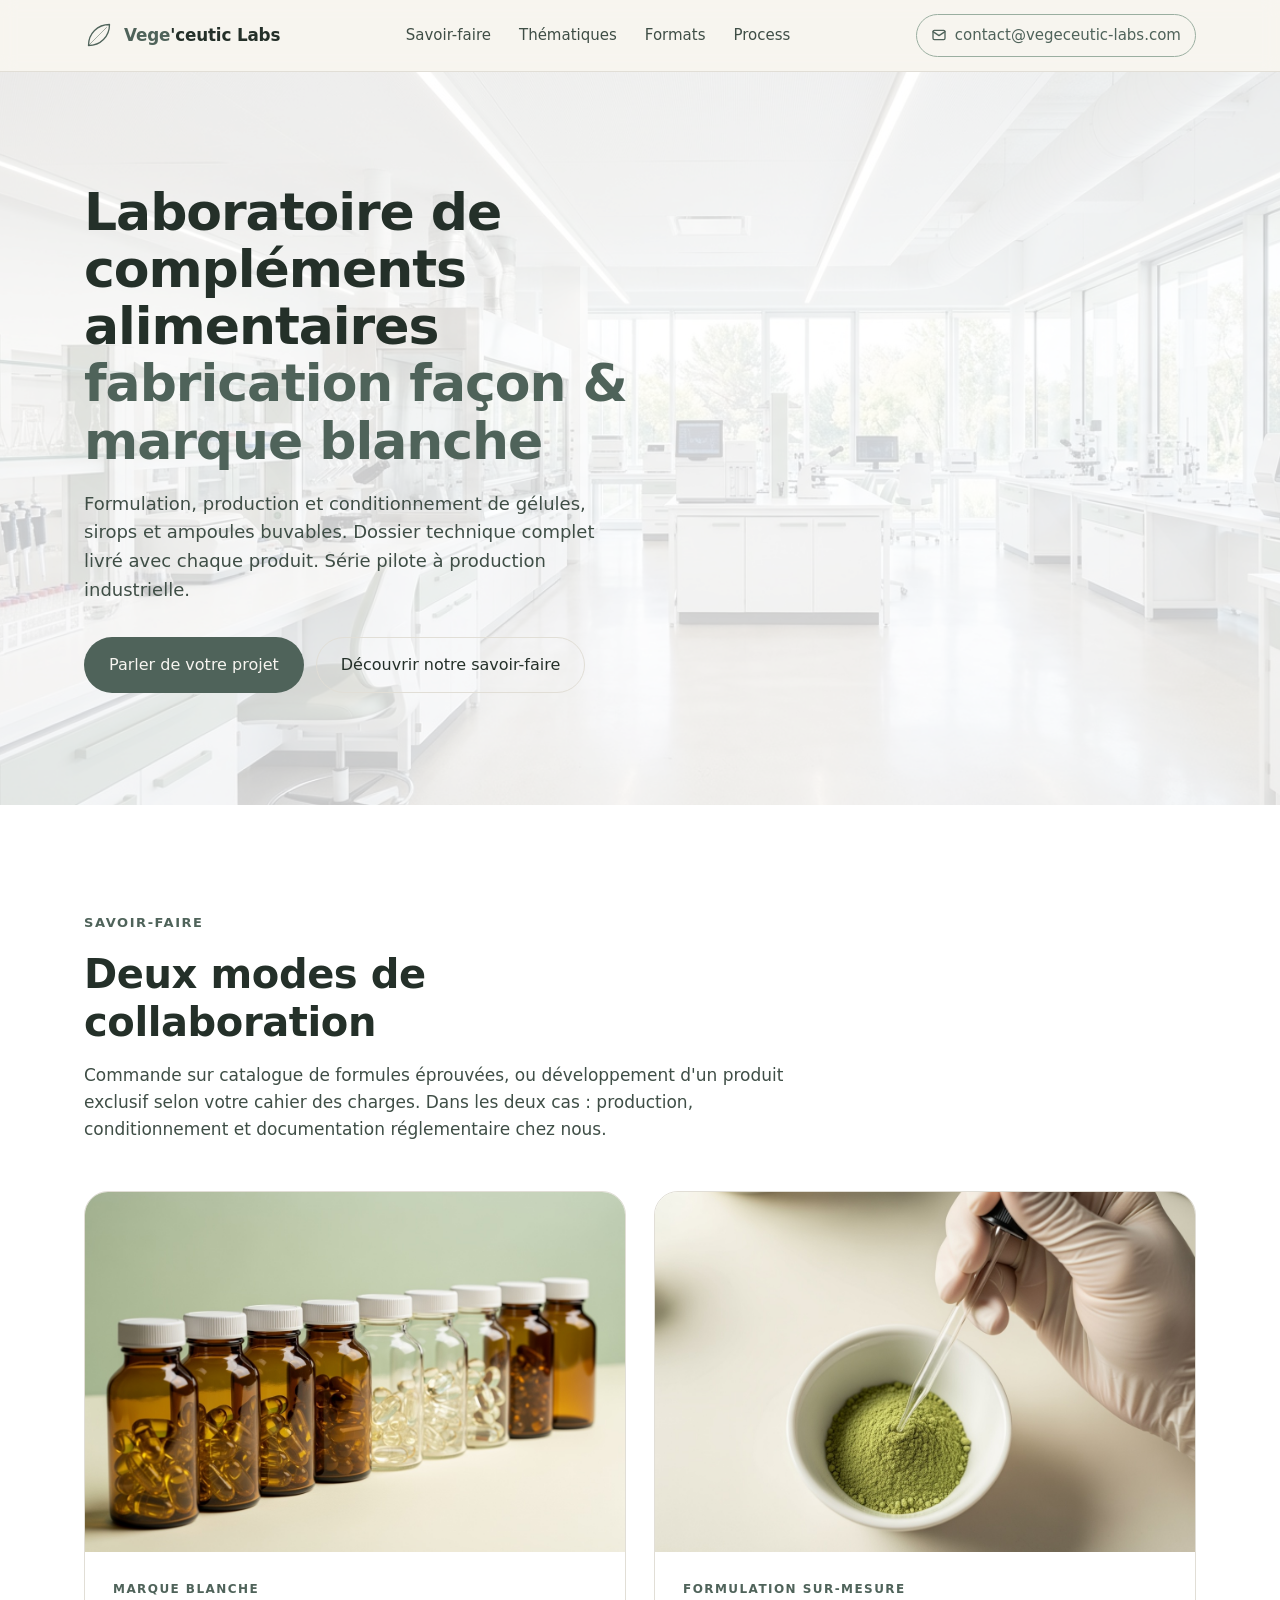
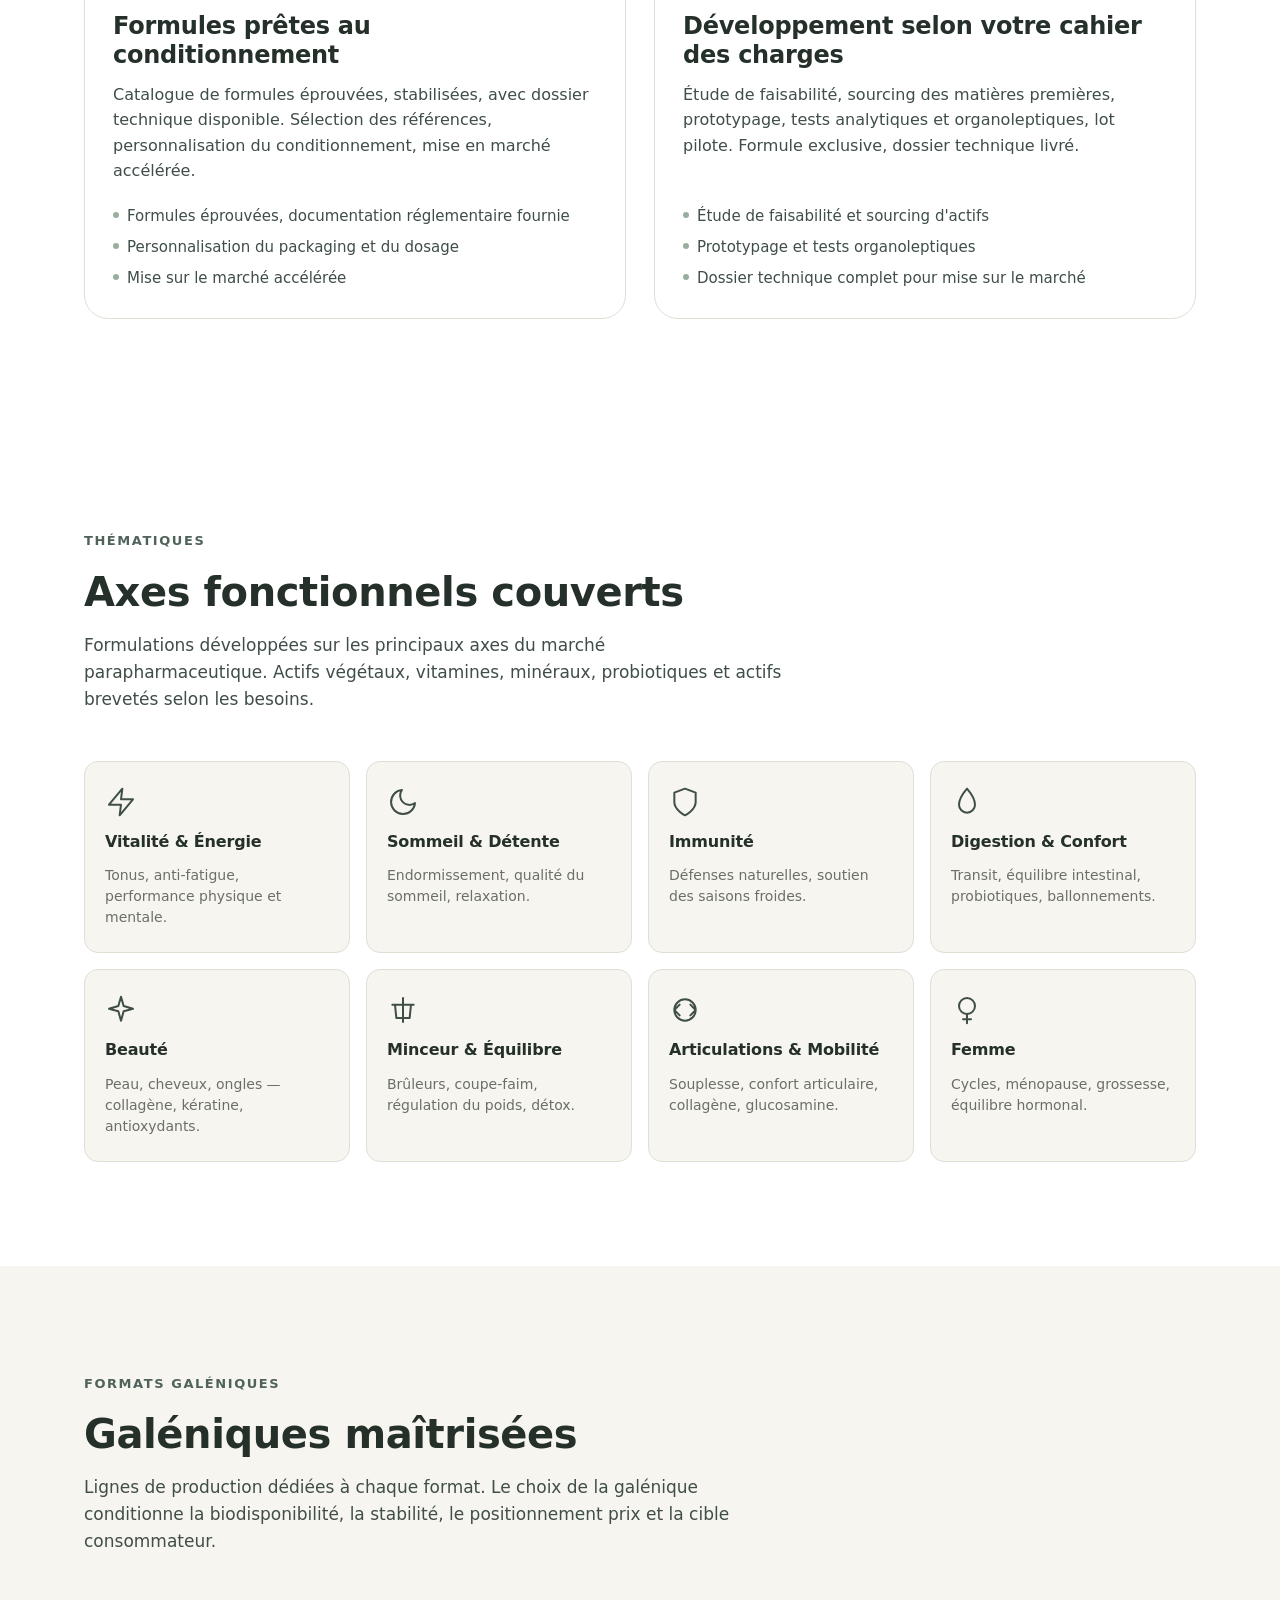
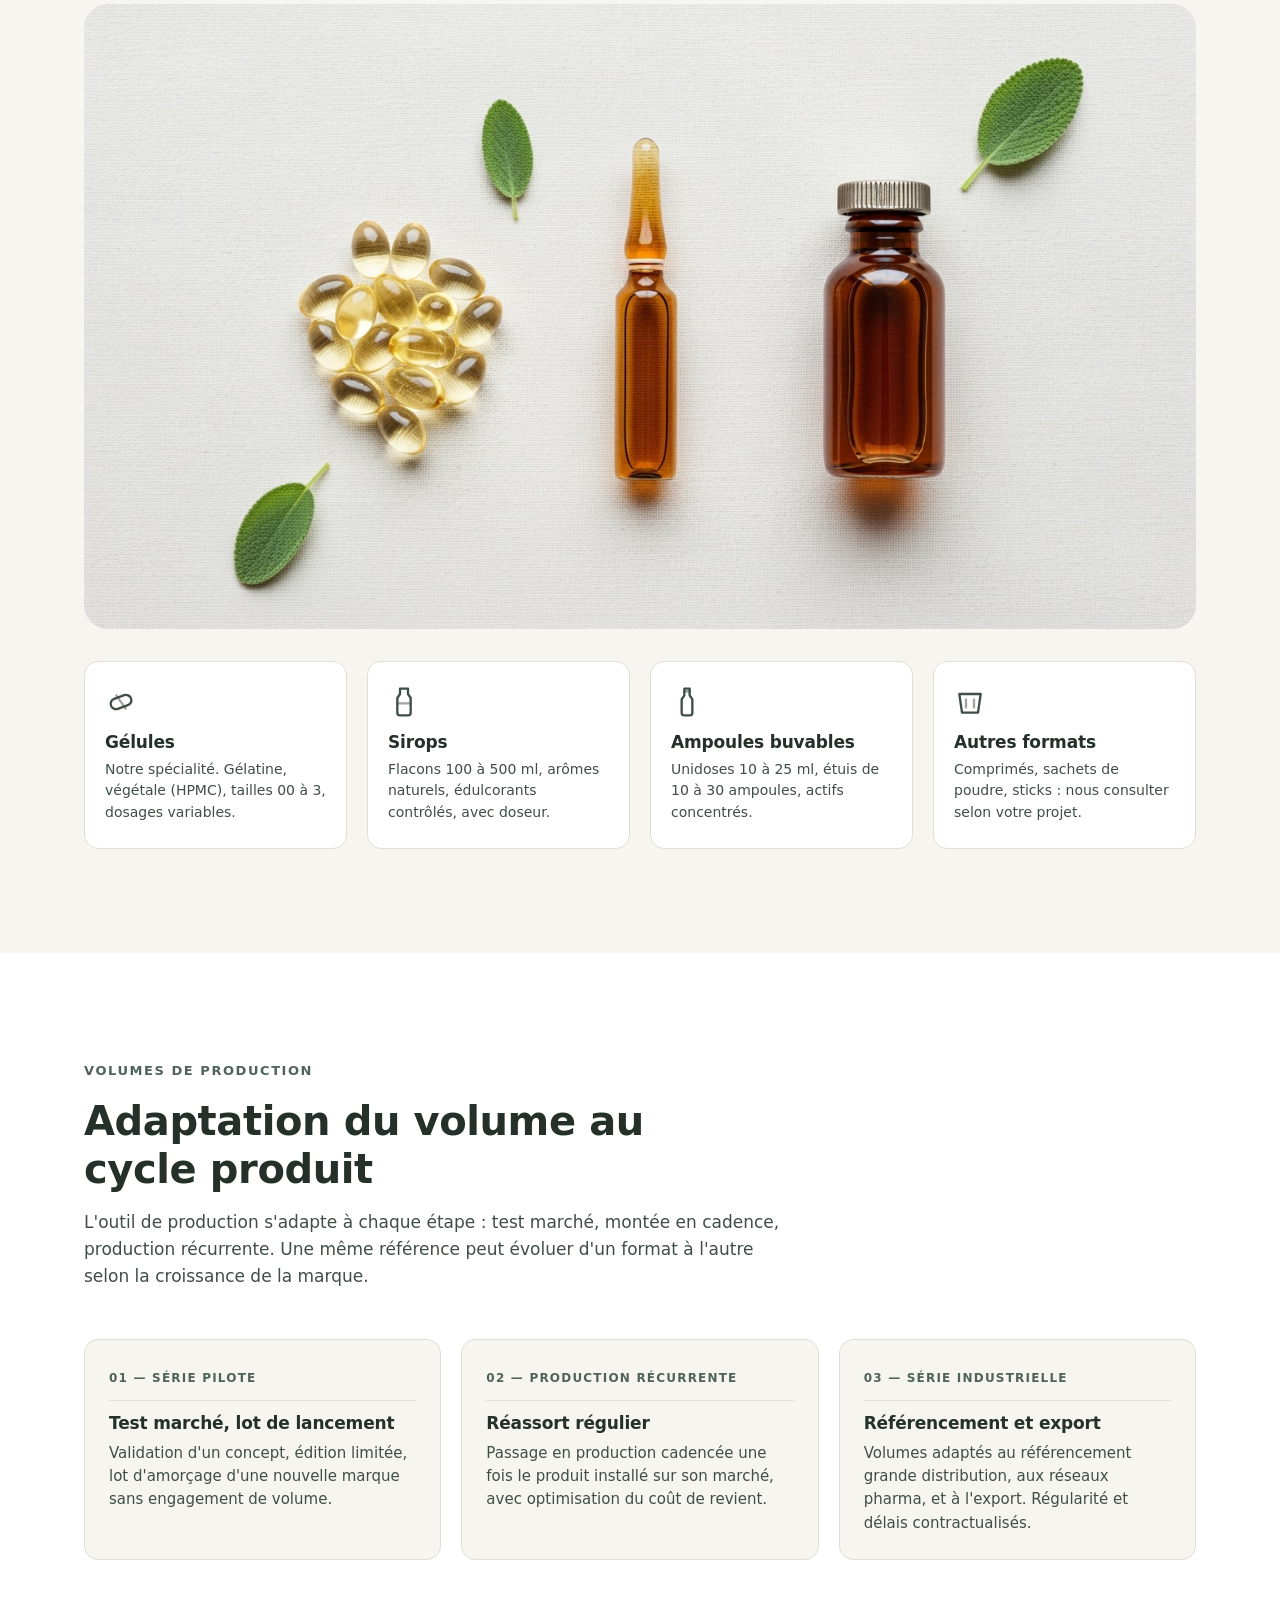
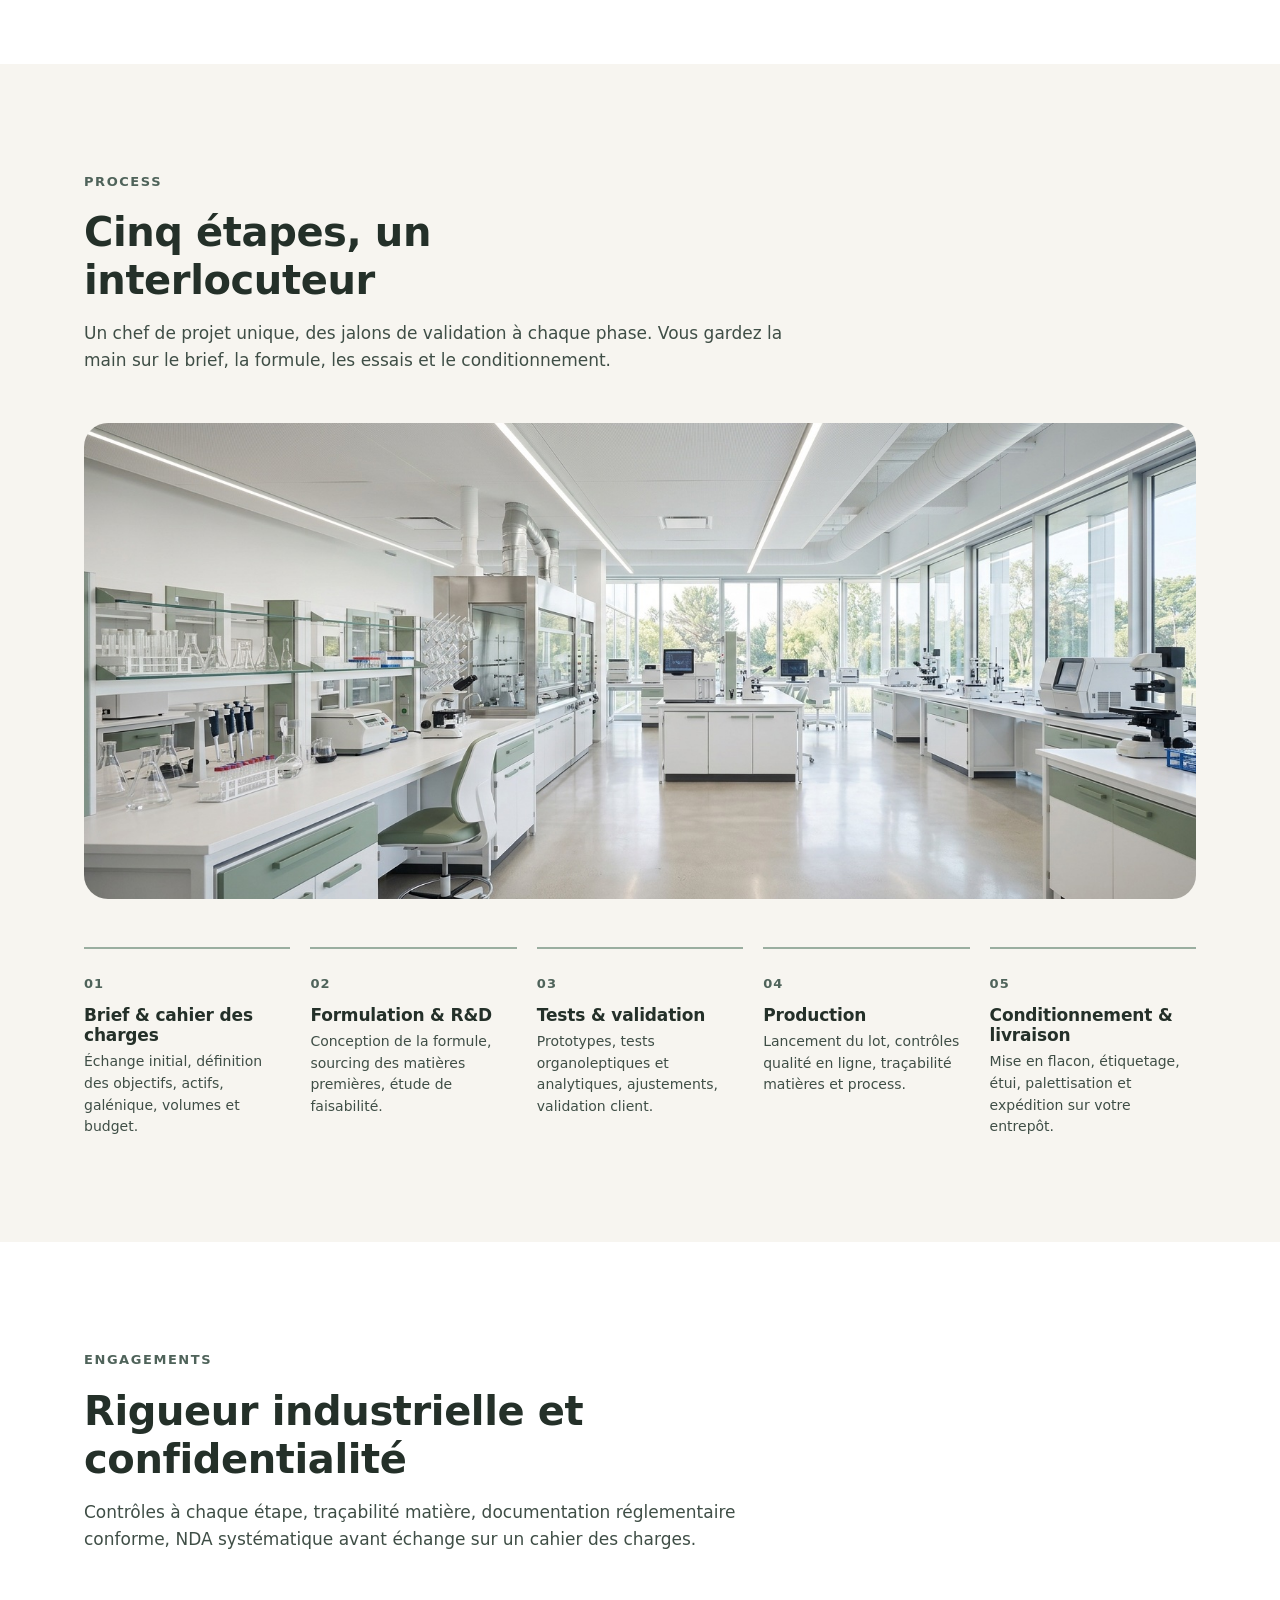
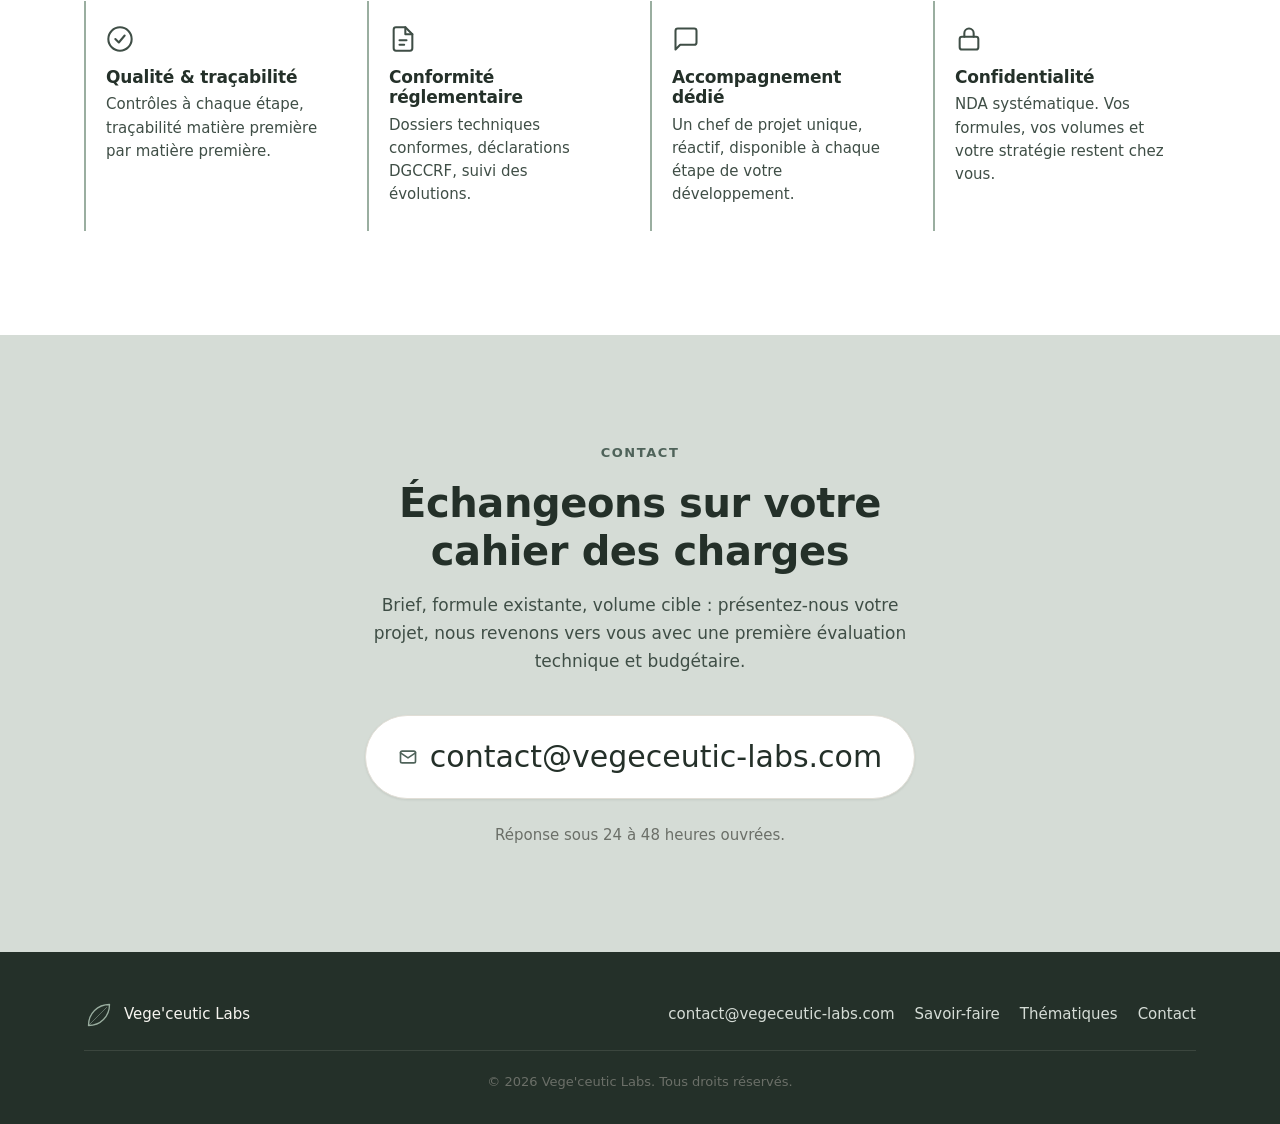
<file: index.html>
<!DOCTYPE html>
<html lang="fr">
<head>
    <meta charset="UTF-8">
    <meta name="viewport" content="width=device-width, initial-scale=1.0">
    <meta name="robots" content="index, follow">
    <meta name="theme-color" content="#F7F5F0">

    <title>Vege'ceutic Labs — Laboratoire parapharmaceutique · Marque blanche & formulation sur-mesure</title>
    <meta name="description" content="Laboratoire parapharmaceutique B2B spécialisé en gélules, sirops et ampoules. Marque blanche, formulation sur-mesure, flexibilité sur petites, moyennes et grandes séries.">

    <link rel="canonical" href="https://vegeceutic-labs.com/">

    <!-- Open Graph -->
    <meta property="og:type" content="website">
    <meta property="og:locale" content="fr_FR">
    <meta property="og:site_name" content="Vege'ceutic Labs">
    <meta property="og:title" content="Vege'ceutic Labs — Laboratoire parapharmaceutique B2B">
    <meta property="og:description" content="Marque blanche & formulation sur-mesure — gélules, sirops, ampoules. Petites, moyennes et grandes séries.">
    <meta property="og:url" content="https://vegeceutic-labs.com/">
    <meta property="og:image" content="https://vegeceutic-labs.com/assets/og-image.jpg">

    <!-- Twitter -->
    <meta name="twitter:card" content="summary_large_image">
    <meta name="twitter:title" content="Vege'ceutic Labs — Laboratoire parapharmaceutique B2B">
    <meta name="twitter:description" content="Marque blanche & formulation sur-mesure — gélules, sirops, ampoules.">
    <meta name="twitter:image" content="https://vegeceutic-labs.com/assets/og-image.jpg">

    <!-- Favicon -->
    <link rel="icon" type="image/svg+xml" href="assets/favicon.svg">
    <link rel="icon" type="image/x-icon" href="assets/favicon.ico">
    <link rel="apple-touch-icon" href="assets/apple-touch-icon.png">

    <!-- CSS -->
    <link rel="stylesheet" href="css/style.css?v=20260423a">

    <!-- Schema.org -->
    <script type="application/ld+json">
    {
        "@context": "https://schema.org",
        "@type": "Organization",
        "name": "Vege'ceutic Labs",
        "url": "https://vegeceutic-labs.com",
        "email": "contact@vegeceutic-labs.com",
        "description": "Laboratoire parapharmaceutique B2B — marque blanche et formulation sur-mesure de compléments alimentaires (gélules, sirops, ampoules).",
        "logo": "https://vegeceutic-labs.com/assets/og-image.jpg",
        "areaServed": "FR",
        "contactPoint": {
            "@type": "ContactPoint",
            "email": "contact@vegeceutic-labs.com",
            "contactType": "sales",
            "availableLanguage": ["fr", "en"]
        }
    }
    </script>
</head>
<body>

    <!-- ===================== HEADER ===================== -->
    <header class="site-header">
        <div class="site-header__inner">
            <a href="./" class="brand" aria-label="Vege'ceutic Labs — accueil">
                <svg class="brand__mark" viewBox="0 0 40 40" fill="none" stroke="currentColor" stroke-width="1.75" stroke-linecap="round" stroke-linejoin="round" aria-hidden="true">
                    <path d="M6 34 C6 18 18 6 34 6 C34 22 22 34 6 34 Z"/>
                    <path d="M6 34 L30 10" stroke-width="1.25" opacity="0.55"/>
                </svg>
                <span class="brand__name"><em>Vege</em>'ceutic Labs</span>
            </a>

            <nav class="site-nav" aria-label="Navigation principale">
                <a href="#savoir-faire">Savoir-faire</a>
                <a href="#thematiques">Thématiques</a>
                <a href="#formats">Formats</a>
                <a href="#process">Process</a>
            </nav>

            <a href="mailto:contact@vegeceutic-labs.com" class="header-contact">
                <svg class="header-contact__icon" viewBox="0 0 24 24" fill="none" stroke="currentColor" stroke-width="2" stroke-linecap="round" stroke-linejoin="round" aria-hidden="true">
                    <rect x="3" y="5" width="18" height="14" rx="2"/>
                    <path d="m3 7 9 6 9-6"/>
                </svg>
                <span class="header-contact__label">contact@vegeceutic-labs.com</span>
            </a>
        </div>
    </header>

    <main>

        <!-- ===================== HERO ===================== -->
        <section class="hero">
            <div class="hero__bg" aria-hidden="true"></div>
            <div class="wrap">
                <div class="hero__inner">
                    <h1>Laboratoire de compléments alimentaires<br><em>fabrication façon &amp; marque blanche</em></h1>
                    <p>Formulation, production et conditionnement de gélules, sirops et ampoules buvables. Dossier technique complet livré avec chaque produit. Série pilote à production industrielle.</p>
                    <div class="hero__cta">
                        <a href="mailto:contact@vegeceutic-labs.com" class="btn btn--primary">Parler de votre projet</a>
                        <a href="#savoir-faire" class="btn btn--ghost">Découvrir notre savoir-faire</a>
                    </div>
                </div>
            </div>
        </section>

        <!-- ===================== SAVOIR-FAIRE (2 voies) ===================== -->
        <section class="voies" id="savoir-faire">
            <div class="wrap">
                <span class="eyebrow">Savoir-faire</span>
                <h2 class="section-title">Deux modes de collaboration</h2>
                <p class="section-lede">Commande sur catalogue de formules éprouvées, ou développement d'un produit exclusif selon votre cahier des charges. Dans les deux cas : production, conditionnement et documentation réglementaire chez nous.</p>

                <div class="voies__grid">
                    <article class="voie">
                        <div class="voie__media">
                            <img src="assets/marque-blanche.jpg" alt="Alignement de flacons pharmaceutiques neutres sans étiquette" loading="lazy" width="900" height="600">
                        </div>
                        <div class="voie__body">
                            <span class="voie__tag">Marque blanche</span>
                            <h3 class="voie__title">Formules prêtes au conditionnement</h3>
                            <p class="voie__desc">Catalogue de formules éprouvées, stabilisées, avec dossier technique disponible. Sélection des références, personnalisation du conditionnement, mise en marché accélérée.</p>
                            <ul class="voie__bullets">
                                <li>Formules éprouvées, documentation réglementaire fournie</li>
                                <li>Personnalisation du packaging et du dosage</li>
                                <li>Mise sur le marché accélérée</li>
                            </ul>
                        </div>
                    </article>

                    <article class="voie">
                        <div class="voie__media">
                            <img src="assets/formulation.jpg" alt="Main gantée tenant une pipette au-dessus d'une poudre végétale en laboratoire" loading="lazy" width="900" height="600">
                        </div>
                        <div class="voie__body">
                            <span class="voie__tag">Formulation sur-mesure</span>
                            <h3 class="voie__title">Développement selon votre cahier des charges</h3>
                            <p class="voie__desc">Étude de faisabilité, sourcing des matières premières, prototypage, tests analytiques et organoleptiques, lot pilote. Formule exclusive, dossier technique livré.</p>
                            <ul class="voie__bullets">
                                <li>Étude de faisabilité et sourcing d'actifs</li>
                                <li>Prototypage et tests organoleptiques</li>
                                <li>Dossier technique complet pour mise sur le marché</li>
                            </ul>
                        </div>
                    </article>
                </div>
            </div>
        </section>

        <!-- ===================== THÉMATIQUES ===================== -->
        <section class="themes" id="thematiques">
            <div class="wrap">
                <span class="eyebrow">Thématiques</span>
                <h2 class="section-title">Axes fonctionnels couverts</h2>
                <p class="section-lede">Formulations développées sur les principaux axes du marché parapharmaceutique. Actifs végétaux, vitamines, minéraux, probiotiques et actifs brevetés selon les besoins.</p>

                <div class="themes__grid">
                    <div class="theme">
                        <svg class="theme__icon" viewBox="0 0 24 24" fill="none" stroke="currentColor" stroke-width="1.75" stroke-linecap="round" stroke-linejoin="round" aria-hidden="true">
                            <path d="M13 2 3 14h9l-1 8 10-12h-9l1-8z"/>
                        </svg>
                        <h3 class="theme__label">Vitalité &amp; Énergie</h3>
                        <p class="theme__desc">Tonus, anti-fatigue, performance physique et mentale.</p>
                    </div>

                    <div class="theme">
                        <svg class="theme__icon" viewBox="0 0 24 24" fill="none" stroke="currentColor" stroke-width="1.75" stroke-linecap="round" stroke-linejoin="round" aria-hidden="true">
                            <path d="M21 12.79A9 9 0 1 1 11.21 3 7 7 0 0 0 21 12.79z"/>
                        </svg>
                        <h3 class="theme__label">Sommeil &amp; Détente</h3>
                        <p class="theme__desc">Endormissement, qualité du sommeil, relaxation.</p>
                    </div>

                    <div class="theme">
                        <svg class="theme__icon" viewBox="0 0 24 24" fill="none" stroke="currentColor" stroke-width="1.75" stroke-linecap="round" stroke-linejoin="round" aria-hidden="true">
                            <path d="M12 22s8-4 8-10V5l-8-3-8 3v7c0 6 8 10 8 10z"/>
                        </svg>
                        <h3 class="theme__label">Immunité</h3>
                        <p class="theme__desc">Défenses naturelles, soutien des saisons froides.</p>
                    </div>

                    <div class="theme">
                        <svg class="theme__icon" viewBox="0 0 24 24" fill="none" stroke="currentColor" stroke-width="1.75" stroke-linecap="round" stroke-linejoin="round" aria-hidden="true">
                            <path d="M12 2s-6 7-6 12a6 6 0 0 0 12 0c0-5-6-12-6-12z"/>
                        </svg>
                        <h3 class="theme__label">Digestion &amp; Confort</h3>
                        <p class="theme__desc">Transit, équilibre intestinal, probiotiques, ballonnements.</p>
                    </div>

                    <div class="theme">
                        <svg class="theme__icon" viewBox="0 0 24 24" fill="none" stroke="currentColor" stroke-width="1.75" stroke-linecap="round" stroke-linejoin="round" aria-hidden="true">
                            <path d="M12 2 14 9l7 2-7 2-2 7-2-7-7-2 7-2 2-7z"/>
                        </svg>
                        <h3 class="theme__label">Beauté</h3>
                        <p class="theme__desc">Peau, cheveux, ongles — collagène, kératine, antioxydants.</p>
                    </div>

                    <div class="theme">
                        <svg class="theme__icon" viewBox="0 0 24 24" fill="none" stroke="currentColor" stroke-width="1.75" stroke-linecap="round" stroke-linejoin="round" aria-hidden="true">
                            <path d="M12 3v18M4 8h16M6 8l1 10h10l1-10"/>
                        </svg>
                        <h3 class="theme__label">Minceur &amp; Équilibre</h3>
                        <p class="theme__desc">Brûleurs, coupe-faim, régulation du poids, détox.</p>
                    </div>

                    <div class="theme">
                        <svg class="theme__icon" viewBox="0 0 24 24" fill="none" stroke="currentColor" stroke-width="1.75" stroke-linecap="round" stroke-linejoin="round" aria-hidden="true">
                            <path d="M4 12a8 8 0 0 1 16 0M20 12a8 8 0 0 1-16 0M8 8l-4 4 4 4M16 16l4-4-4-4"/>
                        </svg>
                        <h3 class="theme__label">Articulations &amp; Mobilité</h3>
                        <p class="theme__desc">Souplesse, confort articulaire, collagène, glucosamine.</p>
                    </div>

                    <div class="theme">
                        <svg class="theme__icon" viewBox="0 0 24 24" fill="none" stroke="currentColor" stroke-width="1.75" stroke-linecap="round" stroke-linejoin="round" aria-hidden="true">
                            <circle cx="12" cy="9" r="6"/>
                            <path d="M12 15v7M9 19h6"/>
                        </svg>
                        <h3 class="theme__label">Femme</h3>
                        <p class="theme__desc">Cycles, ménopause, grossesse, équilibre hormonal.</p>
                    </div>
                </div>
            </div>
        </section>

        <!-- ===================== FORMATS ===================== -->
        <section id="formats">
            <div class="wrap">
                <span class="eyebrow">Formats galéniques</span>
                <h2 class="section-title">Galéniques maîtrisées</h2>
                <p class="section-lede">Lignes de production dédiées à chaque format. Le choix de la galénique conditionne la biodisponibilité, la stabilité, le positionnement prix et la cible consommateur.</p>

                <div class="formats__media">
                    <img src="assets/formats.jpg" alt="Composition de trois formats galéniques : gélules, ampoule et sirop" loading="lazy" width="1600" height="900">
                </div>

                <div class="formats__grid">
                    <div class="format">
                        <svg class="format__icon" viewBox="0 0 24 24" fill="none" stroke="currentColor" stroke-width="1.75" stroke-linecap="round" stroke-linejoin="round" aria-hidden="true">
                            <rect x="4" y="8" width="16" height="8" rx="4" transform="rotate(-20 12 12)"/>
                            <path d="M8.5 7 15.5 17" opacity="0.5"/>
                        </svg>
                        <h3 class="format__label">Gélules</h3>
                        <p class="format__desc">Notre spécialité. Gélatine, végétale (HPMC), tailles 00 à 3, dosages variables.</p>
                    </div>

                    <div class="format">
                        <svg class="format__icon" viewBox="0 0 24 24" fill="none" stroke="currentColor" stroke-width="1.75" stroke-linecap="round" stroke-linejoin="round" aria-hidden="true">
                            <path d="M9 2h6v4l2 3v11a2 2 0 0 1-2 2H9a2 2 0 0 1-2-2V9l2-3V2z"/>
                            <path d="M7 13h10" opacity="0.5"/>
                        </svg>
                        <h3 class="format__label">Sirops</h3>
                        <p class="format__desc">Flacons 100 à 500 ml, arômes naturels, édulcorants contrôlés, avec doseur.</p>
                    </div>

                    <div class="format">
                        <svg class="format__icon" viewBox="0 0 24 24" fill="none" stroke="currentColor" stroke-width="1.75" stroke-linecap="round" stroke-linejoin="round" aria-hidden="true">
                            <path d="M10 2h4v5l2 3v10a2 2 0 0 1-2 2h-4a2 2 0 0 1-2-2V10l2-3V2z"/>
                            <path d="M10 4h4" opacity="0.6"/>
                        </svg>
                        <h3 class="format__label">Ampoules buvables</h3>
                        <p class="format__desc">Unidoses 10 à 25 ml, étuis de 10 à 30 ampoules, actifs concentrés.</p>
                    </div>

                    <div class="format">
                        <svg class="format__icon" viewBox="0 0 24 24" fill="none" stroke="currentColor" stroke-width="1.75" stroke-linecap="round" stroke-linejoin="round" aria-hidden="true">
                            <path d="M4 6h16l-2 14H6L4 6z"/>
                            <path d="M9 10v6M15 10v6" opacity="0.5"/>
                        </svg>
                        <h3 class="format__label">Autres formats</h3>
                        <p class="format__desc">Comprimés, sachets de poudre, sticks : nous consulter selon votre projet.</p>
                    </div>
                </div>
            </div>
        </section>

        <!-- ===================== QUANTITÉS ===================== -->
        <section class="quantites">
            <div class="wrap">
                <span class="eyebrow">Volumes de production</span>
                <h2 class="section-title">Adaptation du volume au cycle produit</h2>
                <p class="section-lede">L'outil de production s'adapte à chaque étape : test marché, montée en cadence, production récurrente. Une même référence peut évoluer d'un format à l'autre selon la croissance de la marque.</p>

                <div class="quantites__grid">
                    <div class="quantite">
                        <span class="quantite__tag">01 — Série pilote</span>
                        <h3 class="quantite__label">Test marché, lot de lancement</h3>
                        <p class="quantite__desc">Validation d'un concept, édition limitée, lot d'amorçage d'une nouvelle marque sans engagement de volume.</p>
                    </div>
                    <div class="quantite">
                        <span class="quantite__tag">02 — Production récurrente</span>
                        <h3 class="quantite__label">Réassort régulier</h3>
                        <p class="quantite__desc">Passage en production cadencée une fois le produit installé sur son marché, avec optimisation du coût de revient.</p>
                    </div>
                    <div class="quantite">
                        <span class="quantite__tag">03 — Série industrielle</span>
                        <h3 class="quantite__label">Référencement et export</h3>
                        <p class="quantite__desc">Volumes adaptés au référencement grande distribution, aux réseaux pharma, et à l'export. Régularité et délais contractualisés.</p>
                    </div>
                </div>
            </div>
        </section>

        <!-- ===================== PROCESS ===================== -->
        <section id="process">
            <div class="wrap">
                <span class="eyebrow">Process</span>
                <h2 class="section-title">Cinq étapes, un interlocuteur</h2>
                <p class="section-lede">Un chef de projet unique, des jalons de validation à chaque phase. Vous gardez la main sur le brief, la formule, les essais et le conditionnement.</p>

                <div class="process__media">
                    <img src="assets/atelier.jpg" alt="Atelier de production pharmaceutique moderne et épuré" loading="lazy" width="2100" height="900">
                </div>

                <ol class="process__steps">
                    <li class="step">
                        <h3 class="step__title">Brief &amp; cahier des charges</h3>
                        <p class="step__desc">Échange initial, définition des objectifs, actifs, galénique, volumes et budget.</p>
                    </li>
                    <li class="step">
                        <h3 class="step__title">Formulation &amp; R&amp;D</h3>
                        <p class="step__desc">Conception de la formule, sourcing des matières premières, étude de faisabilité.</p>
                    </li>
                    <li class="step">
                        <h3 class="step__title">Tests &amp; validation</h3>
                        <p class="step__desc">Prototypes, tests organoleptiques et analytiques, ajustements, validation client.</p>
                    </li>
                    <li class="step">
                        <h3 class="step__title">Production</h3>
                        <p class="step__desc">Lancement du lot, contrôles qualité en ligne, traçabilité matières et process.</p>
                    </li>
                    <li class="step">
                        <h3 class="step__title">Conditionnement &amp; livraison</h3>
                        <p class="step__desc">Mise en flacon, étiquetage, étui, palettisation et expédition sur votre entrepôt.</p>
                    </li>
                </ol>
            </div>
        </section>

        <!-- ===================== ENGAGEMENTS ===================== -->
        <section class="engagements">
            <div class="wrap">
                <span class="eyebrow">Engagements</span>
                <h2 class="section-title">Rigueur industrielle et confidentialité</h2>
                <p class="section-lede">Contrôles à chaque étape, traçabilité matière, documentation réglementaire conforme, NDA systématique avant échange sur un cahier des charges.</p>

                <div class="engagements__grid">
                    <div class="engagement">
                        <svg class="engagement__icon" viewBox="0 0 24 24" fill="none" stroke="currentColor" stroke-width="1.75" stroke-linecap="round" stroke-linejoin="round" aria-hidden="true">
                            <circle cx="12" cy="12" r="10"/>
                            <path d="m8 12 3 3 5-6"/>
                        </svg>
                        <h3 class="engagement__title">Qualité &amp; traçabilité</h3>
                        <p class="engagement__desc">Contrôles à chaque étape, traçabilité matière première par matière première.</p>
                    </div>
                    <div class="engagement">
                        <svg class="engagement__icon" viewBox="0 0 24 24" fill="none" stroke="currentColor" stroke-width="1.75" stroke-linecap="round" stroke-linejoin="round" aria-hidden="true">
                            <path d="M14 2H6a2 2 0 0 0-2 2v16a2 2 0 0 0 2 2h12a2 2 0 0 0 2-2V8z"/>
                            <path d="M14 2v6h6M9 13h6M9 17h4"/>
                        </svg>
                        <h3 class="engagement__title">Conformité réglementaire</h3>
                        <p class="engagement__desc">Dossiers techniques conformes, déclarations DGCCRF, suivi des évolutions.</p>
                    </div>
                    <div class="engagement">
                        <svg class="engagement__icon" viewBox="0 0 24 24" fill="none" stroke="currentColor" stroke-width="1.75" stroke-linecap="round" stroke-linejoin="round" aria-hidden="true">
                            <path d="M21 15a2 2 0 0 1-2 2H7l-4 4V5a2 2 0 0 1 2-2h14a2 2 0 0 1 2 2z"/>
                        </svg>
                        <h3 class="engagement__title">Accompagnement dédié</h3>
                        <p class="engagement__desc">Un chef de projet unique, réactif, disponible à chaque étape de votre développement.</p>
                    </div>
                    <div class="engagement">
                        <svg class="engagement__icon" viewBox="0 0 24 24" fill="none" stroke="currentColor" stroke-width="1.75" stroke-linecap="round" stroke-linejoin="round" aria-hidden="true">
                            <rect x="4" y="10" width="16" height="11" rx="2"/>
                            <path d="M8 10V7a4 4 0 0 1 8 0v3"/>
                        </svg>
                        <h3 class="engagement__title">Confidentialité</h3>
                        <p class="engagement__desc">NDA systématique. Vos formules, vos volumes et votre stratégie restent chez vous.</p>
                    </div>
                </div>
            </div>
        </section>

        <!-- ===================== CONTACT ===================== -->
        <section class="contact" id="contact">
            <div class="narrow">
                <span class="eyebrow">Contact</span>
                <h2 class="contact__title">Échangeons sur votre cahier des charges</h2>
                <p class="contact__desc">Brief, formule existante, volume cible&nbsp;: présentez-nous votre projet, nous revenons vers vous avec une première évaluation technique et budgétaire.</p>
                <a href="mailto:contact@vegeceutic-labs.com" class="contact__email" aria-label="Nous écrire à contact@vegeceutic-labs.com">
                    <svg viewBox="0 0 24 24" fill="none" stroke="currentColor" stroke-width="2" stroke-linecap="round" stroke-linejoin="round" aria-hidden="true">
                        <rect x="3" y="5" width="18" height="14" rx="2"/>
                        <path d="m3 7 9 6 9-6"/>
                    </svg>
                    contact@vegeceutic-labs.com
                </a>
                <p class="contact__note">Réponse sous 24 à 48 heures ouvrées.</p>
            </div>
        </section>

    </main>

    <!-- ===================== FOOTER ===================== -->
    <footer class="site-footer">
        <div class="wrap">
            <div class="site-footer__inner">
                <div class="site-footer__brand">
                    <svg class="brand__mark" viewBox="0 0 40 40" fill="none" stroke="currentColor" stroke-width="1.75" stroke-linecap="round" stroke-linejoin="round" aria-hidden="true">
                        <path d="M6 34 C6 18 18 6 34 6 C34 22 22 34 6 34 Z"/>
                        <path d="M6 34 L30 10" stroke-width="1.25" opacity="0.55"/>
                    </svg>
                    <span>Vege'ceutic Labs</span>
                </div>
                <div class="site-footer__links">
                    <a href="mailto:contact@vegeceutic-labs.com">contact@vegeceutic-labs.com</a>
                    <a href="#savoir-faire">Savoir-faire</a>
                    <a href="#thematiques">Thématiques</a>
                    <a href="#contact">Contact</a>
                </div>
            </div>
            <div class="site-footer__meta">
                &copy; <span id="year">2026</span> Vege'ceutic Labs. Tous droits réservés.
            </div>
        </div>
    </footer>

    <script src="js/main.js?v=20260423a"></script>
</body>
</html>
</file>
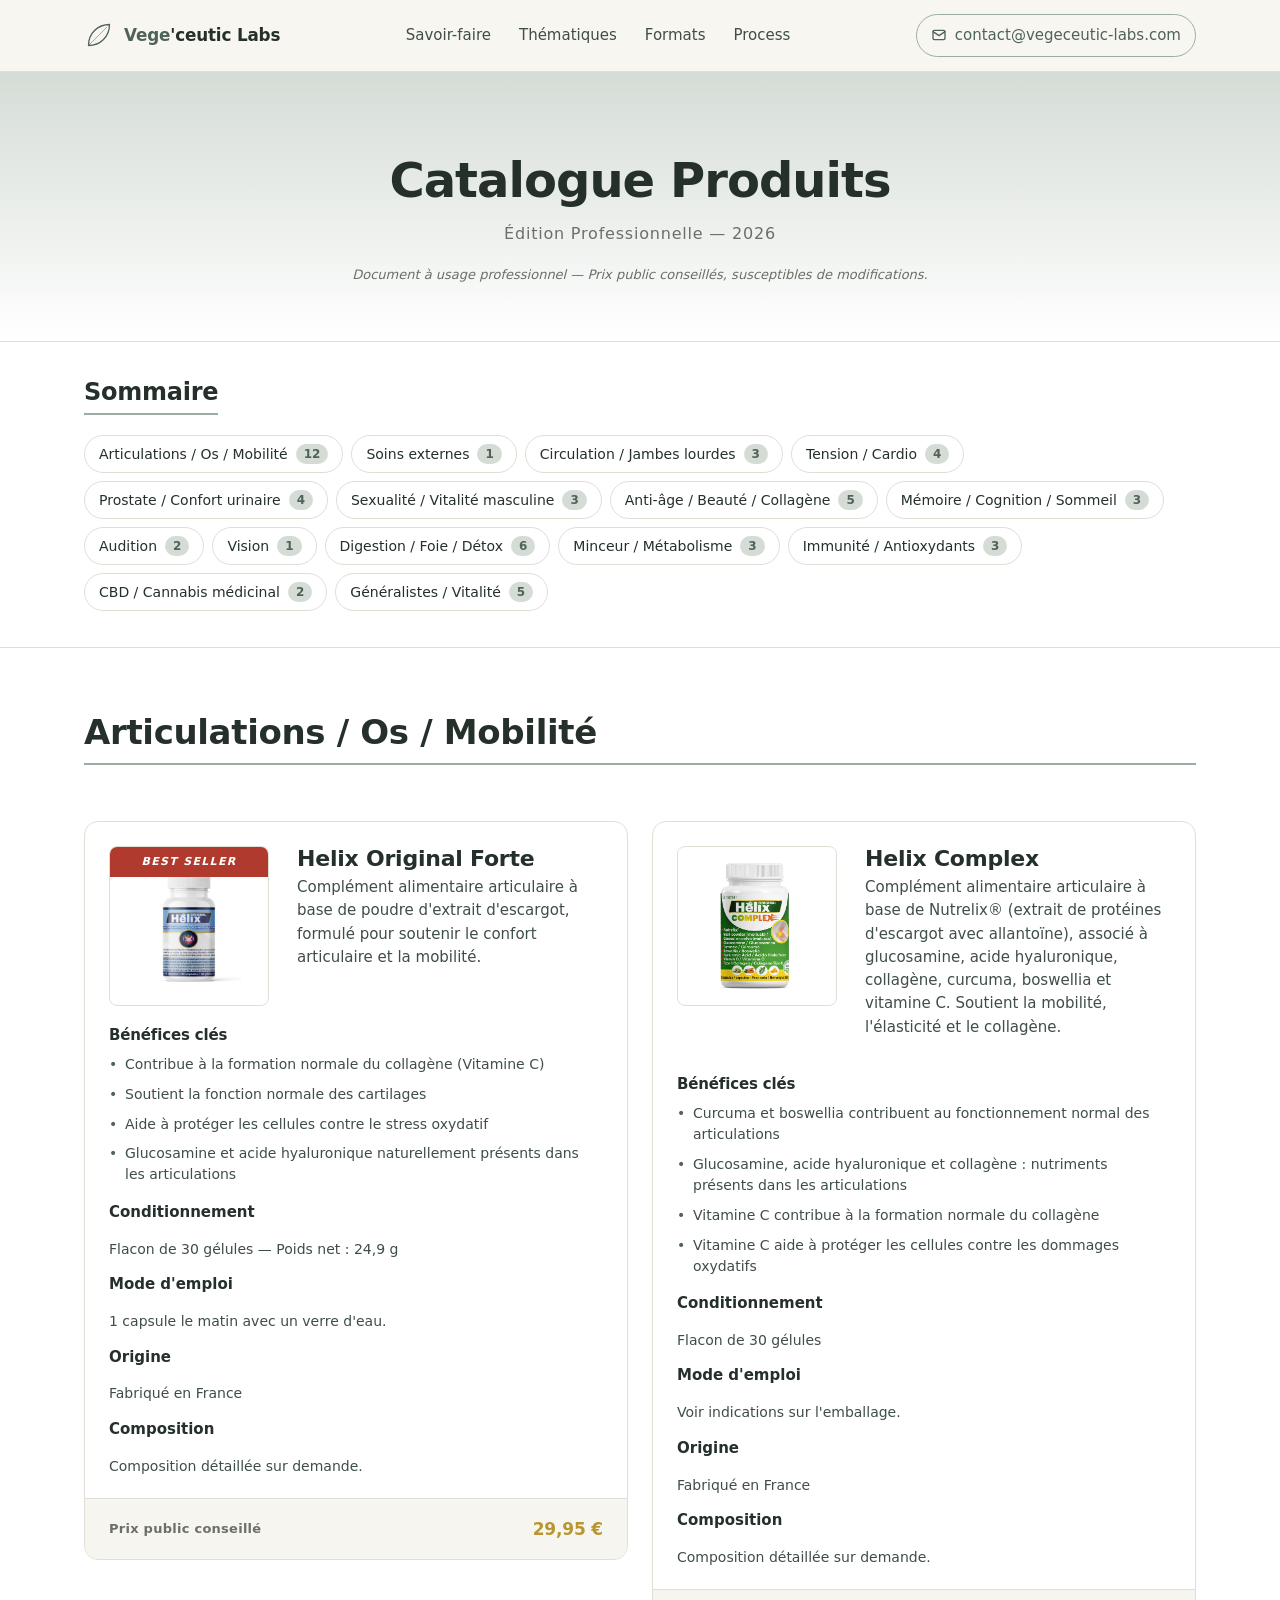
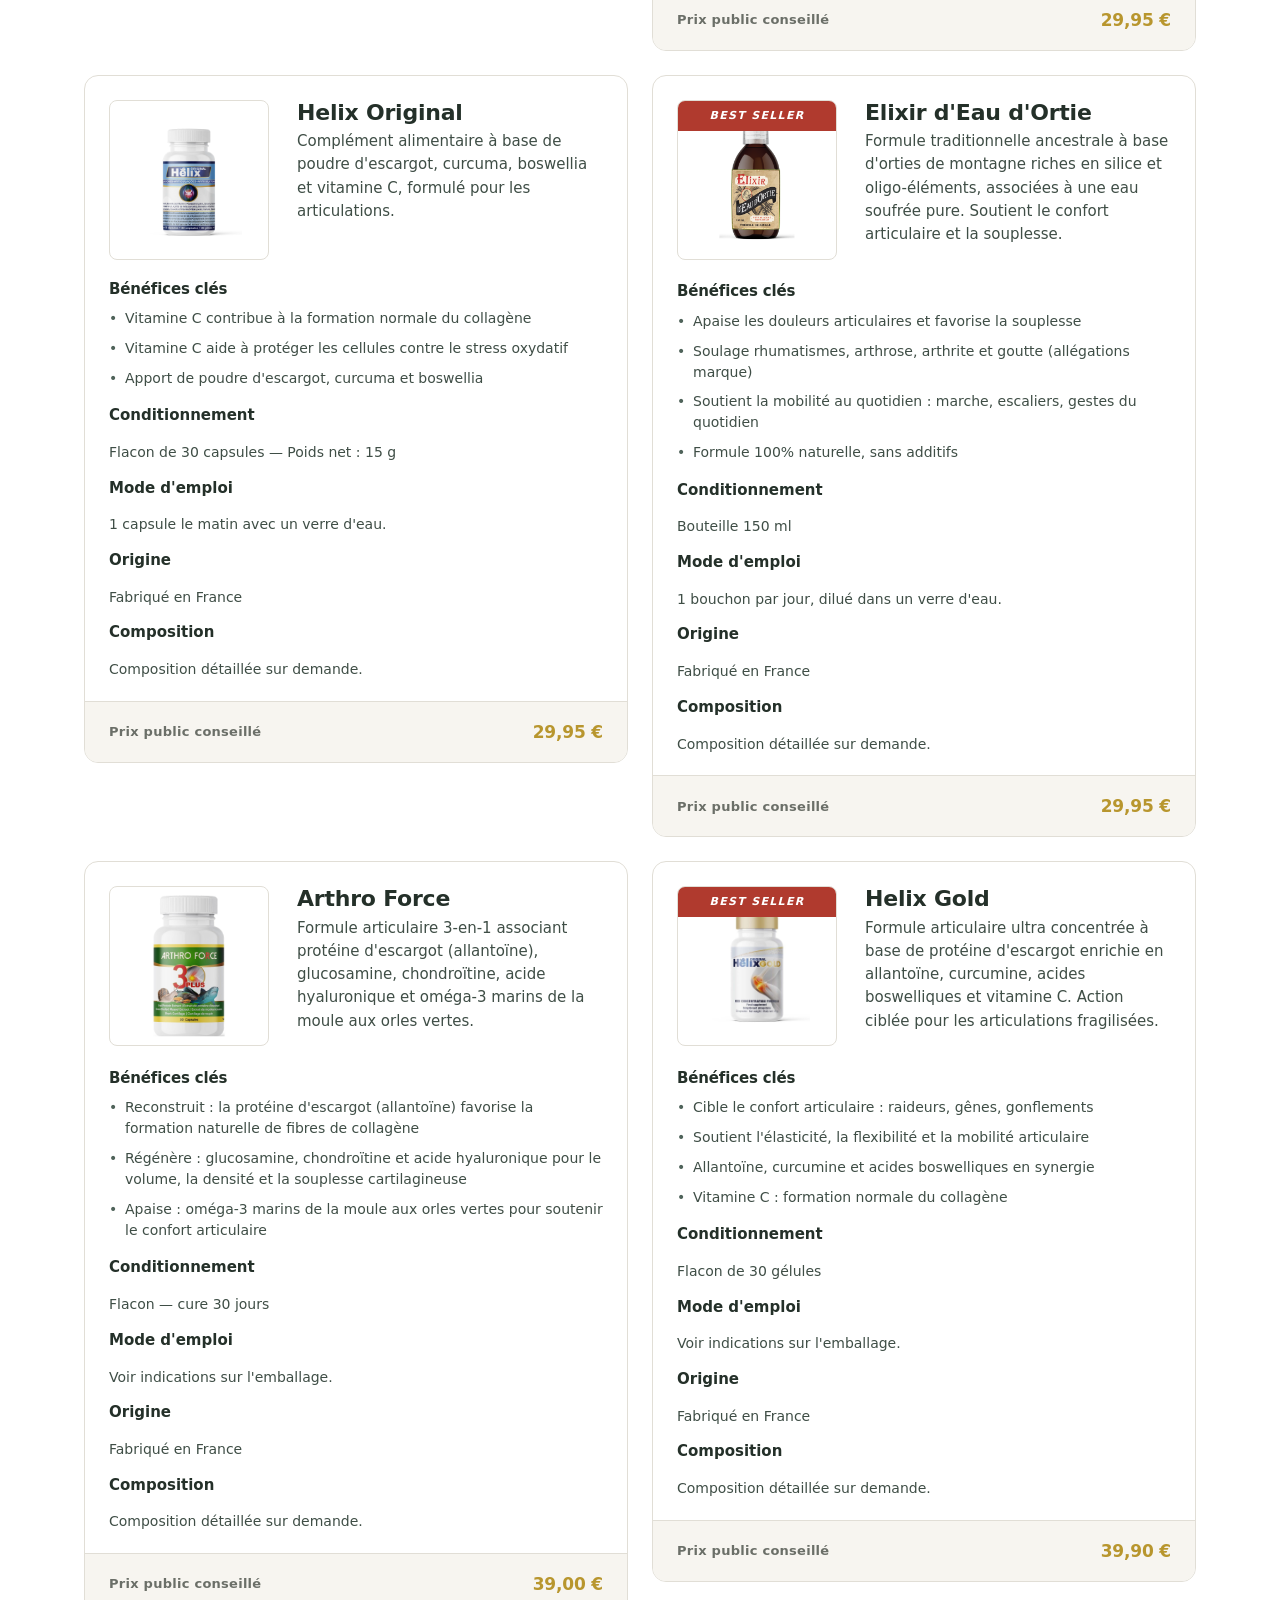
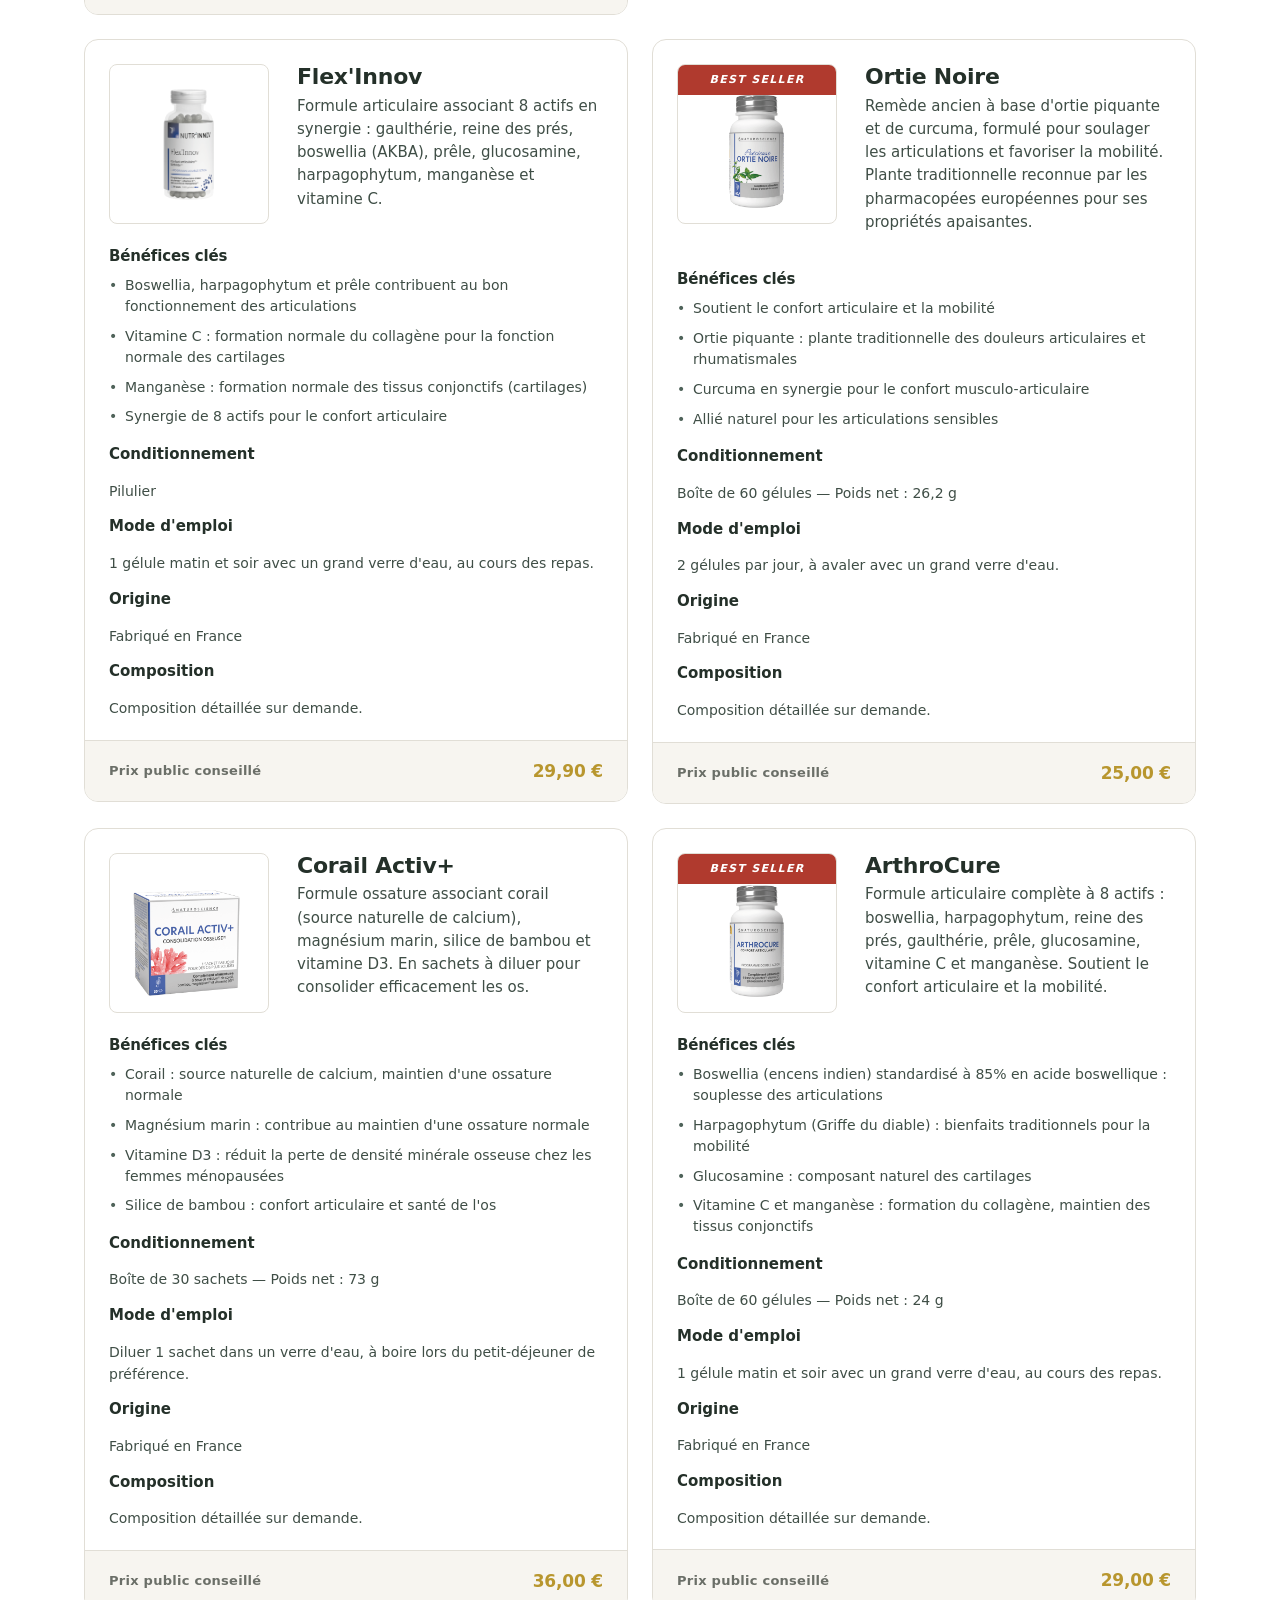
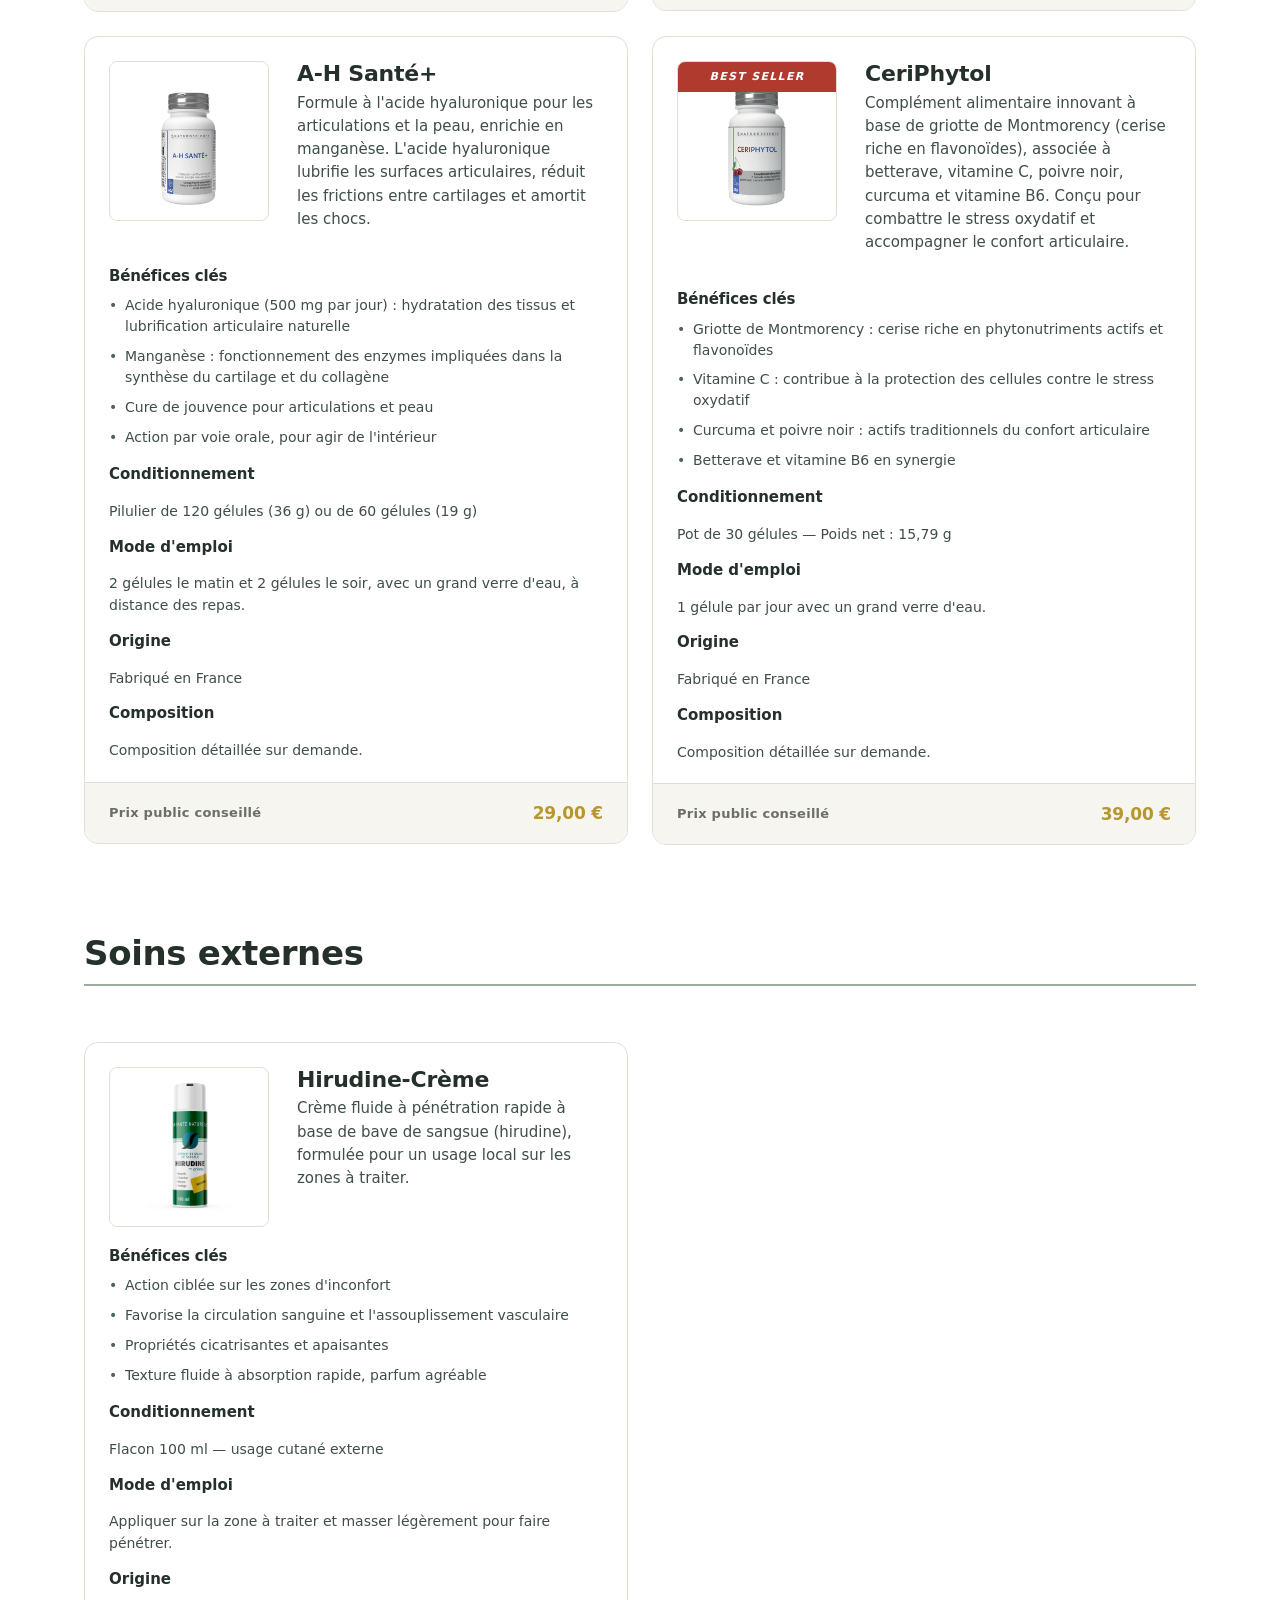
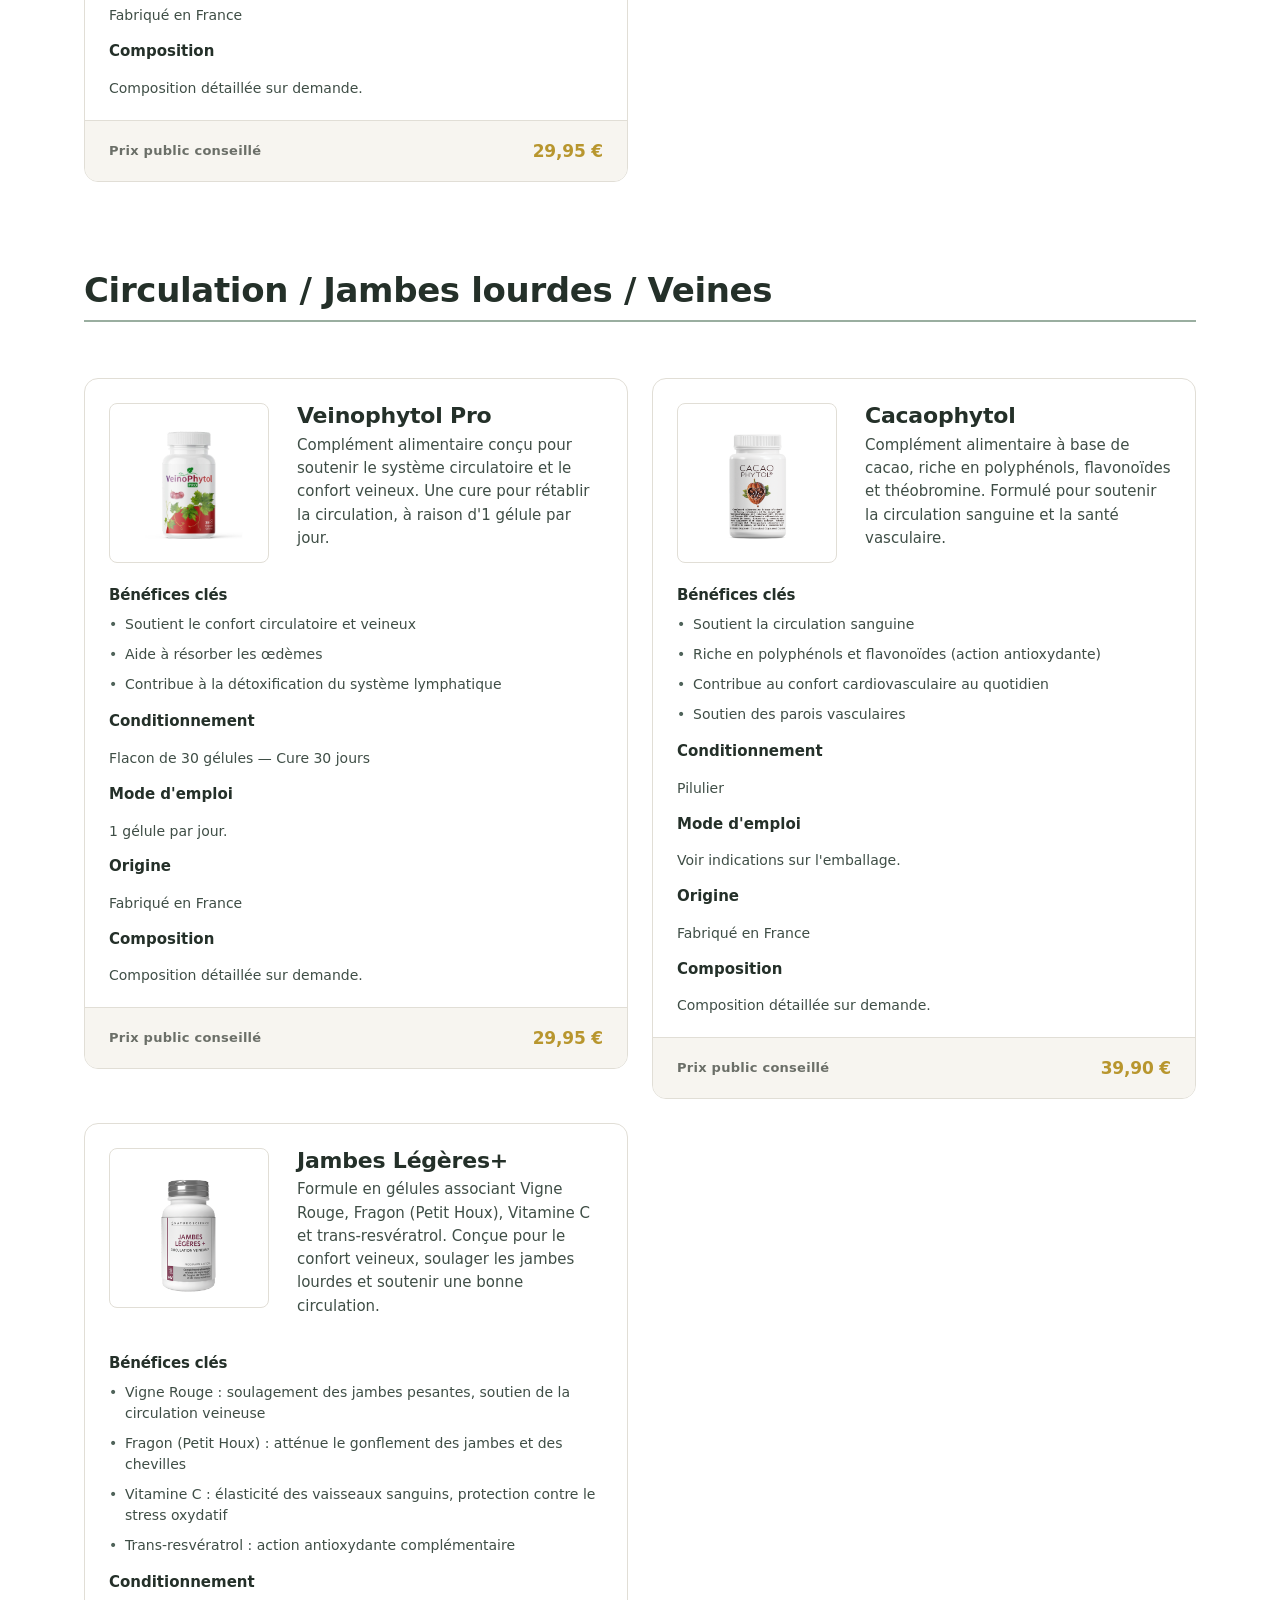
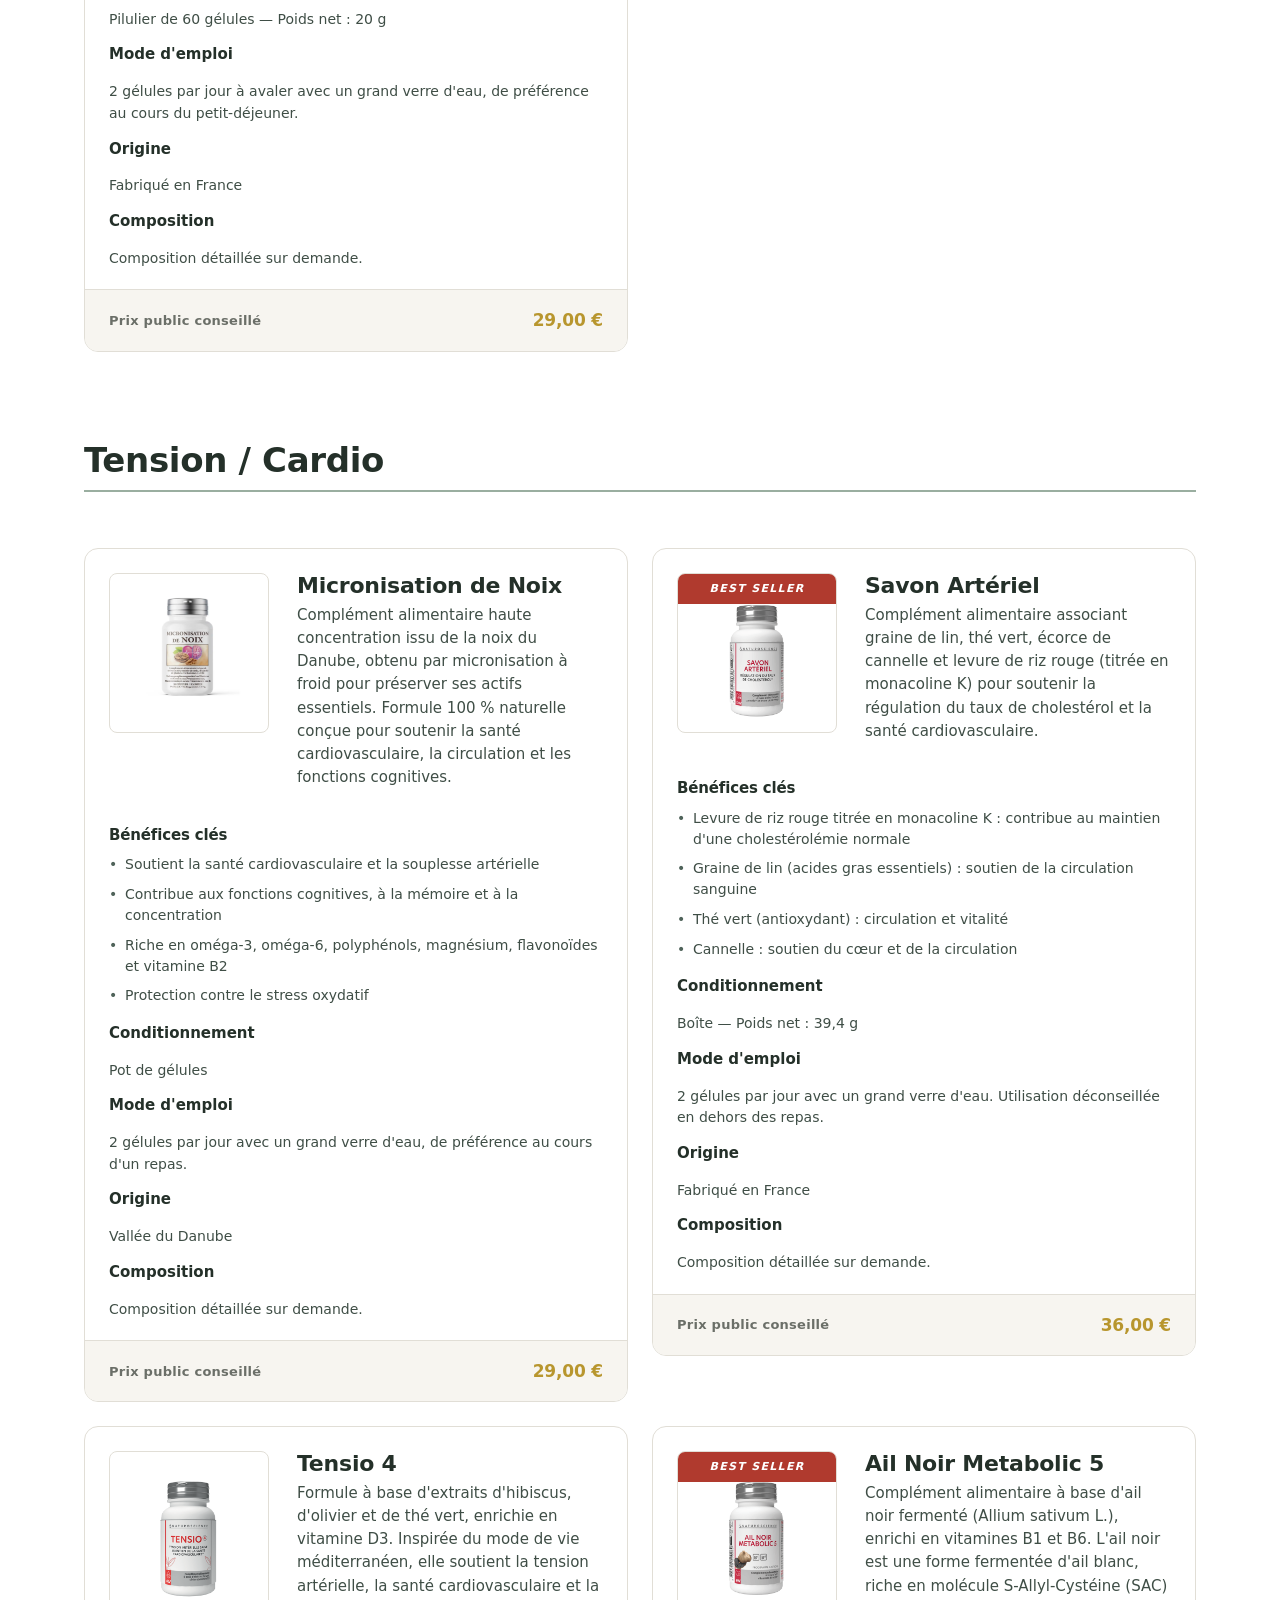
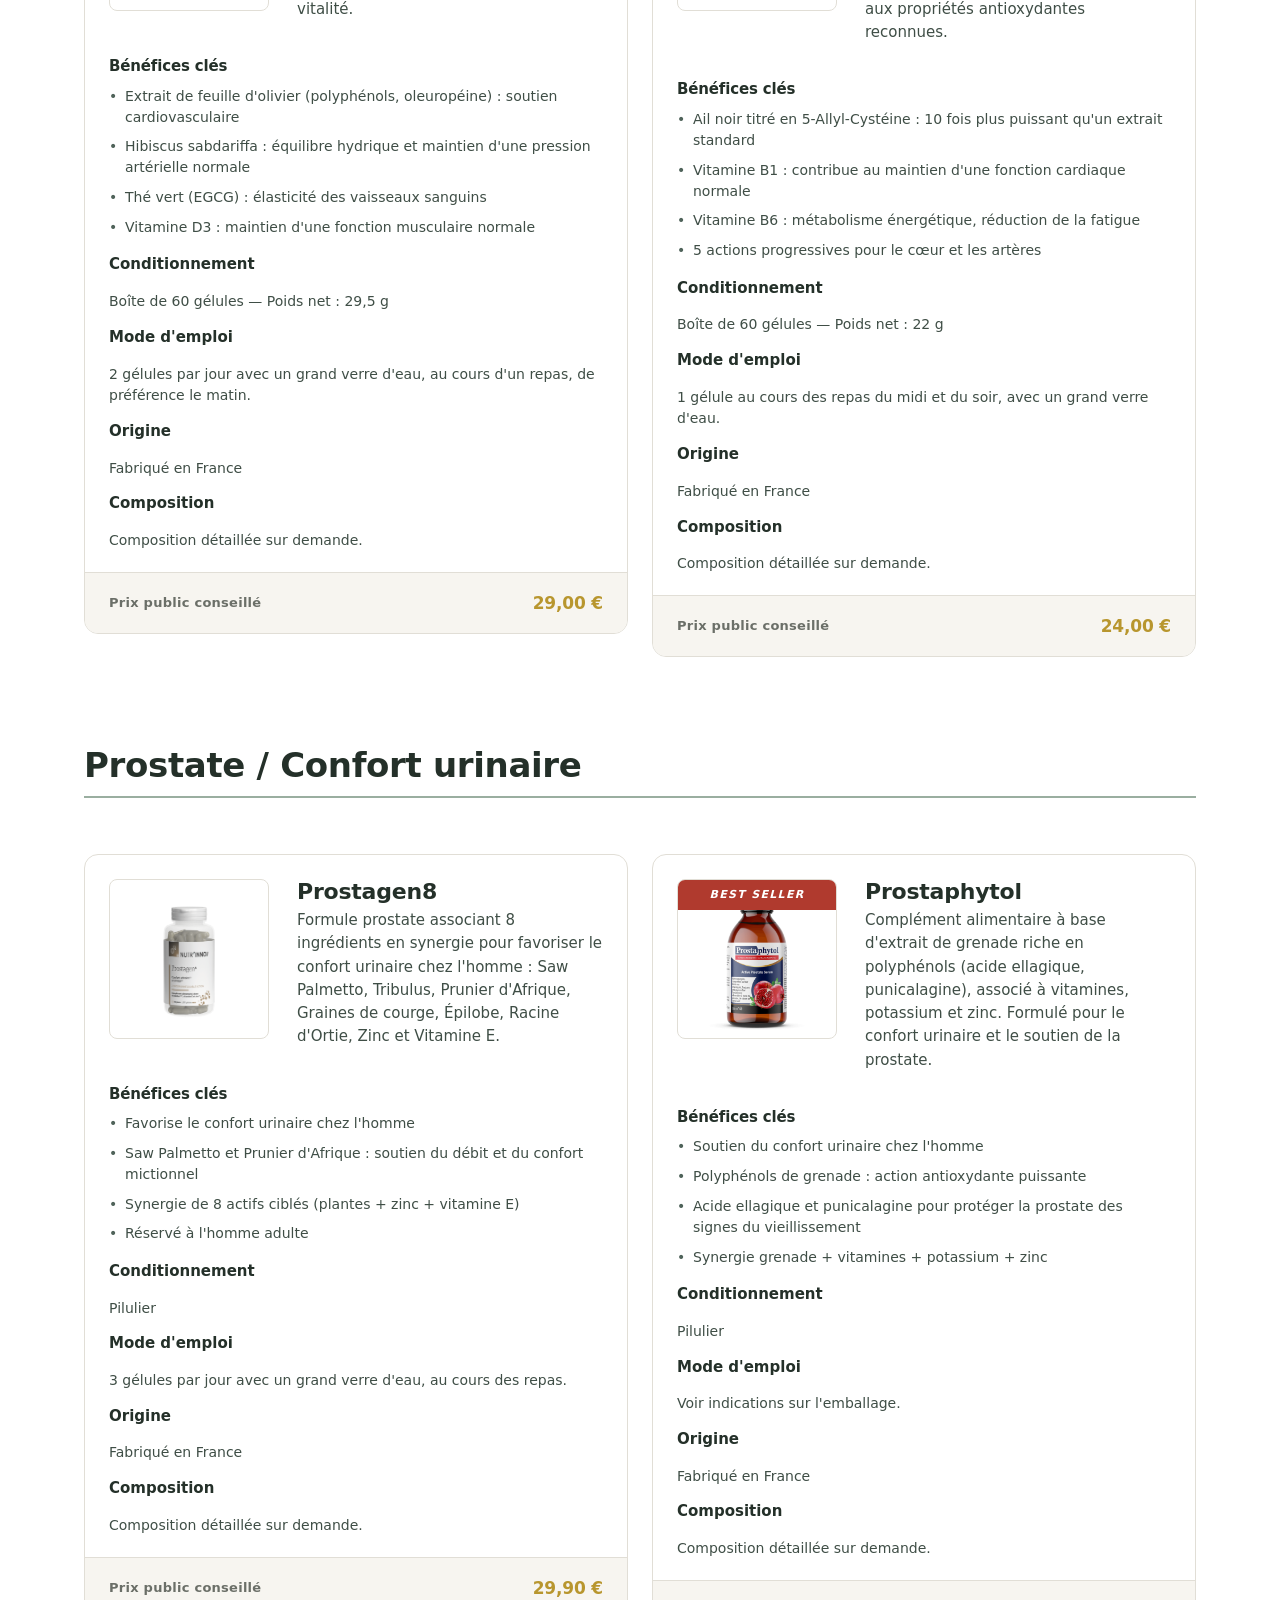
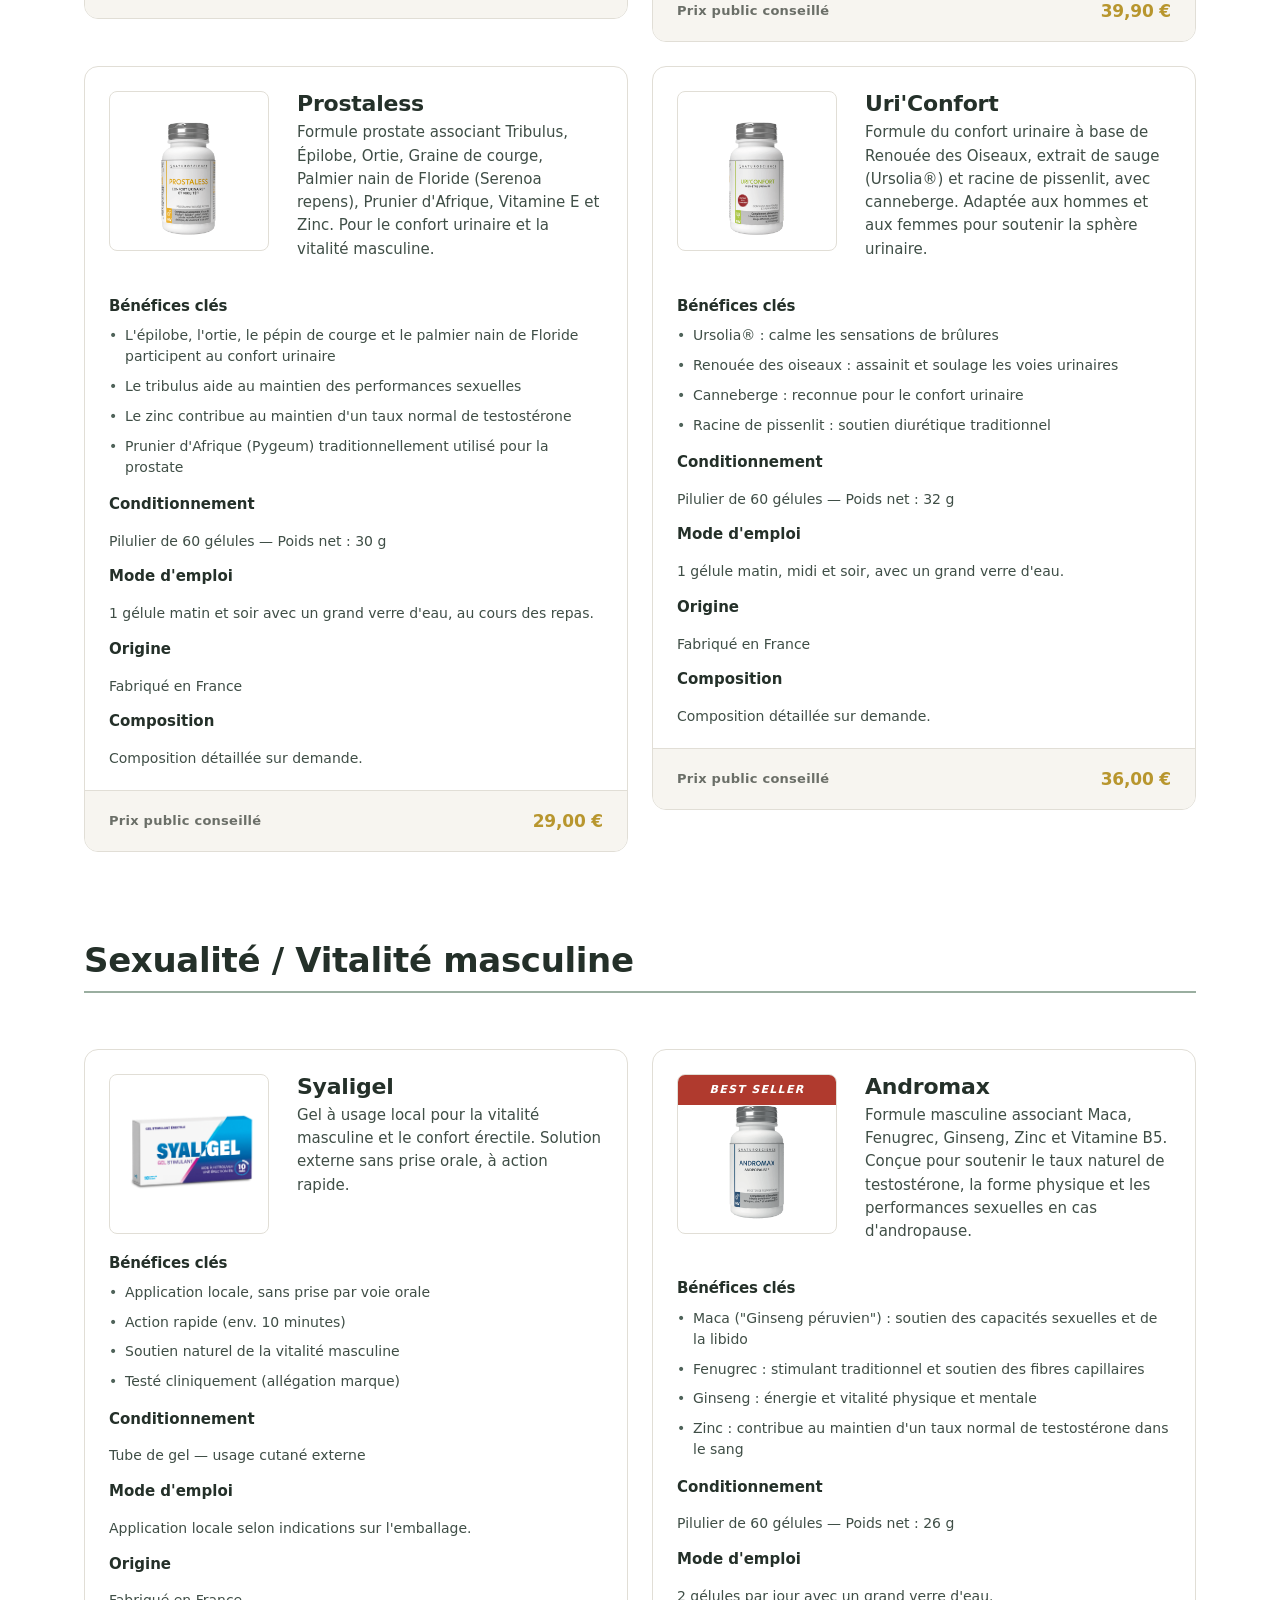
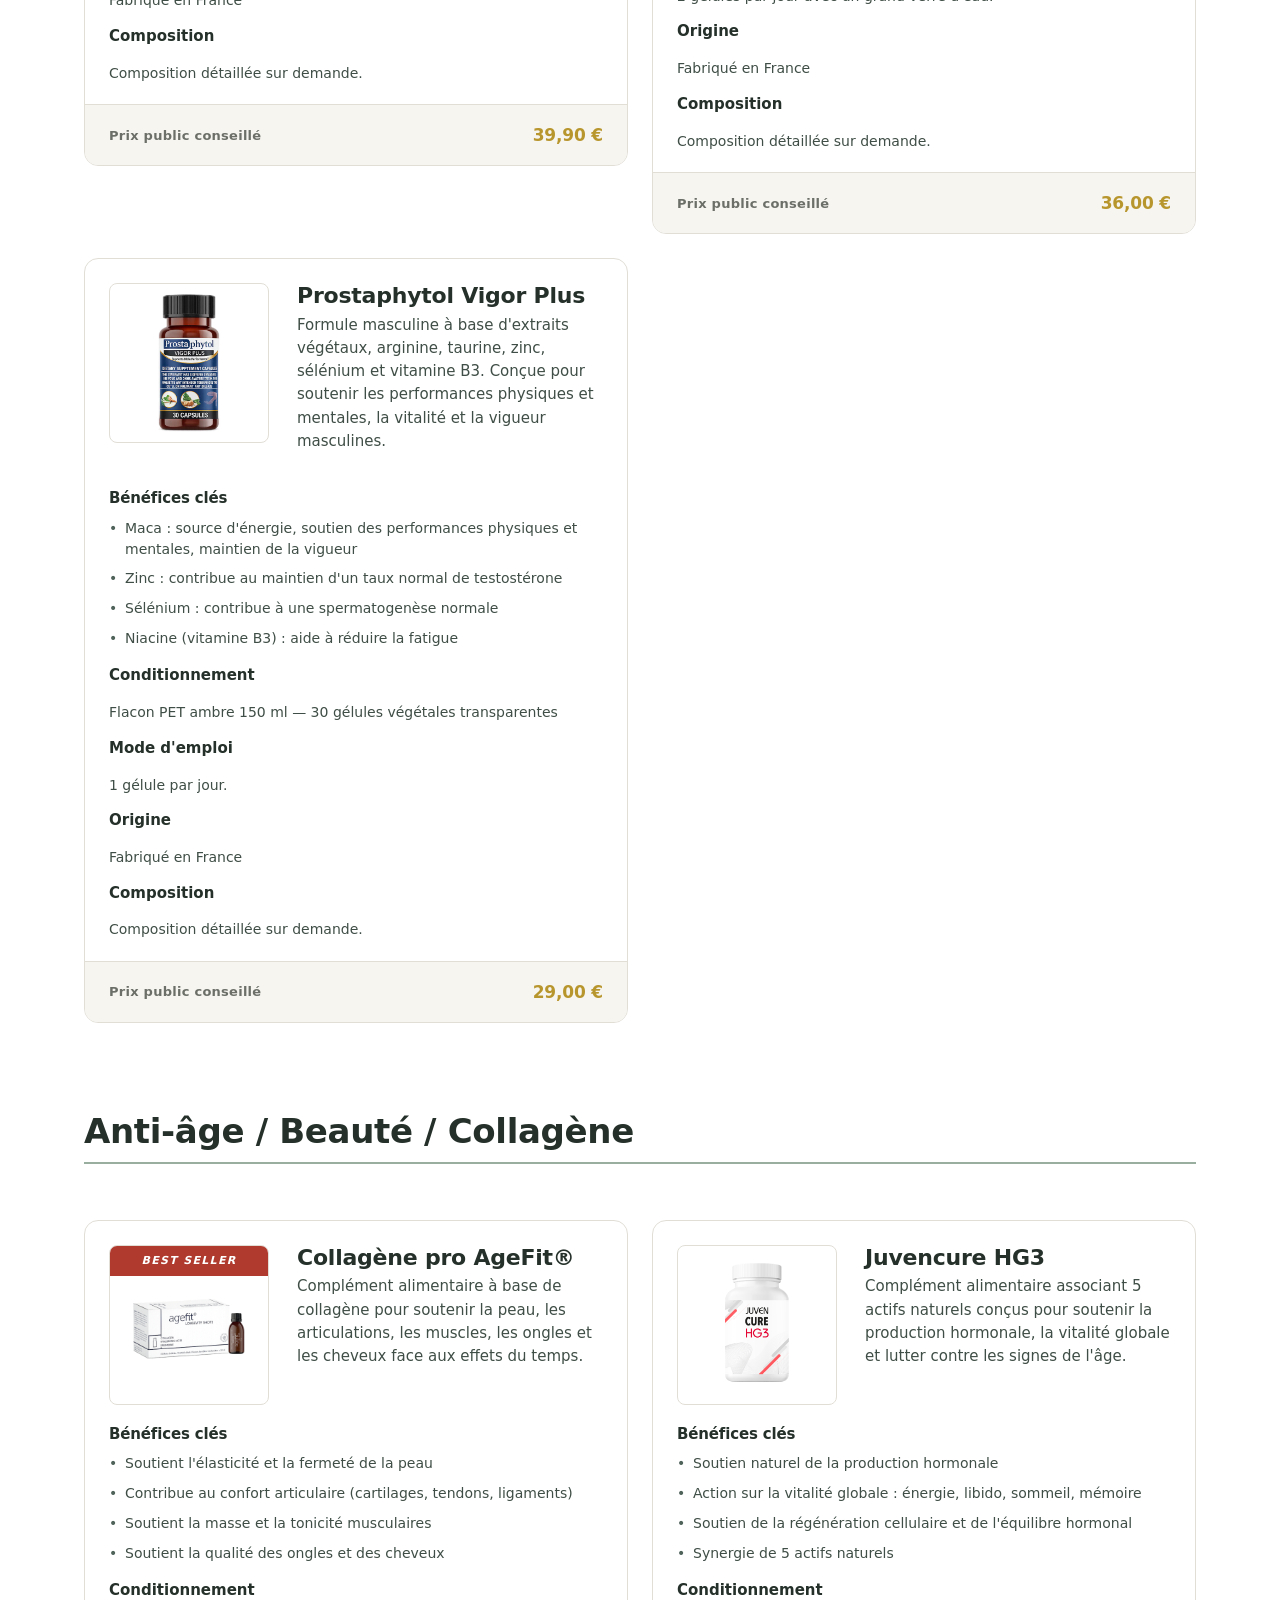
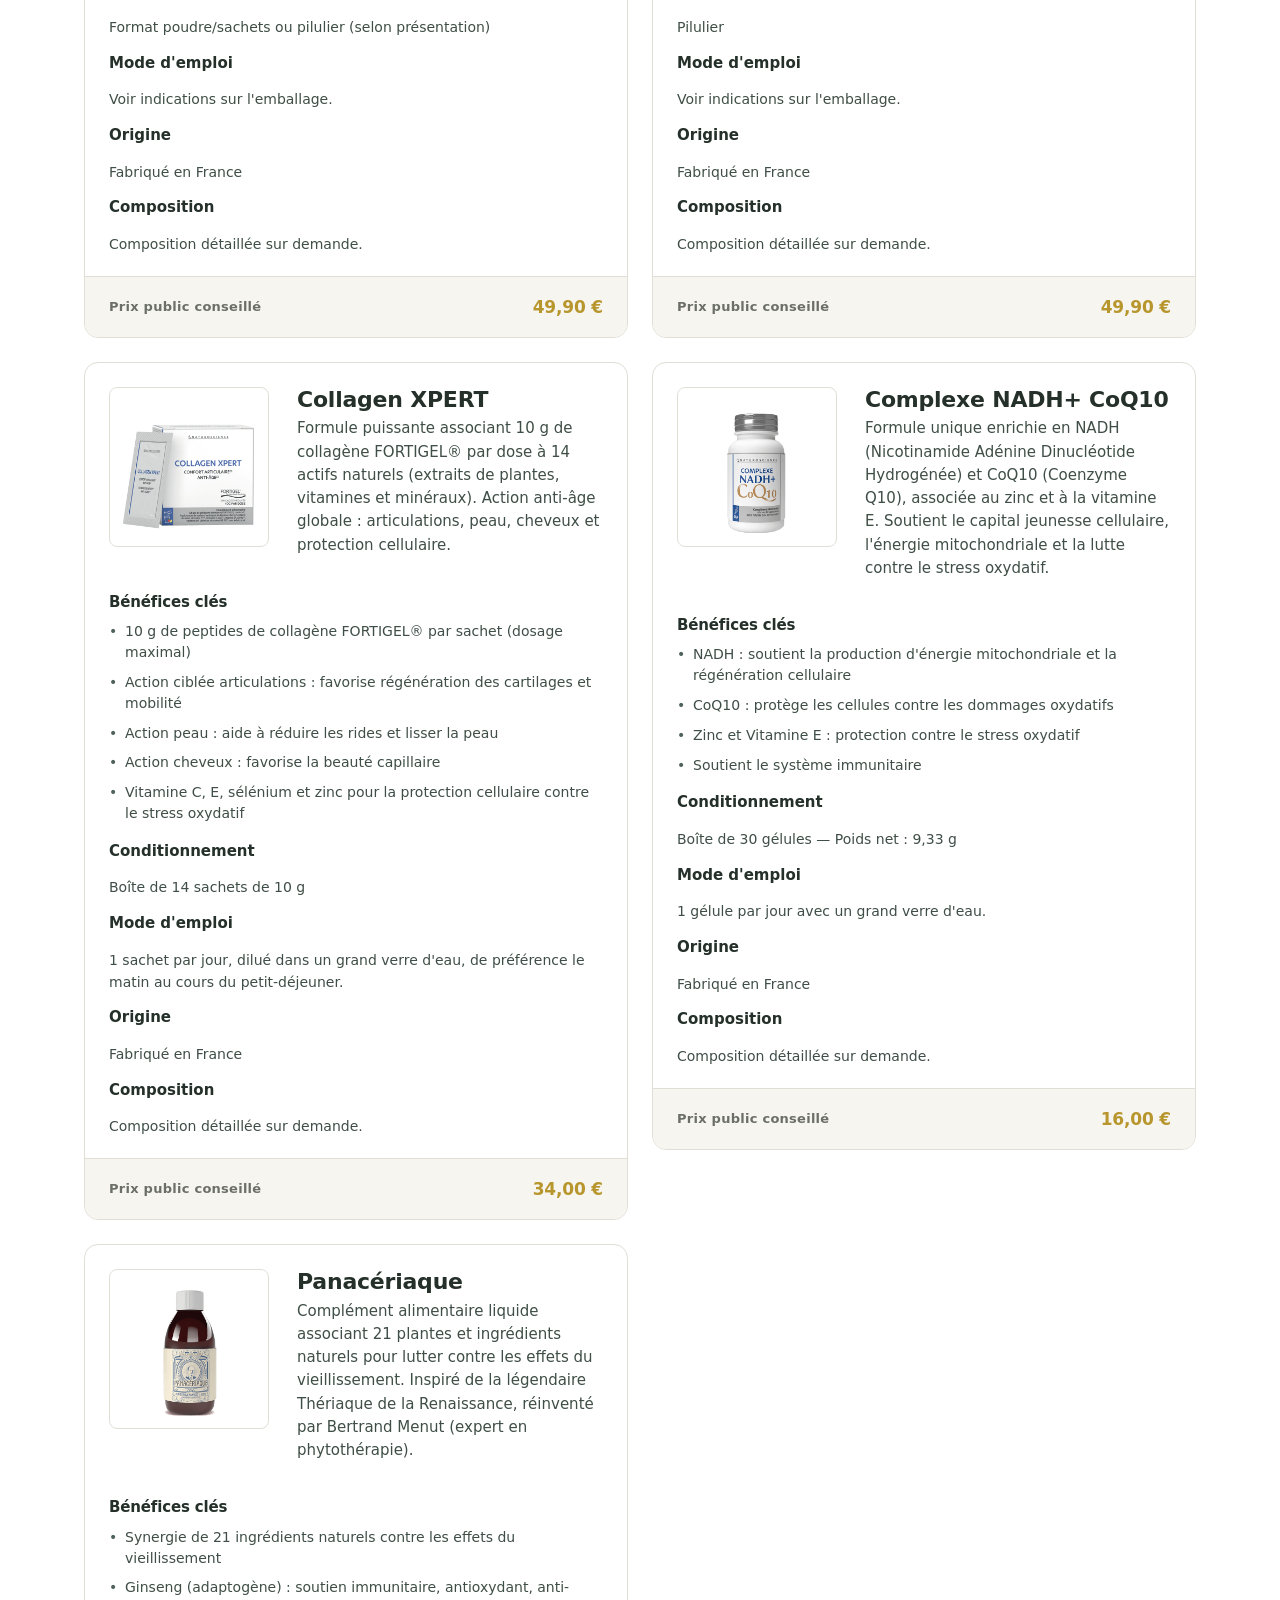
<file: catalogue-produits.html>
<!DOCTYPE html>
<html lang="fr">
<head>
    <meta charset="UTF-8">
    <meta name="viewport" content="width=device-width, initial-scale=1.0">
    <meta name="robots" content="noindex, nofollow">
    <meta name="theme-color" content="#F7F5F0">

    <title>Catalogue Produits — Vege'ceutic Labs</title>
    <meta name="description" content="Catalogue produits Vege'ceutic Labs — compléments alimentaires en marque blanche et formulation sur-mesure.">

    <link rel="canonical" href="https://vegeceutic-labs.com/catalogue-produits.html">

    <meta property="og:type" content="website">
    <meta property="og:locale" content="fr_FR">
    <meta property="og:site_name" content="Vege'ceutic Labs">
    <meta property="og:title" content="Catalogue Produits — Vege'ceutic Labs">
    <meta property="og:description" content="Catalogue produits — édition professionnelle 2026.">
    <meta property="og:url" content="https://vegeceutic-labs.com/catalogue-produits.html">
    <meta property="og:image" content="https://vegeceutic-labs.com/assets/og-image.jpg">

    <link rel="icon" type="image/svg+xml" href="assets/favicon.svg">
    <link rel="icon" type="image/x-icon" href="assets/favicon.ico">

    <link rel="stylesheet" href="css/style.css?v=20260423a">
</head>
<body class="catalogue-page">

    <header class="site-header">
        <div class="site-header__inner">
            <a href="./" class="brand" aria-label="Vege'ceutic Labs — accueil">
                <svg class="brand__mark" viewBox="0 0 40 40" fill="none" stroke="currentColor" stroke-width="1.75" stroke-linecap="round" stroke-linejoin="round" aria-hidden="true">
                    <path d="M6 34 C6 18 18 6 34 6 C34 22 22 34 6 34 Z"/>
                    <path d="M6 34 L30 10" stroke-width="1.25" opacity="0.55"/>
                </svg>
                <span class="brand__name"><em>Vege</em>'ceutic Labs</span>
            </a>

            <nav class="site-nav" aria-label="Navigation principale">
                <a href="index.html#savoir-faire">Savoir-faire</a>
                <a href="index.html#thematiques">Thématiques</a>
                <a href="index.html#formats">Formats</a>
                <a href="index.html#process">Process</a>
            </nav>

            <a href="mailto:contact@vegeceutic-labs.com" class="header-contact">
                <svg class="header-contact__icon" viewBox="0 0 24 24" fill="none" stroke="currentColor" stroke-width="2" stroke-linecap="round" stroke-linejoin="round" aria-hidden="true">
                    <rect x="3" y="5" width="18" height="14" rx="2"/>
                    <path d="m3 7 9 6 9-6"/>
                </svg>
                <span class="header-contact__label">contact@vegeceutic-labs.com</span>
            </a>
        </div>
    </header>

    <main>

        <section class="catalog-hero">
            <div class="wrap">
                <h1>Catalogue Produits</h1>
                <p class="catalog-hero__subtitle">Édition Professionnelle — 2026</p>
                <p class="catalog-hero__note">Document à usage professionnel — Prix public conseillés, susceptibles de modifications.</p>
            </div>
        </section>

        <section class="catalog-toc">
            <div class="wrap">
                <h2>Sommaire</h2>
                <nav class="catalog-toc__chips" aria-label="Catégories du catalogue">
                    <a href="#articulations"><span>Articulations / Os / Mobilité</span><em>12</em></a>
                    <a href="#soins-externes"><span>Soins externes</span><em>1</em></a>
                    <a href="#circulation"><span>Circulation / Jambes lourdes</span><em>3</em></a>
                    <a href="#tension-cardio"><span>Tension / Cardio</span><em>4</em></a>
                    <a href="#prostate"><span>Prostate / Confort urinaire</span><em>4</em></a>
                    <a href="#sexualite"><span>Sexualité / Vitalité masculine</span><em>3</em></a>
                    <a href="#anti-age"><span>Anti-âge / Beauté / Collagène</span><em>5</em></a>
                    <a href="#memoire"><span>Mémoire / Cognition / Sommeil</span><em>3</em></a>
                    <a href="#audition"><span>Audition</span><em>2</em></a>
                    <a href="#vision"><span>Vision</span><em>1</em></a>
                    <a href="#digestion"><span>Digestion / Foie / Détox</span><em>6</em></a>
                    <a href="#minceur"><span>Minceur / Métabolisme</span><em>3</em></a>
                    <a href="#immunite"><span>Immunité / Antioxydants</span><em>3</em></a>
                    <a href="#cbd-cannabis"><span>CBD / Cannabis médicinal</span><em>2</em></a>
                    <a href="#generalistes"><span>Généralistes / Vitalité</span><em>5</em></a>
                </nav>
            </div>
        </section>

        <!-- ===================================================================
             CATEGORIES
             =================================================================== -->

        <div class="wrap">

            <section class="catalog-category" id="articulations">
                <h2 class="catalog-category__title">Articulations / Os / Mobilité</h2>

                <article class="product-card" id="helix-original-forte">
                    <div class="product-card__header">
                        <div class="product-card__media"><span class="product-card__badge">Best Seller</span><img src="assets/helix-original.png" alt="Helix Original Forte" loading="lazy"></div>
                        <div class="product-card__info">
                            <h3>Helix Original Forte</h3>
                            <p class="product-card__desc">Complément alimentaire articulaire à base de poudre d'extrait d'escargot, formulé pour soutenir le confort articulaire et la mobilité.</p>
                            </div>
                    </div>
                    <div class="product-card__benefits-block">
                        <h4>Bénéfices clés</h4>
                        <ul class="product-card__benefits">
                                <li>Contribue à la formation normale du collagène (Vitamine C)</li>
                                <li>Soutient la fonction normale des cartilages</li>
                                <li>Aide à protéger les cellules contre le stress oxydatif</li>
                                <li>Glucosamine et acide hyaluronique naturellement présents dans les articulations</li>
                            </ul>
                    </div>
                    <div class="product-card__details">
                        <dl>
                            <dt>Conditionnement</dt>
                            <dd>Flacon de 30 gélules — Poids net : 24,9 g</dd>
                            <dt>Mode d'emploi</dt>
                            <dd>1 capsule le matin avec un verre d'eau.</dd>
                            <dt>Origine</dt>
                            <dd>Fabriqué en France</dd>
                            <dt>Composition</dt>
                            <dd>Composition détaillée sur demande.</dd>
                        </dl>
                    </div>
                    <div class="product-card__price">
                        <span class="product-card__price-label">Prix public conseillé</span>
                        <span class="product-card__price-value">29,95 €</span>
                    </div>
                </article>

                <article class="product-card" id="helix-complex">
                    <div class="product-card__header">
                        <div class="product-card__media"><img src="assets/helix-complex.jpg" alt="Helix Complex" loading="lazy"></div>
                        <div class="product-card__info">
                            <h3>Helix Complex</h3>
                            <p class="product-card__desc">Complément alimentaire articulaire à base de Nutrelix® (extrait de protéines d'escargot avec allantoïne), associé à glucosamine, acide hyaluronique, collagène, curcuma, boswellia et vitamine C. Soutient la mobilité, l'élasticité et le collagène.</p>
                            </div>
                    </div>
                    <div class="product-card__benefits-block">
                        <h4>Bénéfices clés</h4>
                        <ul class="product-card__benefits">
                                <li>Curcuma et boswellia contribuent au fonctionnement normal des articulations</li>
                                <li>Glucosamine, acide hyaluronique et collagène : nutriments présents dans les articulations</li>
                                <li>Vitamine C contribue à la formation normale du collagène</li>
                                <li>Vitamine C aide à protéger les cellules contre les dommages oxydatifs</li>
                            </ul>
                    </div>
                    <div class="product-card__details">
                        <dl>
                            <dt>Conditionnement</dt>
                            <dd>Flacon de 30 gélules</dd>
                            <dt>Mode d'emploi</dt>
                            <dd>Voir indications sur l'emballage.</dd>
                            <dt>Origine</dt>
                            <dd>Fabriqué en France</dd>
                            <dt>Composition</dt>
                            <dd>Composition détaillée sur demande.</dd>
                        </dl>
                    </div>
                    <div class="product-card__price">
                        <span class="product-card__price-label">Prix public conseillé</span>
                        <span class="product-card__price-value">29,95 €</span>
                    </div>
                </article>

                <article class="product-card" id="helix-original">
                    <div class="product-card__header">
                        <div class="product-card__media"><img src="assets/helix-original.png" alt="Helix Original" loading="lazy"></div>
                        <div class="product-card__info">
                            <h3>Helix Original</h3>
                            <p class="product-card__desc">Complément alimentaire à base de poudre d'escargot, curcuma, boswellia et vitamine C, formulé pour les articulations.</p>
                            </div>
                    </div>
                    <div class="product-card__benefits-block">
                        <h4>Bénéfices clés</h4>
                        <ul class="product-card__benefits">
                                <li>Vitamine C contribue à la formation normale du collagène</li>
                                <li>Vitamine C aide à protéger les cellules contre le stress oxydatif</li>
                                <li>Apport de poudre d'escargot, curcuma et boswellia</li>
                            </ul>
                    </div>
                    <div class="product-card__details">
                        <dl>
                            <dt>Conditionnement</dt>
                            <dd>Flacon de 30 capsules — Poids net : 15 g</dd>
                            <dt>Mode d'emploi</dt>
                            <dd>1 capsule le matin avec un verre d'eau.</dd>
                            <dt>Origine</dt>
                            <dd>Fabriqué en France</dd>
                            <dt>Composition</dt>
                            <dd>Composition détaillée sur demande.</dd>
                        </dl>
                    </div>
                    <div class="product-card__price">
                        <span class="product-card__price-label">Prix public conseillé</span>
                        <span class="product-card__price-value">29,95 €</span>
                    </div>
                </article>

                <article class="product-card" id="elixir-eau-ortie">
                    <div class="product-card__header">
                        <div class="product-card__media"><span class="product-card__badge">Best Seller</span><img src="assets/eau-ortie.png" alt="Elixir d'Eau d'Ortie" loading="lazy"></div>
                        <div class="product-card__info">
                            <h3>Elixir d'Eau d'Ortie</h3>
                            <p class="product-card__desc">Formule traditionnelle ancestrale à base d'orties de montagne riches en silice et oligo-éléments, associées à une eau soufrée pure. Soutient le confort articulaire et la souplesse.</p>
                            </div>
                    </div>
                    <div class="product-card__benefits-block">
                        <h4>Bénéfices clés</h4>
                        <ul class="product-card__benefits">
                                <li>Apaise les douleurs articulaires et favorise la souplesse</li>
                                <li>Soulage rhumatismes, arthrose, arthrite et goutte (allégations marque)</li>
                                <li>Soutient la mobilité au quotidien : marche, escaliers, gestes du quotidien</li>
                                <li>Formule 100% naturelle, sans additifs</li>
                            </ul>
                    </div>
                    <div class="product-card__details">
                        <dl>
                            <dt>Conditionnement</dt>
                            <dd>Bouteille 150 ml</dd>
                            <dt>Mode d'emploi</dt>
                            <dd>1 bouchon par jour, dilué dans un verre d'eau.</dd>
                            <dt>Origine</dt>
                            <dd>Fabriqué en France</dd>
                            <dt>Composition</dt>
                            <dd>Composition détaillée sur demande.</dd>
                        </dl>
                    </div>
                    <div class="product-card__price">
                        <span class="product-card__price-label">Prix public conseillé</span>
                        <span class="product-card__price-value">29,95 €</span>
                    </div>
                </article>

                <article class="product-card" id="arthro-force">
                    <div class="product-card__header">
                        <div class="product-card__media"><img src="assets/artrhoforce.jpg" alt="Arthro Force" loading="lazy"></div>
                        <div class="product-card__info">
                            <h3>Arthro Force</h3>
                            <p class="product-card__desc">Formule articulaire 3-en-1 associant protéine d'escargot (allantoïne), glucosamine, chondroïtine, acide hyaluronique et oméga-3 marins de la moule aux orles vertes.</p>
                            </div>
                    </div>
                    <div class="product-card__benefits-block">
                        <h4>Bénéfices clés</h4>
                        <ul class="product-card__benefits">
                                <li>Reconstruit : la protéine d'escargot (allantoïne) favorise la formation naturelle de fibres de collagène</li>
                                <li>Régénère : glucosamine, chondroïtine et acide hyaluronique pour le volume, la densité et la souplesse cartilagineuse</li>
                                <li>Apaise : oméga-3 marins de la moule aux orles vertes pour soutenir le confort articulaire</li>
                            </ul>
                    </div>
                    <div class="product-card__details">
                        <dl>
                            <dt>Conditionnement</dt>
                            <dd>Flacon — cure 30 jours</dd>
                            <dt>Mode d'emploi</dt>
                            <dd>Voir indications sur l'emballage.</dd>
                            <dt>Origine</dt>
                            <dd>Fabriqué en France</dd>
                            <dt>Composition</dt>
                            <dd>Composition détaillée sur demande.</dd>
                        </dl>
                    </div>
                    <div class="product-card__price">
                        <span class="product-card__price-label">Prix public conseillé</span>
                        <span class="product-card__price-value">39,00 €</span>
                    </div>
                </article>

                <article class="product-card" id="helix-gold">
                    <div class="product-card__header">
                        <div class="product-card__media"><span class="product-card__badge">Best Seller</span><img src="assets/helixgold.jpg" alt="Helix Gold" loading="lazy"></div>
                        <div class="product-card__info">
                            <h3>Helix Gold</h3>
                            <p class="product-card__desc">Formule articulaire ultra concentrée à base de protéine d'escargot enrichie en allantoïne, curcumine, acides boswelliques et vitamine C. Action ciblée pour les articulations fragilisées.</p>
                            </div>
                    </div>
                    <div class="product-card__benefits-block">
                        <h4>Bénéfices clés</h4>
                        <ul class="product-card__benefits">
                                <li>Cible le confort articulaire : raideurs, gênes, gonflements</li>
                                <li>Soutient l'élasticité, la flexibilité et la mobilité articulaire</li>
                                <li>Allantoïne, curcumine et acides boswelliques en synergie</li>
                                <li>Vitamine C : formation normale du collagène</li>
                            </ul>
                    </div>
                    <div class="product-card__details">
                        <dl>
                            <dt>Conditionnement</dt>
                            <dd>Flacon de 30 gélules</dd>
                            <dt>Mode d'emploi</dt>
                            <dd>Voir indications sur l'emballage.</dd>
                            <dt>Origine</dt>
                            <dd>Fabriqué en France</dd>
                            <dt>Composition</dt>
                            <dd>Composition détaillée sur demande.</dd>
                        </dl>
                    </div>
                    <div class="product-card__price">
                        <span class="product-card__price-label">Prix public conseillé</span>
                        <span class="product-card__price-value">39,90 €</span>
                    </div>
                </article>

                <article class="product-card" id="flex-innov">
                    <div class="product-card__header">
                        <div class="product-card__media"><img src="assets/FlexInnov.png" alt="Flex'Innov" loading="lazy"></div>
                        <div class="product-card__info">
                            <h3>Flex'Innov</h3>
                            <p class="product-card__desc">Formule articulaire associant 8 actifs en synergie : gaulthérie, reine des prés, boswellia (AKBA), prêle, glucosamine, harpagophytum, manganèse et vitamine C.</p>
                            </div>
                    </div>
                    <div class="product-card__benefits-block">
                        <h4>Bénéfices clés</h4>
                        <ul class="product-card__benefits">
                                <li>Boswellia, harpagophytum et prêle contribuent au bon fonctionnement des articulations</li>
                                <li>Vitamine C : formation normale du collagène pour la fonction normale des cartilages</li>
                                <li>Manganèse : formation normale des tissus conjonctifs (cartilages)</li>
                                <li>Synergie de 8 actifs pour le confort articulaire</li>
                            </ul>
                    </div>
                    <div class="product-card__details">
                        <dl>
                            <dt>Conditionnement</dt>
                            <dd>Pilulier</dd>
                            <dt>Mode d'emploi</dt>
                            <dd>1 gélule matin et soir avec un grand verre d'eau, au cours des repas.</dd>
                            <dt>Origine</dt>
                            <dd>Fabriqué en France</dd>
                            <dt>Composition</dt>
                            <dd>Composition détaillée sur demande.</dd>
                        </dl>
                    </div>
                    <div class="product-card__price">
                        <span class="product-card__price-label">Prix public conseillé</span>
                        <span class="product-card__price-value">29,90 €</span>
                    </div>
                </article>

                <article class="product-card" id="ortie-noire">
                    <div class="product-card__header">
                        <div class="product-card__media"><span class="product-card__badge">Best Seller</span><img src="assets/ortie-noire.png" alt="Ortie Noire" loading="lazy"></div>
                        <div class="product-card__info">
                            <h3>Ortie Noire</h3>
                            <p class="product-card__desc">Remède ancien à base d'ortie piquante et de curcuma, formulé pour soulager les articulations et favoriser la mobilité. Plante traditionnelle reconnue par les pharmacopées européennes pour ses propriétés apaisantes.</p>
                            </div>
                    </div>
                    <div class="product-card__benefits-block">
                        <h4>Bénéfices clés</h4>
                        <ul class="product-card__benefits">
                                <li>Soutient le confort articulaire et la mobilité</li>
                                <li>Ortie piquante : plante traditionnelle des douleurs articulaires et rhumatismales</li>
                                <li>Curcuma en synergie pour le confort musculo-articulaire</li>
                                <li>Allié naturel pour les articulations sensibles</li>
                            </ul>
                    </div>
                    <div class="product-card__details">
                        <dl>
                            <dt>Conditionnement</dt>
                            <dd>Boîte de 60 gélules — Poids net : 26,2 g</dd>
                            <dt>Mode d'emploi</dt>
                            <dd>2 gélules par jour, à avaler avec un grand verre d'eau.</dd>
                            <dt>Origine</dt>
                            <dd>Fabriqué en France</dd>
                            <dt>Composition</dt>
                            <dd>Composition détaillée sur demande.</dd>
                        </dl>
                    </div>
                    <div class="product-card__price">
                        <span class="product-card__price-label">Prix public conseillé</span>
                        <span class="product-card__price-value">25,00 €</span>
                    </div>
                </article>

                <article class="product-card" id="corail-activ">
                    <div class="product-card__header">
                        <div class="product-card__media"><img src="assets/Corail-Activ.png" alt="Corail Activ+" loading="lazy"></div>
                        <div class="product-card__info">
                            <h3>Corail Activ+</h3>
                            <p class="product-card__desc">Formule ossature associant corail (source naturelle de calcium), magnésium marin, silice de bambou et vitamine D3. En sachets à diluer pour consolider efficacement les os.</p>
                            </div>
                    </div>
                    <div class="product-card__benefits-block">
                        <h4>Bénéfices clés</h4>
                        <ul class="product-card__benefits">
                                <li>Corail : source naturelle de calcium, maintien d'une ossature normale</li>
                                <li>Magnésium marin : contribue au maintien d'une ossature normale</li>
                                <li>Vitamine D3 : réduit la perte de densité minérale osseuse chez les femmes ménopausées</li>
                                <li>Silice de bambou : confort articulaire et santé de l'os</li>
                            </ul>
                    </div>
                    <div class="product-card__details">
                        <dl>
                            <dt>Conditionnement</dt>
                            <dd>Boîte de 30 sachets — Poids net : 73 g</dd>
                            <dt>Mode d'emploi</dt>
                            <dd>Diluer 1 sachet dans un verre d'eau, à boire lors du petit-déjeuner de préférence.</dd>
                            <dt>Origine</dt>
                            <dd>Fabriqué en France</dd>
                            <dt>Composition</dt>
                            <dd>Composition détaillée sur demande.</dd>
                        </dl>
                    </div>
                    <div class="product-card__price">
                        <span class="product-card__price-label">Prix public conseillé</span>
                        <span class="product-card__price-value">36,00 €</span>
                    </div>
                </article>

                <article class="product-card" id="arthrocure">
                    <div class="product-card__header">
                        <div class="product-card__media"><span class="product-card__badge">Best Seller</span><img src="assets/Arthrocure.png" alt="ArthroCure" loading="lazy"></div>
                        <div class="product-card__info">
                            <h3>ArthroCure</h3>
                            <p class="product-card__desc">Formule articulaire complète à 8 actifs : boswellia, harpagophytum, reine des prés, gaulthérie, prêle, glucosamine, vitamine C et manganèse. Soutient le confort articulaire et la mobilité.</p>
                            </div>
                    </div>
                    <div class="product-card__benefits-block">
                        <h4>Bénéfices clés</h4>
                        <ul class="product-card__benefits">
                                <li>Boswellia (encens indien) standardisé à 85% en acide boswellique : souplesse des articulations</li>
                                <li>Harpagophytum (Griffe du diable) : bienfaits traditionnels pour la mobilité</li>
                                <li>Glucosamine : composant naturel des cartilages</li>
                                <li>Vitamine C et manganèse : formation du collagène, maintien des tissus conjonctifs</li>
                            </ul>
                    </div>
                    <div class="product-card__details">
                        <dl>
                            <dt>Conditionnement</dt>
                            <dd>Boîte de 60 gélules — Poids net : 24 g</dd>
                            <dt>Mode d'emploi</dt>
                            <dd>1 gélule matin et soir avec un grand verre d'eau, au cours des repas.</dd>
                            <dt>Origine</dt>
                            <dd>Fabriqué en France</dd>
                            <dt>Composition</dt>
                            <dd>Composition détaillée sur demande.</dd>
                        </dl>
                    </div>
                    <div class="product-card__price">
                        <span class="product-card__price-label">Prix public conseillé</span>
                        <span class="product-card__price-value">29,00 €</span>
                    </div>
                </article>

                <article class="product-card" id="ah-sante">
                    <div class="product-card__header">
                        <div class="product-card__media"><img src="assets/AH_sante-FR-standard.png" alt="A-H Santé+" loading="lazy"></div>
                        <div class="product-card__info">
                            <h3>A-H Santé+</h3>
                            <p class="product-card__desc">Formule à l'acide hyaluronique pour les articulations et la peau, enrichie en manganèse. L'acide hyaluronique lubrifie les surfaces articulaires, réduit les frictions entre cartilages et amortit les chocs.</p>
                            </div>
                    </div>
                    <div class="product-card__benefits-block">
                        <h4>Bénéfices clés</h4>
                        <ul class="product-card__benefits">
                                <li>Acide hyaluronique (500 mg par jour) : hydratation des tissus et lubrification articulaire naturelle</li>
                                <li>Manganèse : fonctionnement des enzymes impliquées dans la synthèse du cartilage et du collagène</li>
                                <li>Cure de jouvence pour articulations et peau</li>
                                <li>Action par voie orale, pour agir de l'intérieur</li>
                            </ul>
                    </div>
                    <div class="product-card__details">
                        <dl>
                            <dt>Conditionnement</dt>
                            <dd>Pilulier de 120 gélules (36 g) ou de 60 gélules (19 g)</dd>
                            <dt>Mode d'emploi</dt>
                            <dd>2 gélules le matin et 2 gélules le soir, avec un grand verre d'eau, à distance des repas.</dd>
                            <dt>Origine</dt>
                            <dd>Fabriqué en France</dd>
                            <dt>Composition</dt>
                            <dd>Composition détaillée sur demande.</dd>
                        </dl>
                    </div>
                    <div class="product-card__price">
                        <span class="product-card__price-label">Prix public conseillé</span>
                        <span class="product-card__price-value">29,00 €</span>
                    </div>
                </article>

                <article class="product-card" id="ceriphytol">
                    <div class="product-card__header">
                        <div class="product-card__media"><span class="product-card__badge">Best Seller</span><img src="assets/Ceriphytol.png" alt="CeriPhytol" loading="lazy"></div>
                        <div class="product-card__info">
                            <h3>CeriPhytol</h3>
                            <p class="product-card__desc">Complément alimentaire innovant à base de griotte de Montmorency (cerise riche en flavonoïdes), associée à betterave, vitamine C, poivre noir, curcuma et vitamine B6. Conçu pour combattre le stress oxydatif et accompagner le confort articulaire.</p>
                            </div>
                    </div>
                    <div class="product-card__benefits-block">
                        <h4>Bénéfices clés</h4>
                        <ul class="product-card__benefits">
                                <li>Griotte de Montmorency : cerise riche en phytonutriments actifs et flavonoïdes</li>
                                <li>Vitamine C : contribue à la protection des cellules contre le stress oxydatif</li>
                                <li>Curcuma et poivre noir : actifs traditionnels du confort articulaire</li>
                                <li>Betterave et vitamine B6 en synergie</li>
                            </ul>
                    </div>
                    <div class="product-card__details">
                        <dl>
                            <dt>Conditionnement</dt>
                            <dd>Pot de 30 gélules — Poids net : 15,79 g</dd>
                            <dt>Mode d'emploi</dt>
                            <dd>1 gélule par jour avec un grand verre d'eau.</dd>
                            <dt>Origine</dt>
                            <dd>Fabriqué en France</dd>
                            <dt>Composition</dt>
                            <dd>Composition détaillée sur demande.</dd>
                        </dl>
                    </div>
                    <div class="product-card__price">
                        <span class="product-card__price-label">Prix public conseillé</span>
                        <span class="product-card__price-value">39,00 €</span>
                    </div>
                </article>

            </section>


            <section class="catalog-category" id="soins-externes">
                <h2 class="catalog-category__title">Soins externes</h2>

                <article class="product-card" id="hirudine-creme">
                    <div class="product-card__header">
                        <div class="product-card__media"><img src="assets/hirudinecream.jpg" alt="Hirudine-Crème" loading="lazy"></div>
                        <div class="product-card__info">
                            <h3>Hirudine-Crème</h3>
                            <p class="product-card__desc">Crème fluide à pénétration rapide à base de bave de sangsue (hirudine), formulée pour un usage local sur les zones à traiter.</p>
                            </div>
                    </div>
                    <div class="product-card__benefits-block">
                        <h4>Bénéfices clés</h4>
                        <ul class="product-card__benefits">
                                <li>Action ciblée sur les zones d'inconfort</li>
                                <li>Favorise la circulation sanguine et l'assouplissement vasculaire</li>
                                <li>Propriétés cicatrisantes et apaisantes</li>
                                <li>Texture fluide à absorption rapide, parfum agréable</li>
                            </ul>
                    </div>
                    <div class="product-card__details">
                        <dl>
                            <dt>Conditionnement</dt>
                            <dd>Flacon 100 ml — usage cutané externe</dd>
                            <dt>Mode d'emploi</dt>
                            <dd>Appliquer sur la zone à traiter et masser légèrement pour faire pénétrer.</dd>
                            <dt>Origine</dt>
                            <dd>Fabriqué en France</dd>
                            <dt>Composition</dt>
                            <dd>Composition détaillée sur demande.</dd>
                        </dl>
                    </div>
                    <div class="product-card__price">
                        <span class="product-card__price-label">Prix public conseillé</span>
                        <span class="product-card__price-value">29,95 €</span>
                    </div>
                </article>

            </section>


            <section class="catalog-category" id="circulation">
                <h2 class="catalog-category__title">Circulation / Jambes lourdes / Veines</h2>

                <article class="product-card" id="veinophytol-pro">
                    <div class="product-card__header">
                        <div class="product-card__media"><img src="assets/veinophytol.jpg" alt="Veinophytol Pro" loading="lazy"></div>
                        <div class="product-card__info">
                            <h3>Veinophytol Pro</h3>
                            <p class="product-card__desc">Complément alimentaire conçu pour soutenir le système circulatoire et le confort veineux. Une cure pour rétablir la circulation, à raison d'1 gélule par jour.</p>
                            </div>
                    </div>
                    <div class="product-card__benefits-block">
                        <h4>Bénéfices clés</h4>
                        <ul class="product-card__benefits">
                                <li>Soutient le confort circulatoire et veineux</li>
                                <li>Aide à résorber les œdèmes</li>
                                <li>Contribue à la détoxification du système lymphatique</li>
                            </ul>
                    </div>
                    <div class="product-card__details">
                        <dl>
                            <dt>Conditionnement</dt>
                            <dd>Flacon de 30 gélules — Cure 30 jours</dd>
                            <dt>Mode d'emploi</dt>
                            <dd>1 gélule par jour.</dd>
                            <dt>Origine</dt>
                            <dd>Fabriqué en France</dd>
                            <dt>Composition</dt>
                            <dd>Composition détaillée sur demande.</dd>
                        </dl>
                    </div>
                    <div class="product-card__price">
                        <span class="product-card__price-label">Prix public conseillé</span>
                        <span class="product-card__price-value">29,95 €</span>
                    </div>
                </article>

                <article class="product-card" id="cacaophytol">
                    <div class="product-card__header">
                        <div class="product-card__media"><img src="assets/cacaophytol.png" alt="Cacaophytol" loading="lazy"></div>
                        <div class="product-card__info">
                            <h3>Cacaophytol</h3>
                            <p class="product-card__desc">Complément alimentaire à base de cacao, riche en polyphénols, flavonoïdes et théobromine. Formulé pour soutenir la circulation sanguine et la santé vasculaire.</p>
                            </div>
                    </div>
                    <div class="product-card__benefits-block">
                        <h4>Bénéfices clés</h4>
                        <ul class="product-card__benefits">
                                <li>Soutient la circulation sanguine</li>
                                <li>Riche en polyphénols et flavonoïdes (action antioxydante)</li>
                                <li>Contribue au confort cardiovasculaire au quotidien</li>
                                <li>Soutien des parois vasculaires</li>
                            </ul>
                    </div>
                    <div class="product-card__details">
                        <dl>
                            <dt>Conditionnement</dt>
                            <dd>Pilulier</dd>
                            <dt>Mode d'emploi</dt>
                            <dd>Voir indications sur l'emballage.</dd>
                            <dt>Origine</dt>
                            <dd>Fabriqué en France</dd>
                            <dt>Composition</dt>
                            <dd>Composition détaillée sur demande.</dd>
                        </dl>
                    </div>
                    <div class="product-card__price">
                        <span class="product-card__price-label">Prix public conseillé</span>
                        <span class="product-card__price-value">39,90 €</span>
                    </div>
                </article>

                <article class="product-card" id="jambes-legeres">
                    <div class="product-card__header">
                        <div class="product-card__media"><img src="assets/Jambes-legeres-FR-standard-1.png" alt="Jambes Légères+" loading="lazy"></div>
                        <div class="product-card__info">
                            <h3>Jambes Légères+</h3>
                            <p class="product-card__desc">Formule en gélules associant Vigne Rouge, Fragon (Petit Houx), Vitamine C et trans-resvératrol. Conçue pour le confort veineux, soulager les jambes lourdes et soutenir une bonne circulation.</p>
                            </div>
                    </div>
                    <div class="product-card__benefits-block">
                        <h4>Bénéfices clés</h4>
                        <ul class="product-card__benefits">
                                <li>Vigne Rouge : soulagement des jambes pesantes, soutien de la circulation veineuse</li>
                                <li>Fragon (Petit Houx) : atténue le gonflement des jambes et des chevilles</li>
                                <li>Vitamine C : élasticité des vaisseaux sanguins, protection contre le stress oxydatif</li>
                                <li>Trans-resvératrol : action antioxydante complémentaire</li>
                            </ul>
                    </div>
                    <div class="product-card__details">
                        <dl>
                            <dt>Conditionnement</dt>
                            <dd>Pilulier de 60 gélules — Poids net : 20 g</dd>
                            <dt>Mode d'emploi</dt>
                            <dd>2 gélules par jour à avaler avec un grand verre d'eau, de préférence au cours du petit-déjeuner.</dd>
                            <dt>Origine</dt>
                            <dd>Fabriqué en France</dd>
                            <dt>Composition</dt>
                            <dd>Composition détaillée sur demande.</dd>
                        </dl>
                    </div>
                    <div class="product-card__price">
                        <span class="product-card__price-label">Prix public conseillé</span>
                        <span class="product-card__price-value">29,00 €</span>
                    </div>
                </article>

            </section>


            <section class="catalog-category" id="tension-cardio">
                <h2 class="catalog-category__title">Tension / Cardio</h2>

                <article class="product-card" id="micronisation-noix">
                    <div class="product-card__header">
                        <div class="product-card__media"><img src="assets/noix.jpg" alt="Micronisation de Noix" loading="lazy"></div>
                        <div class="product-card__info">
                            <h3>Micronisation de Noix</h3>
                            <p class="product-card__desc">Complément alimentaire haute concentration issu de la noix du Danube, obtenu par micronisation à froid pour préserver ses actifs essentiels. Formule 100 % naturelle conçue pour soutenir la santé cardiovasculaire, la circulation et les fonctions cognitives.</p>
                            </div>
                    </div>
                    <div class="product-card__benefits-block">
                        <h4>Bénéfices clés</h4>
                        <ul class="product-card__benefits">
                                <li>Soutient la santé cardiovasculaire et la souplesse artérielle</li>
                                <li>Contribue aux fonctions cognitives, à la mémoire et à la concentration</li>
                                <li>Riche en oméga-3, oméga-6, polyphénols, magnésium, flavonoïdes et vitamine B2</li>
                                <li>Protection contre le stress oxydatif</li>
                            </ul>
                    </div>
                    <div class="product-card__details">
                        <dl>
                            <dt>Conditionnement</dt>
                            <dd>Pot de gélules</dd>
                            <dt>Mode d'emploi</dt>
                            <dd>2 gélules par jour avec un grand verre d'eau, de préférence au cours d'un repas.</dd>
                            <dt>Origine</dt>
                            <dd>Vallée du Danube</dd>
                            <dt>Composition</dt>
                            <dd>Composition détaillée sur demande.</dd>
                        </dl>
                    </div>
                    <div class="product-card__price">
                        <span class="product-card__price-label">Prix public conseillé</span>
                        <span class="product-card__price-value">29,00 €</span>
                    </div>
                </article>

                <article class="product-card" id="savon-arteriel">
                    <div class="product-card__header">
                        <div class="product-card__media"><span class="product-card__badge">Best Seller</span><img src="assets/Savon_arteriel-FR-standard.png" alt="Savon Artériel" loading="lazy"></div>
                        <div class="product-card__info">
                            <h3>Savon Artériel</h3>
                            <p class="product-card__desc">Complément alimentaire associant graine de lin, thé vert, écorce de cannelle et levure de riz rouge (titrée en monacoline K) pour soutenir la régulation du taux de cholestérol et la santé cardiovasculaire.</p>
                            </div>
                    </div>
                    <div class="product-card__benefits-block">
                        <h4>Bénéfices clés</h4>
                        <ul class="product-card__benefits">
                                <li>Levure de riz rouge titrée en monacoline K : contribue au maintien d'une cholestérolémie normale</li>
                                <li>Graine de lin (acides gras essentiels) : soutien de la circulation sanguine</li>
                                <li>Thé vert (antioxydant) : circulation et vitalité</li>
                                <li>Cannelle : soutien du cœur et de la circulation</li>
                            </ul>
                    </div>
                    <div class="product-card__details">
                        <dl>
                            <dt>Conditionnement</dt>
                            <dd>Boîte — Poids net : 39,4 g</dd>
                            <dt>Mode d'emploi</dt>
                            <dd>2 gélules par jour avec un grand verre d'eau. Utilisation déconseillée en dehors des repas.</dd>
                            <dt>Origine</dt>
                            <dd>Fabriqué en France</dd>
                            <dt>Composition</dt>
                            <dd>Composition détaillée sur demande.</dd>
                        </dl>
                    </div>
                    <div class="product-card__price">
                        <span class="product-card__price-label">Prix public conseillé</span>
                        <span class="product-card__price-value">36,00 €</span>
                    </div>
                </article>

                <article class="product-card" id="tensio-4">
                    <div class="product-card__header">
                        <div class="product-card__media"><img src="assets/Tensio-4.png" alt="Tensio 4" loading="lazy"></div>
                        <div class="product-card__info">
                            <h3>Tensio 4</h3>
                            <p class="product-card__desc">Formule à base d'extraits d'hibiscus, d'olivier et de thé vert, enrichie en vitamine D3. Inspirée du mode de vie méditerranéen, elle soutient la tension artérielle, la santé cardiovasculaire et la vitalité.</p>
                            </div>
                    </div>
                    <div class="product-card__benefits-block">
                        <h4>Bénéfices clés</h4>
                        <ul class="product-card__benefits">
                                <li>Extrait de feuille d'olivier (polyphénols, oleuropéine) : soutien cardiovasculaire</li>
                                <li>Hibiscus sabdariffa : équilibre hydrique et maintien d'une pression artérielle normale</li>
                                <li>Thé vert (EGCG) : élasticité des vaisseaux sanguins</li>
                                <li>Vitamine D3 : maintien d'une fonction musculaire normale</li>
                            </ul>
                    </div>
                    <div class="product-card__details">
                        <dl>
                            <dt>Conditionnement</dt>
                            <dd>Boîte de 60 gélules — Poids net : 29,5 g</dd>
                            <dt>Mode d'emploi</dt>
                            <dd>2 gélules par jour avec un grand verre d'eau, au cours d'un repas, de préférence le matin.</dd>
                            <dt>Origine</dt>
                            <dd>Fabriqué en France</dd>
                            <dt>Composition</dt>
                            <dd>Composition détaillée sur demande.</dd>
                        </dl>
                    </div>
                    <div class="product-card__price">
                        <span class="product-card__price-label">Prix public conseillé</span>
                        <span class="product-card__price-value">29,00 €</span>
                    </div>
                </article>

                <article class="product-card" id="ail-noir-metabolic-5">
                    <div class="product-card__header">
                        <div class="product-card__media"><span class="product-card__badge">Best Seller</span><img src="assets/Ail_noir-FR-standard.png" alt="Ail Noir Metabolic 5" loading="lazy"></div>
                        <div class="product-card__info">
                            <h3>Ail Noir Metabolic 5</h3>
                            <p class="product-card__desc">Complément alimentaire à base d'ail noir fermenté (Allium sativum L.), enrichi en vitamines B1 et B6. L'ail noir est une forme fermentée d'ail blanc, riche en molécule S-Allyl-Cystéine (SAC) aux propriétés antioxydantes reconnues.</p>
                            </div>
                    </div>
                    <div class="product-card__benefits-block">
                        <h4>Bénéfices clés</h4>
                        <ul class="product-card__benefits">
                                <li>Ail noir titré en 5-Allyl-Cystéine : 10 fois plus puissant qu'un extrait standard</li>
                                <li>Vitamine B1 : contribue au maintien d'une fonction cardiaque normale</li>
                                <li>Vitamine B6 : métabolisme énergétique, réduction de la fatigue</li>
                                <li>5 actions progressives pour le cœur et les artères</li>
                            </ul>
                    </div>
                    <div class="product-card__details">
                        <dl>
                            <dt>Conditionnement</dt>
                            <dd>Boîte de 60 gélules — Poids net : 22 g</dd>
                            <dt>Mode d'emploi</dt>
                            <dd>1 gélule au cours des repas du midi et du soir, avec un grand verre d'eau.</dd>
                            <dt>Origine</dt>
                            <dd>Fabriqué en France</dd>
                            <dt>Composition</dt>
                            <dd>Composition détaillée sur demande.</dd>
                        </dl>
                    </div>
                    <div class="product-card__price">
                        <span class="product-card__price-label">Prix public conseillé</span>
                        <span class="product-card__price-value">24,00 €</span>
                    </div>
                </article>

            </section>


            <section class="catalog-category" id="prostate">
                <h2 class="catalog-category__title">Prostate / Confort urinaire</h2>

                <article class="product-card" id="prostagen8">
                    <div class="product-card__header">
                        <div class="product-card__media"><img src="assets/Prostagen8.png" alt="Prostagen8" loading="lazy"></div>
                        <div class="product-card__info">
                            <h3>Prostagen8</h3>
                            <p class="product-card__desc">Formule prostate associant 8 ingrédients en synergie pour favoriser le confort urinaire chez l'homme : Saw Palmetto, Tribulus, Prunier d'Afrique, Graines de courge, Épilobe, Racine d'Ortie, Zinc et Vitamine E.</p>
                            </div>
                    </div>
                    <div class="product-card__benefits-block">
                        <h4>Bénéfices clés</h4>
                        <ul class="product-card__benefits">
                                <li>Favorise le confort urinaire chez l'homme</li>
                                <li>Saw Palmetto et Prunier d'Afrique : soutien du débit et du confort mictionnel</li>
                                <li>Synergie de 8 actifs ciblés (plantes + zinc + vitamine E)</li>
                                <li>Réservé à l'homme adulte</li>
                            </ul>
                    </div>
                    <div class="product-card__details">
                        <dl>
                            <dt>Conditionnement</dt>
                            <dd>Pilulier</dd>
                            <dt>Mode d'emploi</dt>
                            <dd>3 gélules par jour avec un grand verre d'eau, au cours des repas.</dd>
                            <dt>Origine</dt>
                            <dd>Fabriqué en France</dd>
                            <dt>Composition</dt>
                            <dd>Composition détaillée sur demande.</dd>
                        </dl>
                    </div>
                    <div class="product-card__price">
                        <span class="product-card__price-label">Prix public conseillé</span>
                        <span class="product-card__price-value">29,90 €</span>
                    </div>
                </article>

                <article class="product-card" id="prostaphytol">
                    <div class="product-card__header">
                        <div class="product-card__media"><span class="product-card__badge">Best Seller</span><img src="assets/prostaphytol.png" alt="Prostaphytol" loading="lazy"></div>
                        <div class="product-card__info">
                            <h3>Prostaphytol</h3>
                            <p class="product-card__desc">Complément alimentaire à base d'extrait de grenade riche en polyphénols (acide ellagique, punicalagine), associé à vitamines, potassium et zinc. Formulé pour le confort urinaire et le soutien de la prostate.</p>
                            </div>
                    </div>
                    <div class="product-card__benefits-block">
                        <h4>Bénéfices clés</h4>
                        <ul class="product-card__benefits">
                                <li>Soutien du confort urinaire chez l'homme</li>
                                <li>Polyphénols de grenade : action antioxydante puissante</li>
                                <li>Acide ellagique et punicalagine pour protéger la prostate des signes du vieillissement</li>
                                <li>Synergie grenade + vitamines + potassium + zinc</li>
                            </ul>
                    </div>
                    <div class="product-card__details">
                        <dl>
                            <dt>Conditionnement</dt>
                            <dd>Pilulier</dd>
                            <dt>Mode d'emploi</dt>
                            <dd>Voir indications sur l'emballage.</dd>
                            <dt>Origine</dt>
                            <dd>Fabriqué en France</dd>
                            <dt>Composition</dt>
                            <dd>Composition détaillée sur demande.</dd>
                        </dl>
                    </div>
                    <div class="product-card__price">
                        <span class="product-card__price-label">Prix public conseillé</span>
                        <span class="product-card__price-value">39,90 €</span>
                    </div>
                </article>

                <article class="product-card" id="prostaless">
                    <div class="product-card__header">
                        <div class="product-card__media"><img src="assets/Prostaless-FR-standard.png" alt="Prostaless" loading="lazy"></div>
                        <div class="product-card__info">
                            <h3>Prostaless</h3>
                            <p class="product-card__desc">Formule prostate associant Tribulus, Épilobe, Ortie, Graine de courge, Palmier nain de Floride (Serenoa repens), Prunier d'Afrique, Vitamine E et Zinc. Pour le confort urinaire et la vitalité masculine.</p>
                            </div>
                    </div>
                    <div class="product-card__benefits-block">
                        <h4>Bénéfices clés</h4>
                        <ul class="product-card__benefits">
                                <li>L'épilobe, l'ortie, le pépin de courge et le palmier nain de Floride participent au confort urinaire</li>
                                <li>Le tribulus aide au maintien des performances sexuelles</li>
                                <li>Le zinc contribue au maintien d'un taux normal de testostérone</li>
                                <li>Prunier d'Afrique (Pygeum) traditionnellement utilisé pour la prostate</li>
                            </ul>
                    </div>
                    <div class="product-card__details">
                        <dl>
                            <dt>Conditionnement</dt>
                            <dd>Pilulier de 60 gélules — Poids net : 30 g</dd>
                            <dt>Mode d'emploi</dt>
                            <dd>1 gélule matin et soir avec un grand verre d'eau, au cours des repas.</dd>
                            <dt>Origine</dt>
                            <dd>Fabriqué en France</dd>
                            <dt>Composition</dt>
                            <dd>Composition détaillée sur demande.</dd>
                        </dl>
                    </div>
                    <div class="product-card__price">
                        <span class="product-card__price-label">Prix public conseillé</span>
                        <span class="product-card__price-value">29,00 €</span>
                    </div>
                </article>

                <article class="product-card" id="uri-confort">
                    <div class="product-card__header">
                        <div class="product-card__media"><img src="assets/Uri_confort-FR-standard.png" alt="Uri'Confort" loading="lazy"></div>
                        <div class="product-card__info">
                            <h3>Uri'Confort</h3>
                            <p class="product-card__desc">Formule du confort urinaire à base de Renouée des Oiseaux, extrait de sauge (Ursolia®) et racine de pissenlit, avec canneberge. Adaptée aux hommes et aux femmes pour soutenir la sphère urinaire.</p>
                            </div>
                    </div>
                    <div class="product-card__benefits-block">
                        <h4>Bénéfices clés</h4>
                        <ul class="product-card__benefits">
                                <li>Ursolia® : calme les sensations de brûlures</li>
                                <li>Renouée des oiseaux : assainit et soulage les voies urinaires</li>
                                <li>Canneberge : reconnue pour le confort urinaire</li>
                                <li>Racine de pissenlit : soutien diurétique traditionnel</li>
                            </ul>
                    </div>
                    <div class="product-card__details">
                        <dl>
                            <dt>Conditionnement</dt>
                            <dd>Pilulier de 60 gélules — Poids net : 32 g</dd>
                            <dt>Mode d'emploi</dt>
                            <dd>1 gélule matin, midi et soir, avec un grand verre d'eau.</dd>
                            <dt>Origine</dt>
                            <dd>Fabriqué en France</dd>
                            <dt>Composition</dt>
                            <dd>Composition détaillée sur demande.</dd>
                        </dl>
                    </div>
                    <div class="product-card__price">
                        <span class="product-card__price-label">Prix public conseillé</span>
                        <span class="product-card__price-value">36,00 €</span>
                    </div>
                </article>

            </section>


            <section class="catalog-category" id="sexualite">
                <h2 class="catalog-category__title">Sexualité / Vitalité masculine</h2>

                <article class="product-card" id="syaligel">
                    <div class="product-card__header">
                        <div class="product-card__media"><img src="assets/syaligel.png" alt="Syaligel" loading="lazy"></div>
                        <div class="product-card__info">
                            <h3>Syaligel</h3>
                            <p class="product-card__desc">Gel à usage local pour la vitalité masculine et le confort érectile. Solution externe sans prise orale, à action rapide.</p>
                            </div>
                    </div>
                    <div class="product-card__benefits-block">
                        <h4>Bénéfices clés</h4>
                        <ul class="product-card__benefits">
                                <li>Application locale, sans prise par voie orale</li>
                                <li>Action rapide (env. 10 minutes)</li>
                                <li>Soutien naturel de la vitalité masculine</li>
                                <li>Testé cliniquement (allégation marque)</li>
                            </ul>
                    </div>
                    <div class="product-card__details">
                        <dl>
                            <dt>Conditionnement</dt>
                            <dd>Tube de gel — usage cutané externe</dd>
                            <dt>Mode d'emploi</dt>
                            <dd>Application locale selon indications sur l'emballage.</dd>
                            <dt>Origine</dt>
                            <dd>Fabriqué en France</dd>
                            <dt>Composition</dt>
                            <dd>Composition détaillée sur demande.</dd>
                        </dl>
                    </div>
                    <div class="product-card__price">
                        <span class="product-card__price-label">Prix public conseillé</span>
                        <span class="product-card__price-value">39,90 €</span>
                    </div>
                </article>

                <article class="product-card" id="andromax">
                    <div class="product-card__header">
                        <div class="product-card__media"><span class="product-card__badge">Best Seller</span><img src="assets/Andromax.png" alt="Andromax" loading="lazy"></div>
                        <div class="product-card__info">
                            <h3>Andromax</h3>
                            <p class="product-card__desc">Formule masculine associant Maca, Fenugrec, Ginseng, Zinc et Vitamine B5. Conçue pour soutenir le taux naturel de testostérone, la forme physique et les performances sexuelles en cas d'andropause.</p>
                            </div>
                    </div>
                    <div class="product-card__benefits-block">
                        <h4>Bénéfices clés</h4>
                        <ul class="product-card__benefits">
                                <li>Maca ("Ginseng péruvien") : soutien des capacités sexuelles et de la libido</li>
                                <li>Fenugrec : stimulant traditionnel et soutien des fibres capillaires</li>
                                <li>Ginseng : énergie et vitalité physique et mentale</li>
                                <li>Zinc : contribue au maintien d'un taux normal de testostérone dans le sang</li>
                            </ul>
                    </div>
                    <div class="product-card__details">
                        <dl>
                            <dt>Conditionnement</dt>
                            <dd>Pilulier de 60 gélules — Poids net : 26 g</dd>
                            <dt>Mode d'emploi</dt>
                            <dd>2 gélules par jour avec un grand verre d'eau.</dd>
                            <dt>Origine</dt>
                            <dd>Fabriqué en France</dd>
                            <dt>Composition</dt>
                            <dd>Composition détaillée sur demande.</dd>
                        </dl>
                    </div>
                    <div class="product-card__price">
                        <span class="product-card__price-label">Prix public conseillé</span>
                        <span class="product-card__price-value">36,00 €</span>
                    </div>
                </article>

                <article class="product-card" id="prostaphytol-vigor">
                    <div class="product-card__header">
                        <div class="product-card__media"><img src="assets/vigor.png" alt="Prostaphytol Vigor Plus" loading="lazy"></div>
                        <div class="product-card__info">
                            <h3>Prostaphytol Vigor Plus</h3>
                            <p class="product-card__desc">Formule masculine à base d'extraits végétaux, arginine, taurine, zinc, sélénium et vitamine B3. Conçue pour soutenir les performances physiques et mentales, la vitalité et la vigueur masculines.</p>
                        </div>
                    </div>
                    <div class="product-card__benefits-block">
                        <h4>Bénéfices clés</h4>
                        <ul class="product-card__benefits">
                            <li>Maca : source d'énergie, soutien des performances physiques et mentales, maintien de la vigueur</li>
                            <li>Zinc : contribue au maintien d'un taux normal de testostérone</li>
                            <li>Sélénium : contribue à une spermatogenèse normale</li>
                            <li>Niacine (vitamine B3) : aide à réduire la fatigue</li>
                        </ul>
                    </div>
                    <div class="product-card__details">
                        <dl>
                            <dt>Conditionnement</dt>
                            <dd>Flacon PET ambre 150 ml — 30 gélules végétales transparentes</dd>
                            <dt>Mode d'emploi</dt>
                            <dd>1 gélule par jour.</dd>
                            <dt>Origine</dt>
                            <dd>Fabriqué en France</dd>
                            <dt>Composition</dt>
                            <dd>Composition détaillée sur demande.</dd>
                        </dl>
                    </div>
                    <div class="product-card__price">
                        <span class="product-card__price-label">Prix public conseillé</span>
                        <span class="product-card__price-value">29,00 €</span>
                    </div>
                </article>

            </section>


            <section class="catalog-category" id="anti-age">
                <h2 class="catalog-category__title">Anti-âge / Beauté / Collagène</h2>

                <article class="product-card" id="collagene-agefit">
                    <div class="product-card__header">
                        <div class="product-card__media"><span class="product-card__badge">Best Seller</span><img src="assets/collagene-agefit.png" alt="Collagène pro AgeFit" loading="lazy"></div>
                        <div class="product-card__info">
                            <h3>Collagène pro AgeFit®</h3>
                            <p class="product-card__desc">Complément alimentaire à base de collagène pour soutenir la peau, les articulations, les muscles, les ongles et les cheveux face aux effets du temps.</p>
                            </div>
                    </div>
                    <div class="product-card__benefits-block">
                        <h4>Bénéfices clés</h4>
                        <ul class="product-card__benefits">
                                <li>Soutient l'élasticité et la fermeté de la peau</li>
                                <li>Contribue au confort articulaire (cartilages, tendons, ligaments)</li>
                                <li>Soutient la masse et la tonicité musculaires</li>
                                <li>Soutient la qualité des ongles et des cheveux</li>
                            </ul>
                    </div>
                    <div class="product-card__details">
                        <dl>
                            <dt>Conditionnement</dt>
                            <dd>Format poudre/sachets ou pilulier (selon présentation)</dd>
                            <dt>Mode d'emploi</dt>
                            <dd>Voir indications sur l'emballage.</dd>
                            <dt>Origine</dt>
                            <dd>Fabriqué en France</dd>
                            <dt>Composition</dt>
                            <dd>Composition détaillée sur demande.</dd>
                        </dl>
                    </div>
                    <div class="product-card__price">
                        <span class="product-card__price-label">Prix public conseillé</span>
                        <span class="product-card__price-value">49,90 €</span>
                    </div>
                </article>

                <article class="product-card" id="juvencure-hg3">
                    <div class="product-card__header">
                        <div class="product-card__media"><img src="assets/juvencure.png" alt="Juvencure HG3" loading="lazy"></div>
                        <div class="product-card__info">
                            <h3>Juvencure HG3</h3>
                            <p class="product-card__desc">Complément alimentaire associant 5 actifs naturels conçus pour soutenir la production hormonale, la vitalité globale et lutter contre les signes de l'âge.</p>
                            </div>
                    </div>
                    <div class="product-card__benefits-block">
                        <h4>Bénéfices clés</h4>
                        <ul class="product-card__benefits">
                                <li>Soutien naturel de la production hormonale</li>
                                <li>Action sur la vitalité globale : énergie, libido, sommeil, mémoire</li>
                                <li>Soutien de la régénération cellulaire et de l'équilibre hormonal</li>
                                <li>Synergie de 5 actifs naturels</li>
                            </ul>
                    </div>
                    <div class="product-card__details">
                        <dl>
                            <dt>Conditionnement</dt>
                            <dd>Pilulier</dd>
                            <dt>Mode d'emploi</dt>
                            <dd>Voir indications sur l'emballage.</dd>
                            <dt>Origine</dt>
                            <dd>Fabriqué en France</dd>
                            <dt>Composition</dt>
                            <dd>Composition détaillée sur demande.</dd>
                        </dl>
                    </div>
                    <div class="product-card__price">
                        <span class="product-card__price-label">Prix public conseillé</span>
                        <span class="product-card__price-value">49,90 €</span>
                    </div>
                </article>

                <article class="product-card" id="collagen-xpert-1">
                    <div class="product-card__header">
                        <div class="product-card__media"><img src="assets/Collagen-XPert.png" alt="Collagen XPERT" loading="lazy"></div>
                        <div class="product-card__info">
                            <h3>Collagen XPERT</h3>
                            <p class="product-card__desc">Formule puissante associant 10 g de collagène FORTIGEL® par dose à 14 actifs naturels (extraits de plantes, vitamines et minéraux). Action anti-âge globale : articulations, peau, cheveux et protection cellulaire.</p>
                            </div>
                    </div>
                    <div class="product-card__benefits-block">
                        <h4>Bénéfices clés</h4>
                        <ul class="product-card__benefits">
                                <li>10 g de peptides de collagène FORTIGEL® par sachet (dosage maximal)</li>
                                <li>Action ciblée articulations : favorise régénération des cartilages et mobilité</li>
                                <li>Action peau : aide à réduire les rides et lisser la peau</li>
                                <li>Action cheveux : favorise la beauté capillaire</li>
                                <li>Vitamine C, E, sélénium et zinc pour la protection cellulaire contre le stress oxydatif</li>
                            </ul>
                    </div>
                    <div class="product-card__details">
                        <dl>
                            <dt>Conditionnement</dt>
                            <dd>Boîte de 14 sachets de 10 g</dd>
                            <dt>Mode d'emploi</dt>
                            <dd>1 sachet par jour, dilué dans un grand verre d'eau, de préférence le matin au cours du petit-déjeuner.</dd>
                            <dt>Origine</dt>
                            <dd>Fabriqué en France</dd>
                            <dt>Composition</dt>
                            <dd>Composition détaillée sur demande.</dd>
                        </dl>
                    </div>
                    <div class="product-card__price">
                        <span class="product-card__price-label">Prix public conseillé</span>
                        <span class="product-card__price-value">34,00 €</span>
                    </div>
                </article>

                <article class="product-card" id="complexe-nadh-coq10">
                    <div class="product-card__header">
                        <div class="product-card__media"><img src="assets/NADH.png" alt="Complexe NADH+ CoQ10" loading="lazy"></div>
                        <div class="product-card__info">
                            <h3>Complexe NADH+ CoQ10</h3>
                            <p class="product-card__desc">Formule unique enrichie en NADH (Nicotinamide Adénine Dinucléotide Hydrogénée) et CoQ10 (Coenzyme Q10), associée au zinc et à la vitamine E. Soutient le capital jeunesse cellulaire, l'énergie mitochondriale et la lutte contre le stress oxydatif.</p>
                            </div>
                    </div>
                    <div class="product-card__benefits-block">
                        <h4>Bénéfices clés</h4>
                        <ul class="product-card__benefits">
                                <li>NADH : soutient la production d'énergie mitochondriale et la régénération cellulaire</li>
                                <li>CoQ10 : protège les cellules contre les dommages oxydatifs</li>
                                <li>Zinc et Vitamine E : protection contre le stress oxydatif</li>
                                <li>Soutient le système immunitaire</li>
                            </ul>
                    </div>
                    <div class="product-card__details">
                        <dl>
                            <dt>Conditionnement</dt>
                            <dd>Boîte de 30 gélules — Poids net : 9,33 g</dd>
                            <dt>Mode d'emploi</dt>
                            <dd>1 gélule par jour avec un grand verre d'eau.</dd>
                            <dt>Origine</dt>
                            <dd>Fabriqué en France</dd>
                            <dt>Composition</dt>
                            <dd>Composition détaillée sur demande.</dd>
                        </dl>
                    </div>
                    <div class="product-card__price">
                        <span class="product-card__price-label">Prix public conseillé</span>
                        <span class="product-card__price-value">16,00 €</span>
                    </div>
                </article>

                <article class="product-card" id="panaceriaque">
                    <div class="product-card__header">
                        <div class="product-card__media"><img src="assets/Panaceriaque.png" alt="Panacériaque" loading="lazy"></div>
                        <div class="product-card__info">
                            <h3>Panacériaque</h3>
                            <p class="product-card__desc">Complément alimentaire liquide associant 21 plantes et ingrédients naturels pour lutter contre les effets du vieillissement. Inspiré de la légendaire Thériaque de la Renaissance, réinventé par Bertrand Menut (expert en phytothérapie).</p>
                            </div>
                    </div>
                    <div class="product-card__benefits-block">
                        <h4>Bénéfices clés</h4>
                        <ul class="product-card__benefits">
                                <li>Synergie de 21 ingrédients naturels contre les effets du vieillissement</li>
                                <li>Ginseng (adaptogène) : soutien immunitaire, antioxydant, anti-inflammatoire</li>
                                <li>Angélique, Rhodiola, Guarana : vitalité et bien-être global</li>
                                <li>Forme liquide pour une meilleure assimilation</li>
                            </ul>
                    </div>
                    <div class="product-card__details">
                        <dl>
                            <dt>Conditionnement</dt>
                            <dd>Flacon de 500 ml</dd>
                            <dt>Mode d'emploi</dt>
                            <dd>25 ml par jour à l'aide du gobelet doseur, purs ou dilués dans un verre d'eau. De préférence le matin.</dd>
                            <dt>Origine</dt>
                            <dd>Fabriqué en France</dd>
                            <dt>Composition</dt>
                            <dd>Composition détaillée sur demande.</dd>
                        </dl>
                    </div>
                    <div class="product-card__price">
                        <span class="product-card__price-label">Prix public conseillé</span>
                        <span class="product-card__price-value">39,00 €</span>
                    </div>
                </article>

            </section>


            <section class="catalog-category" id="memoire">
                <h2 class="catalog-category__title">Mémoire / Cognition / Sommeil</h2>

                <article class="product-card" id="chrono-magnesium">
                    <div class="product-card__header">
                        <div class="product-card__media"><img src="assets/Chrono-Magnesium.png" alt="Chrono-Magnésium" loading="lazy"></div>
                        <div class="product-card__info">
                            <h3>Chrono-Magnésium</h3>
                            <p class="product-card__desc">Complément alimentaire jour et nuit à base de magnésium marin issu de la mer Morte. Double formule synergique avec L-Taurine et Vitamine C (jour) et Mélatonine et Vitamine B6 (nuit).</p>
                            </div>
                    </div>
                    <div class="product-card__benefits-block">
                        <h4>Bénéfices clés</h4>
                        <ul class="product-card__benefits">
                                <li>Le magnésium contribue à une fonction musculaire normale et à réduire la fatigue</li>
                                <li>Soutient le fonctionnement normal du système nerveux</li>
                                <li>Formule jour : équilibre nerveux, tonus musculaire, résistance au stress</li>
                                <li>Formule nuit : la mélatonine contribue à réduire le temps d'endormissement</li>
                            </ul>
                    </div>
                    <div class="product-card__details">
                        <dl>
                            <dt>Conditionnement</dt>
                            <dd>Pilulier (gélules Jour + gélules Nuit)</dd>
                            <dt>Mode d'emploi</dt>
                            <dd>1 gélule Jour le matin et 1 gélule Nuit le soir, avec un grand verre d'eau.</dd>
                            <dt>Origine</dt>
                            <dd>Fabriqué en France</dd>
                            <dt>Composition</dt>
                            <dd>Composition détaillée sur demande.</dd>
                        </dl>
                    </div>
                    <div class="product-card__price">
                        <span class="product-card__price-label">Prix public conseillé</span>
                        <span class="product-card__price-value">29,90 €</span>
                    </div>
                </article>

                <article class="product-card" id="capital-memoire">
                    <div class="product-card__header">
                        <div class="product-card__media"><img src="assets/Capital-Memoire-1.png" alt="Capital Mémoire" loading="lazy"></div>
                        <div class="product-card__info">
                            <h3>Capital Mémoire</h3>
                            <p class="product-card__desc">Complément alimentaire à base de BacoMind® (extrait breveté de Bacopa monnieri), Ginkgo biloba et vitamines C et B5. Soutient la mémoire, la concentration et les capacités cognitives.</p>
                            </div>
                    </div>
                    <div class="product-card__benefits-block">
                        <h4>Bénéfices clés</h4>
                        <ul class="product-card__benefits">
                                <li>Soutient la mémoire et les capacités cognitives</li>
                                <li>Bacopa monnieri (BacoMind®) : tonique cérébral traditionnel</li>
                                <li>Ginkgo biloba : favorise la microcirculation cérébrale</li>
                                <li>Vitamine C et acide pantothénique (B5) pour les fonctions mentales et le bien-être</li>
                            </ul>
                    </div>
                    <div class="product-card__details">
                        <dl>
                            <dt>Conditionnement</dt>
                            <dd>Boîte de 60 gélules — Poids net : 30 g</dd>
                            <dt>Mode d'emploi</dt>
                            <dd>2 gélules le matin, à avaler avec un grand verre d'eau.</dd>
                            <dt>Origine</dt>
                            <dd>Fabriqué en France</dd>
                            <dt>Composition</dt>
                            <dd>Composition détaillée sur demande.</dd>
                        </dl>
                    </div>
                    <div class="product-card__price">
                        <span class="product-card__price-label">Prix public conseillé</span>
                        <span class="product-card__price-value">29,00 €</span>
                    </div>
                </article>

                <article class="product-card" id="precieux-safran">
                    <div class="product-card__header">
                        <div class="product-card__media"><span class="product-card__badge">Best Seller</span><img src="assets/Safran-FR-standard.png" alt="Précieux Safran" loading="lazy"></div>
                        <div class="product-card__info">
                            <h3>Précieux Safran</h3>
                            <p class="product-card__desc">Complément alimentaire à base d'extrait breveté Affron® (stigmates de safran Crocus sativus), associé à une gomme d'acacia. Soutient le bien-être physique et mental.</p>
                            </div>
                    </div>
                    <div class="product-card__benefits-block">
                        <h4>Bénéfices clés</h4>
                        <ul class="product-card__benefits">
                                <li>Affron® : extrait breveté de safran à concentration optimale en molécules actives</li>
                                <li>Safran : soutien du bien-être émotionnel et mental</li>
                                <li>Richesse en crocine, crocétine, safranal et picrocrocine</li>
                                <li>Format gélule pour une prise simple matin et soir</li>
                            </ul>
                    </div>
                    <div class="product-card__details">
                        <dl>
                            <dt>Conditionnement</dt>
                            <dd>Boîte de 60 gélules — Poids net : 18 g</dd>
                            <dt>Mode d'emploi</dt>
                            <dd>1 gélule le matin et 1 gélule le soir, de préférence 1 heure avant le coucher, avec un grand verre d'eau.</dd>
                            <dt>Origine</dt>
                            <dd>Fabriqué en France</dd>
                            <dt>Composition</dt>
                            <dd>Composition détaillée sur demande.</dd>
                        </dl>
                    </div>
                    <div class="product-card__price">
                        <span class="product-card__price-label">Prix public conseillé</span>
                        <span class="product-card__price-value">24,00 €</span>
                    </div>
                </article>

            </section>


            <section class="catalog-category" id="audition">
                <h2 class="catalog-category__title">Audition</h2>

                <article class="product-card" id="audiocalm">
                    <div class="product-card__header">
                        <div class="product-card__media"><img src="assets/audiocalm.jpg" alt="Audiocalm" loading="lazy"></div>
                        <div class="product-card__info">
                            <h3>Audiocalm</h3>
                            <p class="product-card__desc">Complément alimentaire à base d'extraits de plantes et de vitamines, élaboré pour accompagner les personnes sensibles aux bruits parasites tels que les sifflements ou bourdonnements. Solution naturelle pour le confort auditif au quotidien.</p>
                            </div>
                    </div>
                    <div class="product-card__benefits-block">
                        <h4>Bénéfices clés</h4>
                        <ul class="product-card__benefits">
                                <li>Accompagne les personnes sensibles aux sifflements et bourdonnements</li>
                                <li>Soutien naturel du bien-être général et de l'équilibre auditif</li>
                                <li>Formule à base d'extraits de plantes et de vitamines</li>
                            </ul>
                    </div>
                    <div class="product-card__details">
                        <dl>
                            <dt>Conditionnement</dt>
                            <dd>Boîte (cure 30 jours)</dd>
                            <dt>Mode d'emploi</dt>
                            <dd>Voir indications sur l'emballage.</dd>
                            <dt>Origine</dt>
                            <dd>Fabriqué en France</dd>
                            <dt>Composition</dt>
                            <dd>Composition détaillée sur demande.</dd>
                        </dl>
                    </div>
                    <div class="product-card__price">
                        <span class="product-card__price-label">Prix public conseillé</span>
                        <span class="product-card__price-value">29,00 €</span>
                    </div>
                </article>

                <article class="product-card" id="audi-caps">
                    <div class="product-card__header">
                        <div class="product-card__media"><span class="product-card__badge">Best Seller</span><img src="assets/audicaps.png" alt="Audi Caps" loading="lazy"></div>
                        <div class="product-card__info">
                            <h3>Audi Caps</h3>
                            <p class="product-card__desc">Complément alimentaire en double formule jour/nuit pour soutenir le confort auditif et l'entretien naturel des cellules ciliées. Magnésium, Ginkgo biloba, Zinc, Vitamine B6 et Mélatonine (gélule nuit).</p>
                            </div>
                    </div>
                    <div class="product-card__benefits-block">
                        <h4>Bénéfices clés</h4>
                        <ul class="product-card__benefits">
                                <li>Apporte les nutriments nécessaires à l'entretien naturel des cellules ciliées</li>
                                <li>Magnésium et Vitamine B6 soutiennent le système nerveux</li>
                                <li>Zinc contribue à la protection des cellules contre le stress oxydatif</li>
                                <li>Gélule nuit avec mélatonine pour la récupération</li>
                            </ul>
                    </div>
                    <div class="product-card__details">
                        <dl>
                            <dt>Conditionnement</dt>
                            <dd>Boîte de 2 × 15 gélules — Poids net : 14 g</dd>
                            <dt>Mode d'emploi</dt>
                            <dd>1 gélule transparente le matin et 1 gélule verte le soir, à avaler avec un grand verre d'eau.</dd>
                            <dt>Origine</dt>
                            <dd>Fabriqué en France</dd>
                            <dt>Composition</dt>
                            <dd>Composition détaillée sur demande.</dd>
                        </dl>
                    </div>
                    <div class="product-card__price">
                        <span class="product-card__price-label">Prix public conseillé</span>
                        <span class="product-card__price-value">36,00 €</span>
                    </div>
                </article>

            </section>


            <section class="catalog-category" id="vision">
                <h2 class="catalog-category__title">Vision</h2>

                <article class="product-card" id="ophtal-caps">
                    <div class="product-card__header">
                        <div class="product-card__media"><img src="assets/Ophtalcaps-FR-standard.png" alt="Ophtal'Caps" loading="lazy"></div>
                        <div class="product-card__info">
                            <h3>Ophtal'Caps</h3>
                            <p class="product-card__desc">Formule complète pour la vision associant Lutéine, Zéaxanthine, L-glutathion, Oméga-3, vitamines et oligo-éléments. Synergie LZBG-Ω pensée pour préserver la jeunesse des yeux.</p>
                            </div>
                    </div>
                    <div class="product-card__benefits-block">
                        <h4>Bénéfices clés</h4>
                        <ul class="product-card__benefits">
                                <li>Lutéine et Zéaxanthine : pigments naturels de la rétine</li>
                                <li>Zinc et L-glutathion : protection contre le stress oxydatif</li>
                                <li>Oméga-3 (huile de poisson riche en DHA) : soutien de la vision</li>
                                <li>Vitamines C, E, D3, A et B2 : contribuent au maintien d'une vision normale</li>
                            </ul>
                    </div>
                    <div class="product-card__details">
                        <dl>
                            <dt>Conditionnement</dt>
                            <dd>Boîte de 30 gélules + 15 capsules — Poids net : 20,9 g</dd>
                            <dt>Mode d'emploi</dt>
                            <dd>2 gélules le matin et 1 capsule le soir, avec un grand verre d'eau au cours d'un repas.</dd>
                            <dt>Origine</dt>
                            <dd>Fabriqué en France</dd>
                            <dt>Composition</dt>
                            <dd>Composition détaillée sur demande.</dd>
                        </dl>
                    </div>
                    <div class="product-card__price">
                        <span class="product-card__price-label">Prix public conseillé</span>
                        <span class="product-card__price-value">29,00 €</span>
                    </div>
                </article>

            </section>


            <section class="catalog-category" id="digestion">
                <h2 class="catalog-category__title">Digestion / Foie / Détox</h2>

                <article class="product-card" id="hepadrainyl">
                    <div class="product-card__header">
                        <div class="product-card__media"><img src="assets/hepadrainyl.png" alt="Hépadrainyl" loading="lazy"></div>
                        <div class="product-card__info">
                            <h3>Hépadrainyl</h3>
                            <p class="product-card__desc">Complexe détox associant 13 plantes pour le soutien hépatique et la détoxification de l'organisme : artichaut, chardon marie, desmodium, radis noir, romarin, laminaria, pissenlit, curcuma, boldo, baie de canneberge, brocoli, chlorella, citron.</p>
                            </div>
                    </div>
                    <div class="product-card__benefits-block">
                        <h4>Bénéfices clés</h4>
                        <ul class="product-card__benefits">
                                <li>Soutient le bon fonctionnement du foie</li>
                                <li>Contribue à la détoxification de l'organisme</li>
                                <li>Synergie de 13 plantes hépato-protectrices et drainantes</li>
                                <li>Chardon marie : protection des cellules contre les radicaux libres</li>
                            </ul>
                    </div>
                    <div class="product-card__details">
                        <dl>
                            <dt>Conditionnement</dt>
                            <dd>Pilulier</dd>
                            <dt>Mode d'emploi</dt>
                            <dd>2 gélules le matin pendant le petit-déjeuner, avec un grand verre d'eau.</dd>
                            <dt>Origine</dt>
                            <dd>Fabriqué en France</dd>
                            <dt>Composition</dt>
                            <dd>Composition détaillée sur demande.</dd>
                        </dl>
                    </div>
                    <div class="product-card__price">
                        <span class="product-card__price-label">Prix public conseillé</span>
                        <span class="product-card__price-value">29,90 €</span>
                    </div>
                </article>

                <article class="product-card" id="probioflor">
                    <div class="product-card__header">
                        <div class="product-card__media"><img src="assets/Probioflor.png" alt="Probioflor" loading="lazy"></div>
                        <div class="product-card__info">
                            <h3>Probioflor</h3>
                            <p class="product-card__desc">Complément probiotique apportant 20 milliards de bonnes bactéries en 7 souches sélectionnées pour soutenir l'équilibre du microbiote intestinal : digestion, transit, ballonnements.</p>
                            </div>
                    </div>
                    <div class="product-card__benefits-block">
                        <h4>Bénéfices clés</h4>
                        <ul class="product-card__benefits">
                                <li>20 milliards de bactéries / gélule, 7 souches probiotiques sélectionnées</li>
                                <li>Soutient l'équilibre du microbiote intestinal</li>
                                <li>Confort digestif : digestion, transit, ballonnements</li>
                                <li>Une seule gélule par jour suffit</li>
                            </ul>
                    </div>
                    <div class="product-card__details">
                        <dl>
                            <dt>Conditionnement</dt>
                            <dd>Pilulier</dd>
                            <dt>Mode d'emploi</dt>
                            <dd>1 gélule par jour avec un verre d'eau, de préférence une demi-heure avant le repas.</dd>
                            <dt>Origine</dt>
                            <dd>Fabriqué en France</dd>
                            <dt>Composition</dt>
                            <dd>Composition détaillée sur demande.</dd>
                        </dl>
                    </div>
                    <div class="product-card__price">
                        <span class="product-card__price-label">Prix public conseillé</span>
                        <span class="product-card__price-value">29,90 €</span>
                    </div>
                </article>

                <article class="product-card" id="hepa-phytol">
                    <div class="product-card__header">
                        <div class="product-card__media"><img src="assets/HepaPhytol-1.png" alt="Hépa-Phytol" loading="lazy"></div>
                        <div class="product-card__info">
                            <h3>Hépa-Phytol</h3>
                            <p class="product-card__desc">Formule hépatique et digestive associant 13 plantes dont artichaut, chardon-marie, pissenlit, chicorée, radis noir, curcuma, romarin, boldo, chlorelle. Soutien du foie, de la digestion et drainage.</p>
                            </div>
                    </div>
                    <div class="product-card__benefits-block">
                        <h4>Bénéfices clés</h4>
                        <ul class="product-card__benefits">
                                <li>Artichaut : soutient la production de bile et soulage les gênes d'une mauvaise digestion</li>
                                <li>Chardon-marie, pissenlit, radis noir : plantes hépatiques traditionnelles</li>
                                <li>Curcuma, romarin, boldo : digestion et confort digestif</li>
                                <li>Chlorelle : soutien de la détoxification</li>
                            </ul>
                    </div>
                    <div class="product-card__details">
                        <dl>
                            <dt>Conditionnement</dt>
                            <dd>Pilulier de 120 gélules — Poids net : 52 g</dd>
                            <dt>Mode d'emploi</dt>
                            <dd>2 gélules 2 fois par jour, avant les principaux repas, avec un grand verre d'eau.</dd>
                            <dt>Origine</dt>
                            <dd>Fabriqué en France</dd>
                            <dt>Composition</dt>
                            <dd>Composition détaillée sur demande.</dd>
                        </dl>
                    </div>
                    <div class="product-card__price">
                        <span class="product-card__price-label">Prix public conseillé</span>
                        <span class="product-card__price-value">29,00 €</span>
                    </div>
                </article>

                <article class="product-card" id="starter-detox">
                    <div class="product-card__header">
                        <div class="product-card__media"><img src="assets/StarterDetox-1.png" alt="Starter Detox" loading="lazy"></div>
                        <div class="product-card__info">
                            <h3>Starter Detox</h3>
                            <p class="product-card__desc">Programme détox triple action (foie, intestins, reins) à base d'artichaut, chardon-marie, chicorée et zinc. Pour drainer, détoxifier et revitaliser l'organisme.</p>
                            </div>
                    </div>
                    <div class="product-card__benefits-block">
                        <h4>Bénéfices clés</h4>
                        <ul class="product-card__benefits">
                                <li>Artichaut : soutien du foie et du confort digestif</li>
                                <li>Chardon-marie (silymarine) : protection hépatique traditionnelle</li>
                                <li>Chicorée : propriétés diurétiques, soutien des fonctions rénales</li>
                                <li>Zinc : équilibre du métabolisme des acides gras, glucides et macronutriments</li>
                            </ul>
                    </div>
                    <div class="product-card__details">
                        <dl>
                            <dt>Conditionnement</dt>
                            <dd>Boîte de 14 gélules — Poids net : 6,32 g</dd>
                            <dt>Mode d'emploi</dt>
                            <dd>2 gélules par jour, 1 à midi et 1 le soir, au cours des repas, avec un verre d'eau.</dd>
                            <dt>Origine</dt>
                            <dd>Fabriqué en France</dd>
                            <dt>Composition</dt>
                            <dd>Composition détaillée sur demande.</dd>
                        </dl>
                    </div>
                    <div class="product-card__price">
                        <span class="product-card__price-label">Prix public conseillé</span>
                        <span class="product-card__price-value">19,00 €</span>
                    </div>
                </article>

                <article class="product-card" id="probioxyl-evolution">
                    <div class="product-card__header">
                        <div class="product-card__media"><img src="assets/Probioxyl-Evolution.png" alt="Probioxyl Evolution" loading="lazy"></div>
                        <div class="product-card__info">
                            <h3>Probioxyl Evolution</h3>
                            <p class="product-card__desc">Complément alimentaire à base de probiotiques pour la flore intestinale et les muqueuses. Formule multi-souches au cœur de laquelle se trouve Bifidobacterium lactis HN019, concentré pour soutenir le transit naturellement, enrichie en vitamines B1 et B2.</p>
                            </div>
                    </div>
                    <div class="product-card__benefits-block">
                        <h4>Bénéfices clés</h4>
                        <ul class="product-card__benefits">
                                <li>Bifidobacterium lactis HN019 : souche probiotique étudiée pour le transit intestinal</li>
                                <li>Formule multi-souches (6 souches lactiques et bifidus)</li>
                                <li>Vitamines B1 et B2 : métabolisme énergétique normal</li>
                                <li>Soutien de la digestion, du transit et du confort des muqueuses</li>
                            </ul>
                    </div>
                    <div class="product-card__details">
                        <dl>
                            <dt>Conditionnement</dt>
                            <dd>Boîte de 30 gélules — Poids net : 14,33 g</dd>
                            <dt>Mode d'emploi</dt>
                            <dd>1 gélule par jour avec un verre d'eau, de préférence une demi-heure avant le repas.</dd>
                            <dt>Origine</dt>
                            <dd>Fabriqué en France</dd>
                            <dt>Composition</dt>
                            <dd>Composition détaillée sur demande.</dd>
                        </dl>
                    </div>
                    <div class="product-card__price">
                        <span class="product-card__price-label">Prix public conseillé</span>
                        <span class="product-card__price-value">29,00 €</span>
                    </div>
                </article>

                <article class="product-card" id="colodetox">
                    <div class="product-card__header">
                        <div class="product-card__media"><img src="assets/ColoDetox.png" alt="ColoDétox" loading="lazy"></div>
                        <div class="product-card__info">
                            <h3>ColoDétox</h3>
                            <p class="product-card__desc">Formule avancée pour le transit intestinal et le confort digestif, associant psyllium blond, pectine de pomme, inuline de chicorée, curcuma, cardamome, clou de girofle et Bifidobacterium longum. Solution douce pour soutenir la flore intestinale.</p>
                            </div>
                    </div>
                    <div class="product-card__benefits-block">
                        <h4>Bénéfices clés</h4>
                        <ul class="product-card__benefits">
                                <li>Psyllium blond (Plantago ovata) : laxatif naturel de lest, favorise un bon transit</li>
                                <li>Pectine de pomme : fibre soluble pour une élimination régulière</li>
                                <li>Inuline de chicorée : prébiotique naturel soutenant le microbiote</li>
                                <li>Bifidobacterium longum (1,2 Md UFC) : équilibre de la flore intestinale</li>
                            </ul>
                    </div>
                    <div class="product-card__details">
                        <dl>
                            <dt>Conditionnement</dt>
                            <dd>Pilulier — Poids net : 41,4 g</dd>
                            <dt>Mode d'emploi</dt>
                            <dd>3 gélules par jour, à avaler avec un grand verre d'eau.</dd>
                            <dt>Origine</dt>
                            <dd>Fabriqué en France</dd>
                            <dt>Composition</dt>
                            <dd>Composition détaillée sur demande.</dd>
                        </dl>
                    </div>
                    <div class="product-card__price">
                        <span class="product-card__price-label">Prix public conseillé</span>
                        <span class="product-card__price-value">18,00 €</span>
                    </div>
                </article>

            </section>


            <section class="catalog-category" id="minceur">
                <h2 class="catalog-category__title">Minceur / Métabolisme</h2>

                <article class="product-card" id="moringa">
                    <div class="product-card__header">
                        <div class="product-card__media"><img src="assets/Moringa-2.png" alt="Moringa" loading="lazy"></div>
                        <div class="product-card__info">
                            <h3>Moringa</h3>
                            <p class="product-card__desc">Complément alimentaire à base de Moringa oleifera (« l'arbre de vie ») et de Fenugrec, enrichi en chrome. Pour soutenir la régulation glycémique et accompagner une bonne santé cardiovasculaire.</p>
                            </div>
                    </div>
                    <div class="product-card__benefits-block">
                        <h4>Bénéfices clés</h4>
                        <ul class="product-card__benefits">
                                <li>Moringa oleifera : super-aliment traditionnel aux multiples vertus</li>
                                <li>Fenugrec : soutien de la régulation glycémique</li>
                                <li>Chrome : contribue au maintien d'une glycémie normale</li>
                                <li>Soutien d'un meilleur équilibre glucidique et cardiovasculaire</li>
                            </ul>
                    </div>
                    <div class="product-card__details">
                        <dl>
                            <dt>Conditionnement</dt>
                            <dd>Pilulier de 60 gélules — Poids net : 18,85 g</dd>
                            <dt>Mode d'emploi</dt>
                            <dd>2 gélules le matin pendant le petit-déjeuner, avec un verre d'eau.</dd>
                            <dt>Origine</dt>
                            <dd>Fabriqué en France</dd>
                            <dt>Composition</dt>
                            <dd>Composition détaillée sur demande.</dd>
                        </dl>
                    </div>
                    <div class="product-card__price">
                        <span class="product-card__price-label">Prix public conseillé</span>
                        <span class="product-card__price-value">36,00 €</span>
                    </div>
                </article>

                <article class="product-card" id="gomme-guggul">
                    <div class="product-card__header">
                        <div class="product-card__media"><span class="product-card__badge">Best Seller</span><img src="assets/Guggul-FR-standard.png" alt="Gomme de Guggul" loading="lazy"></div>
                        <div class="product-card__info">
                            <h3>Gomme de Guggul</h3>
                            <p class="product-card__desc">Formule associant gomme-résine de Guggul (Commiphora mukul, « arbre à myrrhe » indien, riche en guggulstérones) et racine de chicorée sauvage (source d'inuline et de fructo-oligosaccharides). Pour alléger la digestion et accompagner l'amincissement.</p>
                            </div>
                    </div>
                    <div class="product-card__benefits-block">
                        <h4>Bénéfices clés</h4>
                        <ul class="product-card__benefits">
                                <li>Guggul (Commiphora mukul) : plante traditionnelle de la médecine ayurvédique</li>
                                <li>Guggulstérones étudiés pour leur action sur le métabolisme des lipides</li>
                                <li>Chicorée sauvage : inuline et FOS, fibres bénéfiques pour la flore intestinale</li>
                                <li>Confort digestif et soutien de la perte de poids</li>
                            </ul>
                    </div>
                    <div class="product-card__details">
                        <dl>
                            <dt>Conditionnement</dt>
                            <dd>Pilulier de 60 gélules — Poids net : 23,7 g</dd>
                            <dt>Mode d'emploi</dt>
                            <dd>2 gélules le matin au petit-déjeuner avec un grand verre d'eau.</dd>
                            <dt>Origine</dt>
                            <dd>Fabriqué en France</dd>
                            <dt>Composition</dt>
                            <dd>Composition détaillée sur demande.</dd>
                        </dl>
                    </div>
                    <div class="product-card__price">
                        <span class="product-card__price-label">Prix public conseillé</span>
                        <span class="product-card__price-value">24,00 €</span>
                    </div>
                </article>

                <article class="product-card" id="bye-bye-kilos">
                    <div class="product-card__header">
                        <div class="product-card__media"><img src="assets/ByeByeKilos.png" alt="Bye Bye Kilos" loading="lazy"></div>
                        <div class="product-card__info">
                            <h3>Bye Bye Kilos</h3>
                            <p class="product-card__desc">Formule minceur associant Morosil® (extrait breveté d'orange sanguine de Sicile, titré en anthocyanes), thé vert, guarana et vitamine B6. Pour soutenir le métabolisme des graisses, le contrôle du poids et l'énergie.</p>
                            </div>
                    </div>
                    <div class="product-card__benefits-block">
                        <h4>Bénéfices clés</h4>
                        <ul class="product-card__benefits">
                                <li>Morosil® (orange sanguine Moro) : extrait breveté, étudié cliniquement à 400 mg/jour</li>
                                <li>Thé vert (Camellia sinensis) : accompagnement des programmes de perte de poids</li>
                                <li>Guarana : caféine naturelle pour la vitalité et l'énergie</li>
                                <li>Vitamine B6 : métabolisme énergétique et réduction de la fatigue</li>
                            </ul>
                    </div>
                    <div class="product-card__details">
                        <dl>
                            <dt>Conditionnement</dt>
                            <dd>Pilulier de 60 gélules — Poids net : 18 g</dd>
                            <dt>Mode d'emploi</dt>
                            <dd>2 gélules par jour avec un grand verre d'eau, lors d'un repas.</dd>
                            <dt>Origine</dt>
                            <dd>Fabriqué en France</dd>
                            <dt>Composition</dt>
                            <dd>Composition détaillée sur demande.</dd>
                        </dl>
                    </div>
                    <div class="product-card__price">
                        <span class="product-card__price-label">Prix public conseillé</span>
                        <span class="product-card__price-value">24,00 €</span>
                    </div>
                </article>

            </section>


            <section class="catalog-category" id="immunite">
                <h2 class="catalog-category__title">Immunité / Antioxydants</h2>

                <article class="product-card" id="trio-imperial">
                    <div class="product-card__header">
                        <div class="product-card__media"><img src="assets/trio-imperial.png" alt="Trio Impérial" loading="lazy"></div>
                        <div class="product-card__info">
                            <h3>Trio Impérial</h3>
                            <p class="product-card__desc">Complexe de mycothérapie associant 3 champignons médicinaux issus de la médecine traditionnelle asiatique : Reishi, Cordyceps Sinensis et Maitake. Formulé pour soutenir vitalité, immunité, circulation et résistance au stress.</p>
                            </div>
                    </div>
                    <div class="product-card__benefits-block">
                        <h4>Bénéfices clés</h4>
                        <ul class="product-card__benefits">
                                <li>Reishi : soutien des défenses immunitaires et action antioxydante</li>
                                <li>Cordyceps : énergie, oxygénation, endurance et récupération</li>
                                <li>Synergie de 3 champignons pour la vitalité et la longévité</li>
                                <li>Bouclier naturel contre les effets du vieillissement</li>
                            </ul>
                    </div>
                    <div class="product-card__details">
                        <dl>
                            <dt>Conditionnement</dt>
                            <dd>Pilulier</dd>
                            <dt>Mode d'emploi</dt>
                            <dd>Voir indications sur l'emballage.</dd>
                            <dt>Origine</dt>
                            <dd>Fabriqué en France</dd>
                            <dt>Composition</dt>
                            <dd>Composition détaillée sur demande.</dd>
                        </dl>
                    </div>
                    <div class="product-card__price">
                        <span class="product-card__price-label">Prix public conseillé</span>
                        <span class="product-card__price-value">39,90 €</span>
                    </div>
                </article>

                <article class="product-card" id="mycelia-max">
                    <div class="product-card__header">
                        <div class="product-card__media"><img src="assets/Mycelia-Max-FR-standard.png" alt="Mycélia Max" loading="lazy"></div>
                        <div class="product-card__info">
                            <h3>Mycélia Max</h3>
                            <p class="product-card__desc">Cocktail thérapeutique anti-âge issu de la mycothérapie associant 7 champignons médicinaux (Reishi, Cordyceps, Pleurote, Hydne hérisson, Agaric, Shiitake, Maitake) et de la levure de riz rouge.</p>
                            </div>
                    </div>
                    <div class="product-card__benefits-block">
                        <h4>Bénéfices clés</h4>
                        <ul class="product-card__benefits">
                                <li>Renforce le système immunitaire grâce à la mycothérapie</li>
                                <li>Reishi : effets anti-inflammatoires et anti-arthrosiques</li>
                                <li>Cordyceps : anti-âge naturel, tonifiant et revitalisant</li>
                                <li>Maitake : puissant antioxydant</li>
                                <li>Hydne hérisson : protection du système nerveux</li>
                            </ul>
                    </div>
                    <div class="product-card__details">
                        <dl>
                            <dt>Conditionnement</dt>
                            <dd>Boîte de 60 gélules — Poids net : 17 g</dd>
                            <dt>Mode d'emploi</dt>
                            <dd>2 gélules par jour avec un grand verre d'eau, de préférence le matin.</dd>
                            <dt>Origine</dt>
                            <dd>Fabriqué en France</dd>
                            <dt>Composition</dt>
                            <dd>Composition détaillée sur demande.</dd>
                        </dl>
                    </div>
                    <div class="product-card__price">
                        <span class="product-card__price-label">Prix public conseillé</span>
                        <span class="product-card__price-value">36,00 €</span>
                    </div>
                </article>

                <article class="product-card" id="glutathion-premium">
                    <div class="product-card__header">
                        <div class="product-card__media"><img src="assets/Glutathion-Premium.png" alt="Glutathion Premium" loading="lazy"></div>
                        <div class="product-card__info">
                            <h3>Glutathion Premium</h3>
                            <p class="product-card__desc">Complément alimentaire à base de L-glutathion, vitamines C et E. Soutient les défenses naturelles de l'organisme et aide à le détoxifier.</p>
                            </div>
                    </div>
                    <div class="product-card__benefits-block">
                        <h4>Bénéfices clés</h4>
                        <ul class="product-card__benefits">
                                <li>Stimule les défenses naturelles de l'organisme</li>
                                <li>Limite les dommages du stress oxydatif (Vitamines C et E)</li>
                                <li>Aide à détoxifier l'organisme</li>
                                <li>Régulation et régénération des défenses naturelles</li>
                            </ul>
                    </div>
                    <div class="product-card__details">
                        <dl>
                            <dt>Conditionnement</dt>
                            <dd>Boîte de 30 gélules — Poids net : 10 g</dd>
                            <dt>Mode d'emploi</dt>
                            <dd>1 gélule par jour avec un grand verre d'eau.</dd>
                            <dt>Origine</dt>
                            <dd>Fabriqué en France</dd>
                            <dt>Composition</dt>
                            <dd>Composition détaillée sur demande.</dd>
                        </dl>
                    </div>
                    <div class="product-card__price">
                        <span class="product-card__price-label">Prix public conseillé</span>
                        <span class="product-card__price-value">36,00 €</span>
                    </div>
                </article>

            </section>


            <section class="catalog-category" id="cbd-cannabis">
                <h2 class="catalog-category__title">CBD / Cannabis médicinal</h2>

                <article class="product-card" id="cannacalm">
                    <div class="product-card__header">
                        <div class="product-card__media"><img src="assets/CannaCalm.png" alt="CannaCalm Spray" loading="lazy"></div>
                        <div class="product-card__info">
                            <h3>CannaCalm Spray</h3>
                            <p class="product-card__desc">Spray sublingual à base de cannabinoïdes naturels (CBD, CBG, CBN et MSN) issus du cannabis médicinal. Formulation pharmaceutique zéro trace de THC, pensée pour soutenir le confort au quotidien sans effet psychotrope.</p>
                        </div>
                    </div>
                    <div class="product-card__benefits-block">
                        <h4>Bénéfices clés</h4>
                        <ul class="product-card__benefits">
                            <li>Synergie de cannabinoïdes : CBD, CBG, CBN et MSN</li>
                            <li>Contribue au confort articulaire et musculaire au quotidien</li>
                            <li>Favorise la détente, l'apaisement du stress et un sommeil de qualité</li>
                            <li>Zéro trace de THC — aucun effet psychotrope, aucune dépendance</li>
                        </ul>
                    </div>
                    <div class="product-card__details">
                        <dl>
                            <dt>Conditionnement</dt>
                            <dd>Flacon spray sublingual</dd>
                            <dt>Mode d'emploi</dt>
                            <dd>2 à 3 pulvérisations sublinguales par jour, selon les besoins.</dd>
                            <dt>Origine</dt>
                            <dd>Fabriqué en France</dd>
                            <dt>Composition</dt>
                            <dd>Composition détaillée sur demande.</dd>
                        </dl>
                    </div>
                    <div class="product-card__price">
                        <span class="product-card__price-label">Prix public conseillé</span>
                        <span class="product-card__price-value">Prix sur demande</span>
                    </div>
                </article>

                <article class="product-card" id="cannaxine">
                    <div class="product-card__header">
                        <div class="product-card__media"><img src="assets/cannaxine.png" alt="Cannaxine" loading="lazy"></div>
                        <div class="product-card__info">
                            <h3>Cannaxine</h3>
                            <p class="product-card__desc">Gamme Cannaxine en crème et en gélules : formulations 100% naturelles pour favoriser la relaxation, la détente et apaiser les tensions du quotidien.</p>
                            </div>
                    </div>
                    <div class="product-card__benefits-block">
                        <h4>Bénéfices clés</h4>
                        <ul class="product-card__benefits">
                                <li>Aide à la relaxation, à la détente, à l'apaisement des tensions</li>
                                <li>Soutien face aux signes d'anxiété et de stress</li>
                                <li>Confort général : nuque, dos, genoux, jambes, sommeil</li>
                                <li>Crème + gélules combinables pour action interne et externe</li>
                            </ul>
                    </div>
                    <div class="product-card__details">
                        <dl>
                            <dt>Conditionnement</dt>
                            <dd>Crème (flacon) et/ou gélules selon variante choisie</dd>
                            <dt>Mode d'emploi</dt>
                            <dd>Crème : application locale. Gélules : voir indications sur l'emballage.</dd>
                            <dt>Origine</dt>
                            <dd>Fabriqué en France</dd>
                            <dt>Composition</dt>
                            <dd>Composition détaillée sur demande.</dd>
                        </dl>
                    </div>
                    <div class="product-card__price">
                        <span class="product-card__price-label">Prix public conseillé</span>
                        <span class="product-card__price-value">29,00 €</span>
                    </div>
                </article>

            </section>


            <section class="catalog-category" id="generalistes">
                <h2 class="catalog-category__title">Généralistes (multivit, vitalité)</h2>

                <article class="product-card" id="hydroshots">
                    <div class="product-card__header">
                        <div class="product-card__media"><span class="product-card__badge">Best Seller</span><img src="assets/hydroshots.jpg" alt="HYDROShots" loading="lazy"></div>
                        <div class="product-card__info">
                            <h3>HYDROShots</h3>
                            <p class="product-card__desc">Solution hydratante isotonique enrichie en électrolytes, conçue pour optimiser l'hydratation cellulaire et soutenir les fonctions essentielles de l'organisme au quotidien.</p>
                            </div>
                    </div>
                    <div class="product-card__benefits-block">
                        <h4>Bénéfices clés</h4>
                        <ul class="product-card__benefits">
                                <li>Hydratation isotonique adaptée aux besoins cellulaires</li>
                                <li>Enrichi en électrolytes (équilibre hydrique, fonction musculaire et nerveuse)</li>
                                <li>Soutient l'énergie, la vitalité et la clarté mentale au quotidien</li>
                                <li>Aide à préserver le confort articulaire et musculaire</li>
                            </ul>
                    </div>
                    <div class="product-card__details">
                        <dl>
                            <dt>Conditionnement</dt>
                            <dd>Boîte de 9 sticks (1 cure 9 jours)</dd>
                            <dt>Mode d'emploi</dt>
                            <dd>1 stick par jour.</dd>
                            <dt>Origine</dt>
                            <dd>Fabriqué en France</dd>
                            <dt>Composition</dt>
                            <dd>Composition détaillée sur demande.</dd>
                        </dl>
                    </div>
                    <div class="product-card__price">
                        <span class="product-card__price-label">Prix public conseillé</span>
                        <span class="product-card__price-value">29,00 €</span>
                    </div>
                </article>

                <article class="product-card" id="multivit-11">
                    <div class="product-card__header">
                        <div class="product-card__media"><img src="assets/Multivit11.png" alt="Multivit'11" loading="lazy"></div>
                        <div class="product-card__info">
                            <h3>Multivit'11</h3>
                            <p class="product-card__desc">Complexe multivitaminé associant 11 vitamines essentielles (A, C, D3, E et toutes les vitamines du groupe B) pour combler les carences, soutenir la vitalité et renforcer les défenses immunitaires.</p>
                            </div>
                    </div>
                    <div class="product-card__benefits-block">
                        <h4>Bénéfices clés</h4>
                        <ul class="product-card__benefits">
                                <li>100% des apports de référence en vitamines du groupe B et en vitamines A, C, D</li>
                                <li>Contribue à réduire la fatigue (Vit C et B)</li>
                                <li>Soutient le fonctionnement normal du système immunitaire (A, C, D, B)</li>
                                <li>Protège les cellules contre le stress oxydatif (Vit C et E)</li>
                            </ul>
                    </div>
                    <div class="product-card__details">
                        <dl>
                            <dt>Conditionnement</dt>
                            <dd>Pilulier</dd>
                            <dt>Mode d'emploi</dt>
                            <dd>1 gélule le matin avec un grand verre d'eau.</dd>
                            <dt>Origine</dt>
                            <dd>Fabriqué en France</dd>
                            <dt>Composition</dt>
                            <dd>Composition détaillée sur demande.</dd>
                        </dl>
                    </div>
                    <div class="product-card__price">
                        <span class="product-card__price-label">Prix public conseillé</span>
                        <span class="product-card__price-value">24,90 €</span>
                    </div>
                </article>

                <article class="product-card" id="klamath">
                    <div class="product-card__header">
                        <div class="product-card__media"><img src="assets/Klamath.png" alt="Klamath" loading="lazy"></div>
                        <div class="product-card__info">
                            <h3>Klamath</h3>
                            <p class="product-card__desc">Microalgue d'eau douce (Aphanizomenon flos-aquae) reconnue comme la plus riche au monde en micronutriments, avec pas moins de 115 composés. Super-aliment naturel pour le bien-être quotidien.</p>
                            </div>
                    </div>
                    <div class="product-card__benefits-block">
                        <h4>Bénéfices clés</h4>
                        <ul class="product-card__benefits">
                                <li>Concentré de 115 nutriments : protéines, acides aminés, vitamines, minéraux</li>
                                <li>Riche en pigments antioxydants (bêta-carotène, chlorophylle, phycocyanine)</li>
                                <li>Source naturelle de vitamines B (notamment B12) et oligo-éléments</li>
                                <li>Apporte la PEA (phényléthylamine), neurotransmetteur du bien-être</li>
                            </ul>
                    </div>
                    <div class="product-card__details">
                        <dl>
                            <dt>Conditionnement</dt>
                            <dd>Boîte de 30 gélules — Poids net : 10,9 g</dd>
                            <dt>Mode d'emploi</dt>
                            <dd>1 gélule par jour avec un grand verre d'eau.</dd>
                            <dt>Origine</dt>
                            <dd>Fabriqué en France</dd>
                            <dt>Composition</dt>
                            <dd>Composition détaillée sur demande.</dd>
                        </dl>
                    </div>
                    <div class="product-card__price">
                        <span class="product-card__price-label">Prix public conseillé</span>
                        <span class="product-card__price-value">29,00 €</span>
                    </div>
                </article>

                <article class="product-card" id="natural-ia">
                    <div class="product-card__header">
                        <div class="product-card__media"><img src="assets/Natural-IA.png" alt="Natural'IA" loading="lazy"></div>
                        <div class="product-card__info">
                            <h3>Natural'IA</h3>
                            <p class="product-card__desc">Formule exclusive conçue avec l'aide d'une Intelligence Artificielle spécialisée. Réunit 5 ingrédients naturels ciblés pour la santé cardiovasculaire, cognitive et articulaire des 50 ans et plus : safran, boswellia, curcuma, cumin noir, ginseng.</p>
                            </div>
                    </div>
                    <div class="product-card__benefits-block">
                        <h4>Bénéfices clés</h4>
                        <ul class="product-card__benefits">
                                <li>Safran (crocine, crocétine, safranal) pour l'équilibre émotionnel</li>
                                <li>Boswellia (acide boswellique) pour le confort articulaire</li>
                                <li>Curcuma (curcumine) antioxydant naturel</li>
                                <li>Cumin noir (thymoquinone) et Ginseng (ginsénoside) pour la vitalité</li>
                            </ul>
                    </div>
                    <div class="product-card__details">
                        <dl>
                            <dt>Conditionnement</dt>
                            <dd>Boîte de 60 gélules — Poids net : 28,1 g</dd>
                            <dt>Mode d'emploi</dt>
                            <dd>2 gélules par jour avec un grand verre d'eau.</dd>
                            <dt>Origine</dt>
                            <dd>Fabriqué en France</dd>
                            <dt>Composition</dt>
                            <dd>Composition détaillée sur demande.</dd>
                        </dl>
                    </div>
                    <div class="product-card__price">
                        <span class="product-card__price-label">Prix public conseillé</span>
                        <span class="product-card__price-value">30,00 €</span>
                    </div>
                </article>

                <article class="product-card" id="physio-100">
                    <div class="product-card__header">
                        <div class="product-card__media"><img src="assets/Physio-100.png" alt="Physio 100" loading="lazy"></div>
                        <div class="product-card__info">
                            <h3>Physio 100</h3>
                            <p class="product-card__desc">Complexe de plantes pour soutenir l'immunité, protéger les cellules et améliorer la résistance physique et mentale face aux effets du temps. Associe Astragale, Échinacée, Mangoustan et Rhodiola.</p>
                            </div>
                    </div>
                    <div class="product-card__benefits-block">
                        <h4>Bénéfices clés</h4>
                        <ul class="product-card__benefits">
                                <li>Astragale : soutien de la protection cellulaire et du ralentissement cellulaire</li>
                                <li>Échinacée : soutien du système immunitaire</li>
                                <li>Mangoustan : richesse en actifs naturels pour la vitalité</li>
                                <li>Rhodiola Rosea (adaptogène) : aide à mieux gérer le stress, endurance physique et mentale</li>
                            </ul>
                    </div>
                    <div class="product-card__details">
                        <dl>
                            <dt>Conditionnement</dt>
                            <dd>Pilulier de 60 gélules — Poids net : 21,6 g</dd>
                            <dt>Mode d'emploi</dt>
                            <dd>2 gélules par jour avec un verre d'eau.</dd>
                            <dt>Origine</dt>
                            <dd>Fabriqué en France</dd>
                            <dt>Composition</dt>
                            <dd>Composition détaillée sur demande.</dd>
                        </dl>
                    </div>
                    <div class="product-card__price">
                        <span class="product-card__price-label">Prix public conseillé</span>
                        <span class="product-card__price-value">19,50 €</span>
                    </div>
                </article>

            </section>


        </div>

    </main>

    <footer class="site-footer">
        <div class="wrap">
            <div class="site-footer__inner">
                <div class="site-footer__brand">
                    <svg class="brand__mark" viewBox="0 0 40 40" fill="none" stroke="currentColor" stroke-width="1.75" stroke-linecap="round" stroke-linejoin="round" aria-hidden="true">
                        <path d="M6 34 C6 18 18 6 34 6 C34 22 22 34 6 34 Z"/>
                        <path d="M6 34 L30 10" stroke-width="1.25" opacity="0.55"/>
                    </svg>
                    <span>Vege'ceutic Labs</span>
                </div>
                <div class="site-footer__links">
                    <a href="mailto:contact@vegeceutic-labs.com">contact@vegeceutic-labs.com</a>
                    <a href="index.html">Accueil</a>
                </div>
            </div>
            <div class="site-footer__meta">
                &copy; <span id="year">2026</span> Vege'ceutic Labs. Tous droits réservés.
            </div>
        </div>
    </footer>

    <button class="back-to-top" id="backToTop" aria-label="Retour en haut">
        <svg viewBox="0 0 24 24" fill="none" stroke="currentColor" stroke-width="2.5" stroke-linecap="round" stroke-linejoin="round" aria-hidden="true">
            <path d="m18 15-6-6-6 6"/>
        </svg>
    </button>

    <script src="js/main.js?v=20260423a"></script>
</body>
</html>
</file>
<file: css/style.css>
/* ==========================================================================
   Vegé'ceutic Labs — Styles
   ========================================================================== */

/* ----- Reset ----- */
*, *::before, *::after { box-sizing: border-box; margin: 0; padding: 0; }
html { font-size: 16px; -webkit-text-size-adjust: 100%; scroll-behavior: smooth; }
img, picture, video, svg { display: block; max-width: 100%; height: auto; }
input, button, textarea, select { font: inherit; }
a { color: inherit; text-decoration: none; }
ul, ol { list-style: none; }
h1, h2, h3, h4, h5, h6 { line-height: 1.2; font-weight: 600; letter-spacing: -0.01em; }

/* ----- Design tokens ----- */
:root {
    --bg:         #F7F5F0;
    --surface:    #FFFFFF;
    --sage-light: #D5DCD6;
    --sage:       #9AAEA0;
    --sage-dark:  #4F635A;
    --accent:     #BDCBCA;
    --ink:        #243029;
    --ink-soft:   #3F4E46;
    --muted:      #6B6F68;
    --border:     #E1DED6;

    --font-sans: system-ui, -apple-system, "Segoe UI", Roboto, "Helvetica Neue", Arial, sans-serif;

    --wrap:   72rem;  /* 1152px */
    --narrow: 56rem;  /* 896px */

    --radius-sm: 0.5rem;
    --radius-md: 0.875rem;
    --radius-lg: 1.5rem;

    --shadow-sm: 0 1px 2px rgba(46, 61, 51, 0.04), 0 1px 3px rgba(46, 61, 51, 0.06);
    --shadow-md: 0 4px 12px rgba(46, 61, 51, 0.06), 0 1px 3px rgba(46, 61, 51, 0.04);

    --t: 180ms ease;
}

/* ----- Base ----- */
body {
    font-family: var(--font-sans);
    font-size: 1rem;
    line-height: 1.65;
    color: var(--ink);
    background: var(--bg);
    -webkit-font-smoothing: antialiased;
    -moz-osx-font-smoothing: grayscale;
}

.wrap { max-width: var(--wrap); margin: 0 auto; padding: 0 1.25rem; }
.narrow { max-width: var(--narrow); margin: 0 auto; padding: 0 1.25rem; }

/* ==========================================================================
   Header
   ========================================================================== */

.site-header {
    position: sticky;
    top: 0;
    z-index: 50;
    background: rgba(247, 245, 240, 0.88);
    backdrop-filter: saturate(1.2) blur(8px);
    -webkit-backdrop-filter: saturate(1.2) blur(8px);
    border-bottom: 1px solid var(--border);
}

.site-header__inner {
    display: flex;
    align-items: center;
    justify-content: space-between;
    gap: 1rem;
    padding: 0.875rem 1.25rem;
    max-width: var(--wrap);
    margin: 0 auto;
}

.brand {
    display: inline-flex;
    align-items: center;
    gap: 0.625rem;
    color: var(--ink);
    font-weight: 600;
    letter-spacing: -0.01em;
}
.brand__mark { width: 1.875rem; height: 1.875rem; color: var(--sage-dark); flex-shrink: 0; }
.brand__name { font-size: 1.05rem; }
.brand__name em { font-style: normal; color: var(--sage-dark); }

.site-nav { display: none; }
.site-nav a {
    font-size: 0.9375rem;
    color: var(--ink-soft);
    padding: 0.25rem 0;
    transition: color var(--t);
}
.site-nav a:hover { color: var(--sage-dark); }

.header-contact {
    display: inline-flex;
    align-items: center;
    gap: 0.5rem;
    font-size: 0.9375rem;
    color: var(--sage-dark);
    font-weight: 500;
    padding: 0.5rem 0.875rem;
    border: 1px solid var(--sage);
    border-radius: 999px;
    transition: background var(--t), color var(--t);
}
.header-contact:hover { background: var(--sage-dark); color: var(--bg); border-color: var(--sage-dark); }
.header-contact__icon { width: 1rem; height: 1rem; flex-shrink: 0; }
.header-contact__label { display: none; }

@media (min-width: 48rem) {
    .site-nav { display: flex; gap: 1.75rem; }
    .header-contact__label { display: inline; }
}

/* ==========================================================================
   Buttons
   ========================================================================== */

.btn {
    display: inline-flex;
    align-items: center;
    justify-content: center;
    gap: 0.5rem;
    padding: 0.875rem 1.5rem;
    border-radius: 999px;
    font-weight: 500;
    font-size: 1rem;
    border: 1px solid transparent;
    cursor: pointer;
    transition: transform var(--t), background var(--t), border-color var(--t), color var(--t);
    white-space: nowrap;
}
.btn--primary { background: var(--sage-dark); color: var(--bg); }
.btn--primary:hover { background: var(--ink); }
.btn--ghost { background: transparent; color: var(--ink); border-color: var(--border); }
.btn--ghost:hover { border-color: var(--sage-dark); color: var(--sage-dark); }

/* ==========================================================================
   Sections
   ========================================================================== */

section { padding: clamp(3.5rem, 9vw, 6.5rem) 0; }

.eyebrow {
    display: inline-block;
    font-size: 0.8125rem;
    font-weight: 600;
    text-transform: uppercase;
    letter-spacing: 0.12em;
    color: var(--sage-dark);
    margin-bottom: 1rem;
}

.section-title {
    font-size: clamp(1.75rem, 4vw, 2.5rem);
    max-width: 40rem;
    margin-bottom: 1rem;
}

.section-lede {
    font-size: 1.0625rem;
    color: var(--ink-soft);
    max-width: 44rem;
    margin-bottom: 3rem;
    line-height: 1.6;
}

/* ==========================================================================
   Hero
   ========================================================================== */

.hero {
    position: relative;
    padding: clamp(4rem, 10vw, 7rem) 0 clamp(4rem, 10vw, 7rem);
    overflow: hidden;
}
.hero__bg {
    position: absolute;
    inset: 0;
    z-index: -1;
    background:
        linear-gradient(rgba(255, 255, 255, 0.78), rgba(255, 255, 255, 0.78)),
        url('../assets/atelier.jpg') center/cover no-repeat;
}
.hero__inner { max-width: 40rem; }
.hero h1 {
    font-size: clamp(2rem, 5vw, 3.25rem);
    line-height: 1.1;
    letter-spacing: -0.02em;
    margin-bottom: 1.25rem;
    color: var(--ink);
}
.hero h1 em {
    font-style: normal;
    color: var(--sage-dark);
    font-weight: 600;
}
.hero p {
    font-size: 1.125rem;
    color: var(--ink-soft);
    max-width: 34rem;
    margin-bottom: 2rem;
    line-height: 1.6;
}
.hero__cta { display: flex; flex-wrap: wrap; gap: 0.75rem; }

/* ==========================================================================
   Two voies (Marque blanche / Formulation)
   ========================================================================== */

.voies {
    background: var(--surface);
}

.voies__grid {
    display: grid;
    gap: 1.25rem;
    grid-template-columns: 1fr;
    margin-top: 2.5rem;
}

@media (min-width: 48rem) {
    .voies__grid { grid-template-columns: 1fr 1fr; gap: 1.75rem; }
}

.voie {
    background: var(--surface);
    border: 1px solid var(--border);
    border-radius: var(--radius-lg);
    overflow: hidden;
    display: flex;
    flex-direction: column;
    transition: transform var(--t), box-shadow var(--t), border-color var(--t);
}
.voie:hover { border-color: var(--sage-dark); }

.voie__media {
    aspect-ratio: 3 / 2;
    overflow: hidden;
    background: var(--sage-light);
}
.voie__media img { width: 100%; height: 100%; object-fit: cover; }

.voie__body { padding: 1.75rem; display: flex; flex-direction: column; gap: 0.75rem; flex: 1; }
.voie__tag {
    font-size: 0.75rem;
    font-weight: 600;
    text-transform: uppercase;
    letter-spacing: 0.12em;
    color: var(--sage-dark);
}
.voie__title { font-size: 1.5rem; color: var(--ink); }
.voie__desc { color: var(--ink-soft); line-height: 1.6; }
.voie__bullets {
    margin-top: auto;
    padding-top: 0.5rem;
    display: flex;
    flex-direction: column;
    gap: 0.375rem;
    font-size: 0.9375rem;
    color: var(--ink-soft);
}
.voie__bullets li { display: flex; gap: 0.5rem; align-items: flex-start; }
.voie__bullets li::before {
    content: "";
    width: 0.375rem;
    height: 0.375rem;
    margin-top: 0.5rem;
    background: var(--sage);
    border-radius: 50%;
    flex-shrink: 0;
}

/* ==========================================================================
   Thématiques (icon grid)
   ========================================================================== */

.themes { background: var(--surface); }

.themes__grid {
    display: grid;
    gap: 1rem;
    grid-template-columns: repeat(2, 1fr);
}

@media (min-width: 40rem) { .themes__grid { grid-template-columns: repeat(3, 1fr); } }
@media (min-width: 64rem) { .themes__grid { grid-template-columns: repeat(4, 1fr); } }

.theme {
    background: var(--bg);
    border: 1px solid var(--border);
    border-radius: var(--radius-md);
    padding: 1.5rem 1.25rem;
    display: flex;
    flex-direction: column;
    gap: 0.875rem;
    align-items: flex-start;
    transition: background var(--t), border-color var(--t), transform var(--t);
}
.theme:hover { border-color: var(--sage-dark); }
.theme__icon {
    width: 2rem;
    height: 2rem;
    color: var(--ink-soft);
    stroke-width: 1.5;
}
.theme__label { font-size: 1rem; font-weight: 600; color: var(--ink); }
.theme__desc { font-size: 0.875rem; color: var(--muted); line-height: 1.5; }

/* ==========================================================================
   Formats galéniques
   ========================================================================== */

.formats__media {
    margin-top: 2.5rem;
    border-radius: var(--radius-lg);
    overflow: hidden;
    aspect-ratio: 16 / 9;
    background: var(--sage-light);
}
.formats__media img { width: 100%; height: 100%; object-fit: cover; }

.formats__grid {
    display: grid;
    gap: 1rem;
    grid-template-columns: repeat(2, 1fr);
    margin-top: 2rem;
}
@media (min-width: 48rem) { .formats__grid { grid-template-columns: repeat(4, 1fr); gap: 1.25rem; } }

.format {
    background: var(--surface);
    border: 1px solid var(--border);
    border-radius: var(--radius-md);
    padding: 1.5rem 1.25rem;
}
.format__icon { width: 2rem; height: 2rem; color: var(--ink-soft); margin-bottom: 0.875rem; }
.format__label { font-size: 1.0625rem; font-weight: 600; margin-bottom: 0.375rem; color: var(--ink); }
.format__desc { font-size: 0.875rem; color: var(--ink-soft); line-height: 1.55; }

/* ==========================================================================
   Quantités (flexibilité)
   ========================================================================== */

.quantites { background: var(--surface); }
.quantites__grid {
    display: grid;
    gap: 1rem;
    grid-template-columns: 1fr;
    margin-top: 2.5rem;
}
@media (min-width: 48rem) { .quantites__grid { grid-template-columns: repeat(3, 1fr); gap: 1.25rem; } }

.quantite {
    background: var(--bg);
    border: 1px solid var(--border);
    border-radius: var(--radius-md);
    padding: 1.5rem 1.5rem;
    text-align: left;
    transition: border-color var(--t);
}
.quantite:hover { border-color: var(--sage-dark); }
.quantite__tag {
    display: inline-block;
    font-size: 0.75rem;
    font-weight: 600;
    text-transform: uppercase;
    letter-spacing: 0.1em;
    color: var(--sage-dark);
    padding-bottom: 0.75rem;
    margin-bottom: 0.75rem;
    border-bottom: 1px solid var(--border);
    width: 100%;
}
.quantite__label { font-size: 1.0625rem; font-weight: 600; margin-bottom: 0.5rem; color: var(--ink); }
.quantite__desc { font-size: 0.9375rem; color: var(--ink-soft); line-height: 1.55; }

/* ==========================================================================
   Process (étapes numérotées)
   ========================================================================== */

.process__media {
    margin-top: 2.5rem;
    margin-bottom: 3rem;
    border-radius: var(--radius-lg);
    overflow: hidden;
    aspect-ratio: 21 / 9;
    background: var(--sage-light);
}
.process__media img { width: 100%; height: 100%; object-fit: cover; }

.process__steps {
    display: grid;
    gap: 1.5rem;
    grid-template-columns: 1fr;
    counter-reset: step;
}
@media (min-width: 48rem) { .process__steps { grid-template-columns: repeat(5, 1fr); gap: 1.25rem; } }

.step {
    position: relative;
    padding-top: 1.5rem;
    border-top: 2px solid var(--sage);
    counter-increment: step;
}
.step::before {
    content: "0" counter(step);
    display: block;
    font-size: 0.8125rem;
    font-weight: 600;
    color: var(--sage-dark);
    letter-spacing: 0.08em;
    margin-bottom: 0.625rem;
}
.step__title { font-size: 1.0625rem; font-weight: 600; margin-bottom: 0.375rem; color: var(--ink); }
.step__desc { font-size: 0.875rem; color: var(--ink-soft); line-height: 1.55; }

/* ==========================================================================
   Engagements
   ========================================================================== */

.engagements { background: var(--surface); }
.engagements__grid {
    display: grid;
    gap: 1rem;
    grid-template-columns: repeat(2, 1fr);
    margin-top: 2.5rem;
}
@media (min-width: 48rem) { .engagements__grid { grid-template-columns: repeat(4, 1fr); gap: 1.25rem; } }

.engagement { padding: 1.5rem 1.25rem; border-left: 2px solid var(--sage); }
.engagement__icon { width: 1.75rem; height: 1.75rem; color: var(--ink-soft); margin-bottom: 0.875rem; }
.engagement__title { font-size: 1.0625rem; font-weight: 600; margin-bottom: 0.375rem; color: var(--ink); }
.engagement__desc { font-size: 0.9375rem; color: var(--ink-soft); line-height: 1.55; }

/* ==========================================================================
   Contact
   ========================================================================== */

.contact {
    background: var(--sage-light);
    text-align: center;
}
.contact__title {
    font-size: clamp(1.75rem, 4vw, 2.5rem);
    max-width: 34rem;
    margin: 0 auto 1rem;
}
.contact__desc {
    color: var(--ink-soft);
    max-width: 34rem;
    margin: 0 auto 2.5rem;
    font-size: 1.0625rem;
}
.contact__email {
    display: inline-flex;
    align-items: center;
    gap: 0.75rem;
    font-size: clamp(1.25rem, 3.5vw, 1.875rem);
    font-weight: 500;
    color: var(--ink);
    padding: 1rem 2rem;
    background: var(--surface);
    border: 1px solid var(--border);
    border-radius: 999px;
    transition: transform var(--t), box-shadow var(--t), border-color var(--t);
    box-shadow: var(--shadow-sm);
    word-break: break-all;
}
.contact__email:hover {
    border-color: var(--sage-dark);
}
.contact__email svg { width: 1.25rem; height: 1.25rem; color: var(--sage-dark); flex-shrink: 0; }

.contact__note {
    margin-top: 1.5rem;
    font-size: 0.9375rem;
    color: var(--muted);
}

/* ==========================================================================
   Footer
   ========================================================================== */

.site-footer {
    background: var(--ink);
    color: var(--sage-light);
    padding: 3rem 0 2rem;
    font-size: 0.9375rem;
}
.site-footer__inner {
    display: flex;
    flex-direction: column;
    gap: 1.5rem;
    align-items: flex-start;
}
@media (min-width: 48rem) {
    .site-footer__inner { flex-direction: row; justify-content: space-between; align-items: center; }
}
.site-footer__brand { display: flex; align-items: center; gap: 0.625rem; color: var(--bg); }
.site-footer__brand .brand__mark { color: var(--sage); }
.site-footer__links { display: flex; flex-wrap: wrap; gap: 1.25rem; }
.site-footer__links a { color: var(--sage-light); transition: color var(--t); }
.site-footer__links a:hover { color: var(--bg); }
.site-footer__meta {
    color: var(--muted);
    font-size: 0.8125rem;
    margin-top: 1.25rem;
    padding-top: 1.25rem;
    border-top: 1px solid rgba(216, 227, 214, 0.12);
    text-align: center;
}

/* ==========================================================================
   Catalogue
   ========================================================================== */

.catalog-hero {
    background: linear-gradient(180deg, var(--sage-light) 0%, var(--bg) 100%);
    text-align: center;
    padding: clamp(3rem, 7vw, 5rem) 0 clamp(2.5rem, 5vw, 3.5rem);
    border-bottom: 1px solid var(--border);
}
.catalog-hero h1 {
    font-size: clamp(2rem, 5vw, 3rem);
    margin-bottom: 0.75rem;
    letter-spacing: -0.02em;
}
.catalog-hero__subtitle {
    color: var(--muted);
    font-size: 1rem;
    letter-spacing: 0.05em;
}
.catalog-hero__note {
    margin-top: 1rem;
    font-size: 0.8125rem;
    color: var(--muted);
    font-style: italic;
}

/* ---------- Sommaire ---------- */

.catalog-toc {
    background: var(--surface);
    padding: clamp(1.5rem, 3vw, 2.25rem) 0;
    border-bottom: 1px solid var(--border);
}
.catalog-toc h2 {
    font-size: clamp(1.25rem, 2.5vw, 1.5rem);
    margin-bottom: 1.25rem;
    padding-bottom: 0.375rem;
    border-bottom: 2px solid var(--sage);
    display: inline-block;
}

/* Sommaire compact : pastilles cliquables */
.catalog-toc__chips {
    display: flex;
    flex-wrap: wrap;
    gap: 0.5rem;
}
.catalog-toc__chips a {
    display: inline-flex;
    align-items: center;
    gap: 0.5rem;
    padding: 0.5rem 0.875rem;
    border: 1px solid var(--border);
    border-radius: 999px;
    color: var(--ink);
    font-size: 0.875rem;
    font-weight: 500;
    line-height: 1.2;
    transition: background var(--t), border-color var(--t), color var(--t), transform var(--t);
    background: #ffffff;
}
.catalog-toc__chips a:hover {
    background: var(--sage-light);
    border-color: var(--sage);
    color: var(--sage-dark);
    transform: translateY(-1px);
}
.catalog-toc__chips em {
    font-style: normal;
    background: var(--sage-light);
    color: var(--sage-dark);
    padding: 0.1rem 0.5rem;
    border-radius: 999px;
    font-size: 0.75rem;
    font-weight: 700;
    line-height: 1.4;
    min-width: 1.5rem;
    text-align: center;
}
.catalog-toc__chips a:hover em {
    background: #ffffff;
}

/* ---------- Catégories ---------- */

.catalog-category {
    padding: clamp(3rem, 5vw, 4rem) 0 clamp(1rem, 2vw, 1.5rem);
    scroll-margin-top: 5rem;
}
.catalog-category__title {
    font-size: clamp(1.5rem, 3.5vw, 2.125rem);
    margin-bottom: 2rem;
    padding-bottom: 0.625rem;
    border-bottom: 2px solid var(--sage);
    color: var(--ink);
}

/* ---------- Carte produit ---------- */

.product-card {
    background: var(--surface);
    border: 1px solid var(--border);
    border-radius: var(--radius-md);
    margin-bottom: 1.5rem;
    overflow: hidden;
    position: relative;
    scroll-margin-top: 5rem;
}

.product-card__header {
    display: grid;
    grid-template-columns: 1fr;
    gap: 1.25rem;
    padding: 1.5rem 1.5rem 1rem;
}
@media (min-width: 40rem) {
    .product-card__header {
        grid-template-columns: 10rem 1fr;
        gap: 1.75rem;
    }
}

.product-card__media {
    position: relative;
    aspect-ratio: 1 / 1;
    background: var(--sage-light);
    border: 1px dashed var(--sage);
    border-radius: var(--radius-sm);
    display: flex;
    align-items: center;
    justify-content: center;
    color: var(--sage-dark);
    font-size: 0.75rem;
    font-style: italic;
    text-align: center;
    padding: 0.5rem;
    overflow: hidden;
}
/* Quand la zone contient une vraie image, on passe en mode propre */
.product-card__media:has(img) {
    background: #ffffff;
    border: 1px solid var(--border);
    padding: 0.5rem;
}
.product-card__media img {
    width: 100%;
    height: 100%;
    object-fit: contain;
}

.product-card__info { min-width: 0; }
.product-card__info h3 {
    font-size: 1.375rem;
    color: var(--ink);
    margin-bottom: 0.25rem;
    overflow-wrap: break-word;
}
.product-card__category {
    font-size: 0.875rem;
    color: var(--sage-dark);
    font-style: italic;
    margin-bottom: 0.75rem;
}
.product-card__desc {
    color: var(--ink-soft);
    font-size: 0.9375rem;
    line-height: 1.55;
    margin-bottom: 1rem;
    overflow-wrap: break-word;
}
/* Bloc "Bénéfices clés" : en pleine largeur de la carte, sous le header (image + desc) */
.product-card__benefits-block {
    padding: 0.25rem 1.5rem 0.5rem;
    min-width: 0;
}
.product-card__benefits-block h4 {
    font-size: 0.9375rem;
    font-weight: 600;
    margin-bottom: 0.5rem;
    color: var(--ink);
}
.product-card__benefits {
    padding: 0;
    margin: 0;
    display: grid;
    grid-template-columns: 1fr;
    gap: 0 1.5rem;
}
@media (min-width: 48rem) {
    /* Sur grand écran : les bénéfices peuvent s'afficher en 2 colonnes
       puisque le bloc prend toute la largeur */
    .product-card__benefits { grid-template-columns: 1fr 1fr; }
}
.product-card__benefits li {
    font-size: 0.875rem;
    color: var(--ink-soft);
    padding: 0.15rem 0 0.15rem 1rem;
    position: relative;
    line-height: 1.5;
    overflow-wrap: break-word;
}
.product-card__benefits li::before {
    content: "•";
    position: absolute;
    left: 0;
    top: 0.15rem;
    color: var(--sage-dark);
}

.product-card__details {
    padding: 0.25rem 1.5rem 1.25rem;
    margin-top: 0;
    min-width: 0;
}
.product-card__details dl {
    min-width: 0;
    display: flex;
    flex-direction: column;
    gap: 0.75rem;
}
.product-card__details dt {
    font-weight: 600;
    color: var(--ink);
    font-size: 0.9375rem;
}
.product-card__details dd {
    color: var(--ink-soft);
    font-size: 0.875rem;
    line-height: 1.55;
    margin: 0.125rem 0 0 0;
    /* Crucial : la composition peut contenir des mots chimiques très longs */
    overflow-wrap: anywhere;
    word-break: break-word;
    hyphens: auto;
    -webkit-hyphens: auto;
}

/* ---------- Pied de carte : prix ---------- */

.product-card__price {
    background: var(--bg);
    border-top: 1px solid var(--border);
    padding: 1rem 1.5rem;
    display: flex;
    align-items: center;
    justify-content: space-between;
    flex-wrap: wrap;
    gap: 0.75rem;
}
.product-card__price-label {
    font-size: 0.8125rem;
    font-weight: 700;
    color: var(--muted);
    letter-spacing: 0.02em;
}
.product-card__price-value {
    font-size: 1.0625rem;
    font-weight: 700;
    color: #B8962E;
    letter-spacing: -0.01em;
    white-space: nowrap;
    overflow-wrap: break-word;
}

/* ---------- Badge Best Seller ---------- */

.product-card__badge {
    position: absolute;
    top: 0;
    left: 0;
    right: 0;
    background: #B03A2E;
    color: #ffffff;
    font-size: 0.6875rem;
    font-weight: 700;
    letter-spacing: 0.12em;
    padding: 0.375rem 0.5rem;
    text-align: center;
    text-transform: uppercase;
    z-index: 1;
}

/* ---------- Page catalogue : fond blanc + grille 2 colonnes sur grand écran ---------- */

body.catalogue-page { background: #ffffff; }

body.catalogue-page .catalog-hero {
    background: linear-gradient(180deg, var(--sage-light) 0%, #ffffff 100%);
}
body.catalogue-page .catalog-toc,
body.catalogue-page .catalog-category {
    background: #ffffff;
}

/* ≥ 64rem (1024px) : les fiches passent en 2 colonnes côte à côte (CSS grid).
   On privilégie grid sur columns pour garantir la disposition horizontale
   même quand une section ne contient que 2 produits (ex. Audition, Sexualité). */
@media (min-width: 64rem) {
    body.catalogue-page .catalog-category {
        display: grid;
        grid-template-columns: 1fr 1fr;
        gap: 1.5rem;
        align-items: start;
    }
    body.catalogue-page .catalog-category__title {
        grid-column: 1 / -1;
    }
    body.catalogue-page .product-card {
        margin-bottom: 0;
    }
    body.catalogue-page .product-card__benefits {
        grid-template-columns: 1fr;
        gap: 0.25rem;
    }
}

/* ---------- Back to top ---------- */

.back-to-top {
    position: fixed;
    bottom: 1.5rem;
    right: 1.5rem;
    background: var(--sage-dark);
    color: #fff;
    width: 2.75rem;
    height: 2.75rem;
    border-radius: 50%;
    display: inline-flex;
    align-items: center;
    justify-content: center;
    box-shadow: var(--shadow-md);
    opacity: 0;
    pointer-events: none;
    transition: opacity var(--t), transform var(--t);
    z-index: 40;
    border: none;
    cursor: pointer;
}
.back-to-top.visible {
    opacity: 1;
    pointer-events: auto;
}
.back-to-top:hover { transform: translateY(-2px); background: var(--ink); }
.back-to-top svg { width: 1.125rem; height: 1.125rem; }

/* ==========================================================================
   Utilities
   ========================================================================== */

@media (prefers-reduced-motion: reduce) {
    *, *::before, *::after {
        animation-duration: 0.01ms !important;
        transition-duration: 0.01ms !important;
        scroll-behavior: auto !important;
    }
}
</file>
